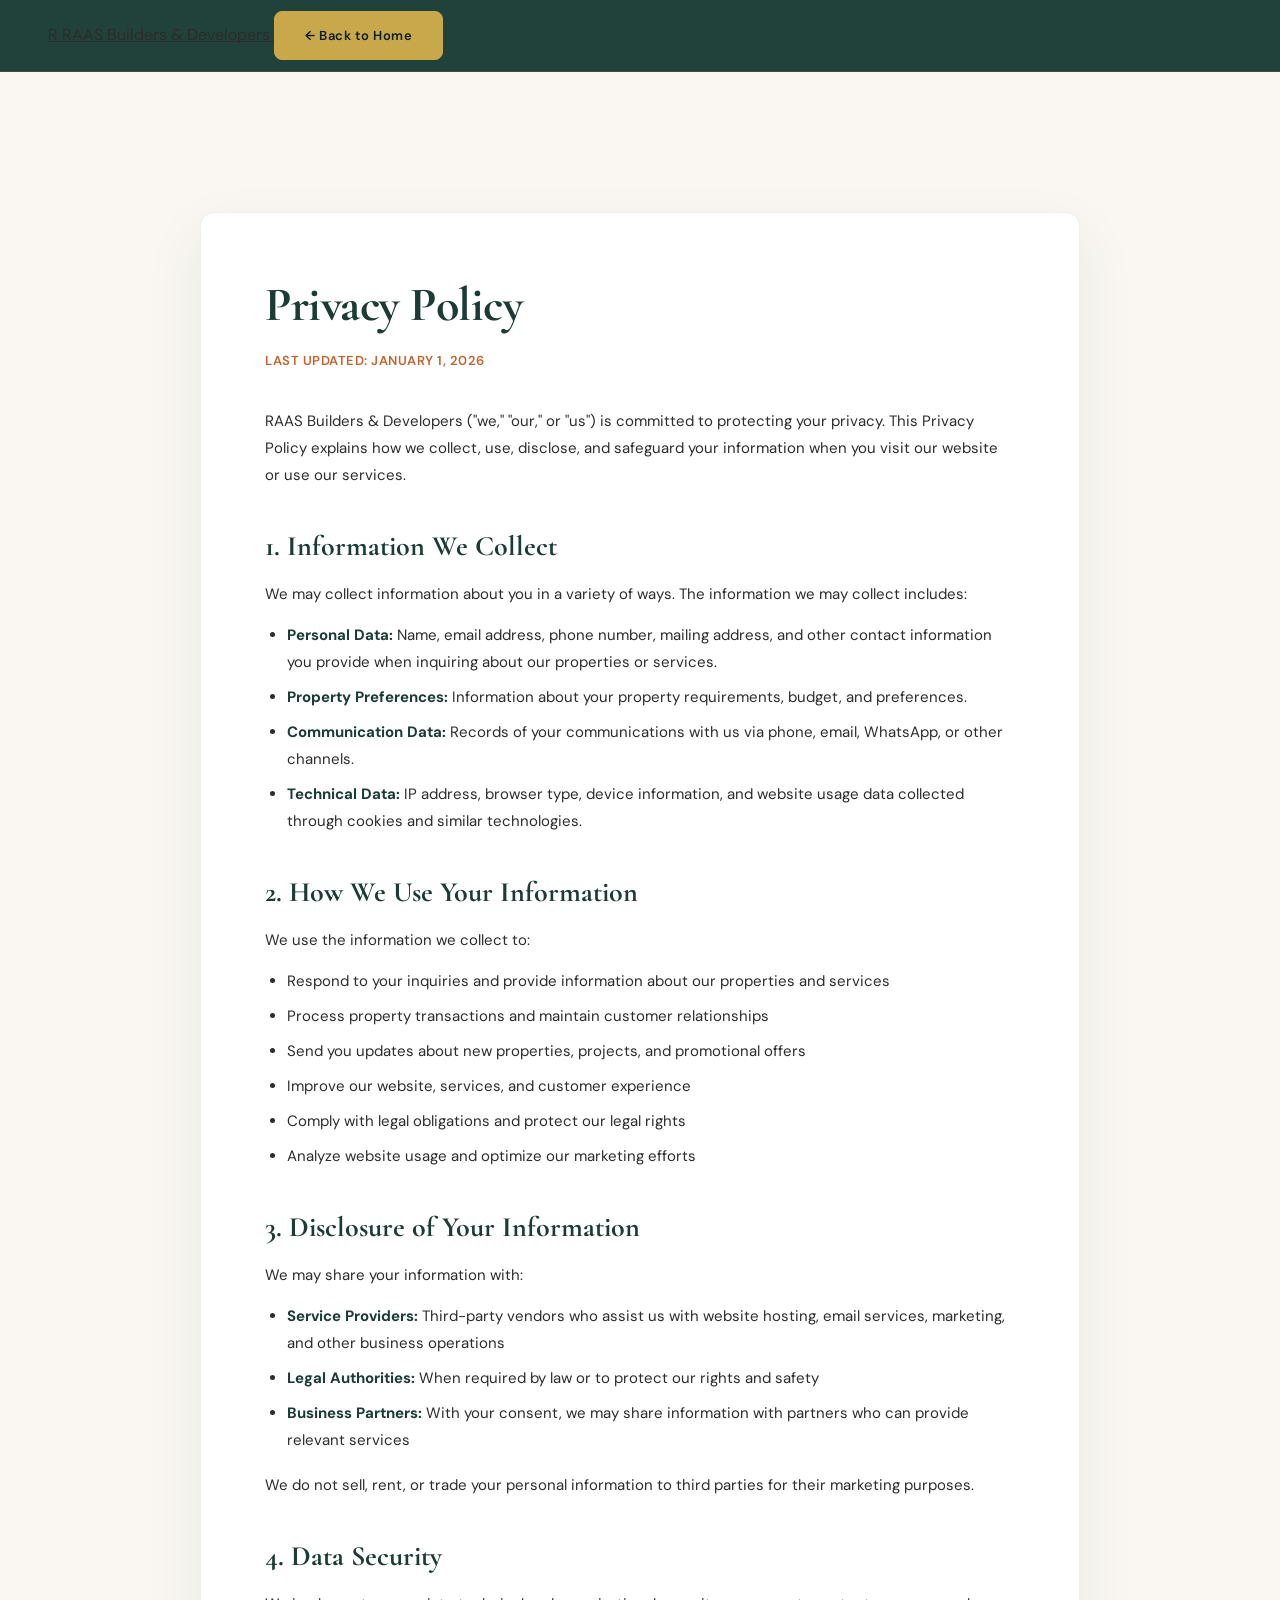
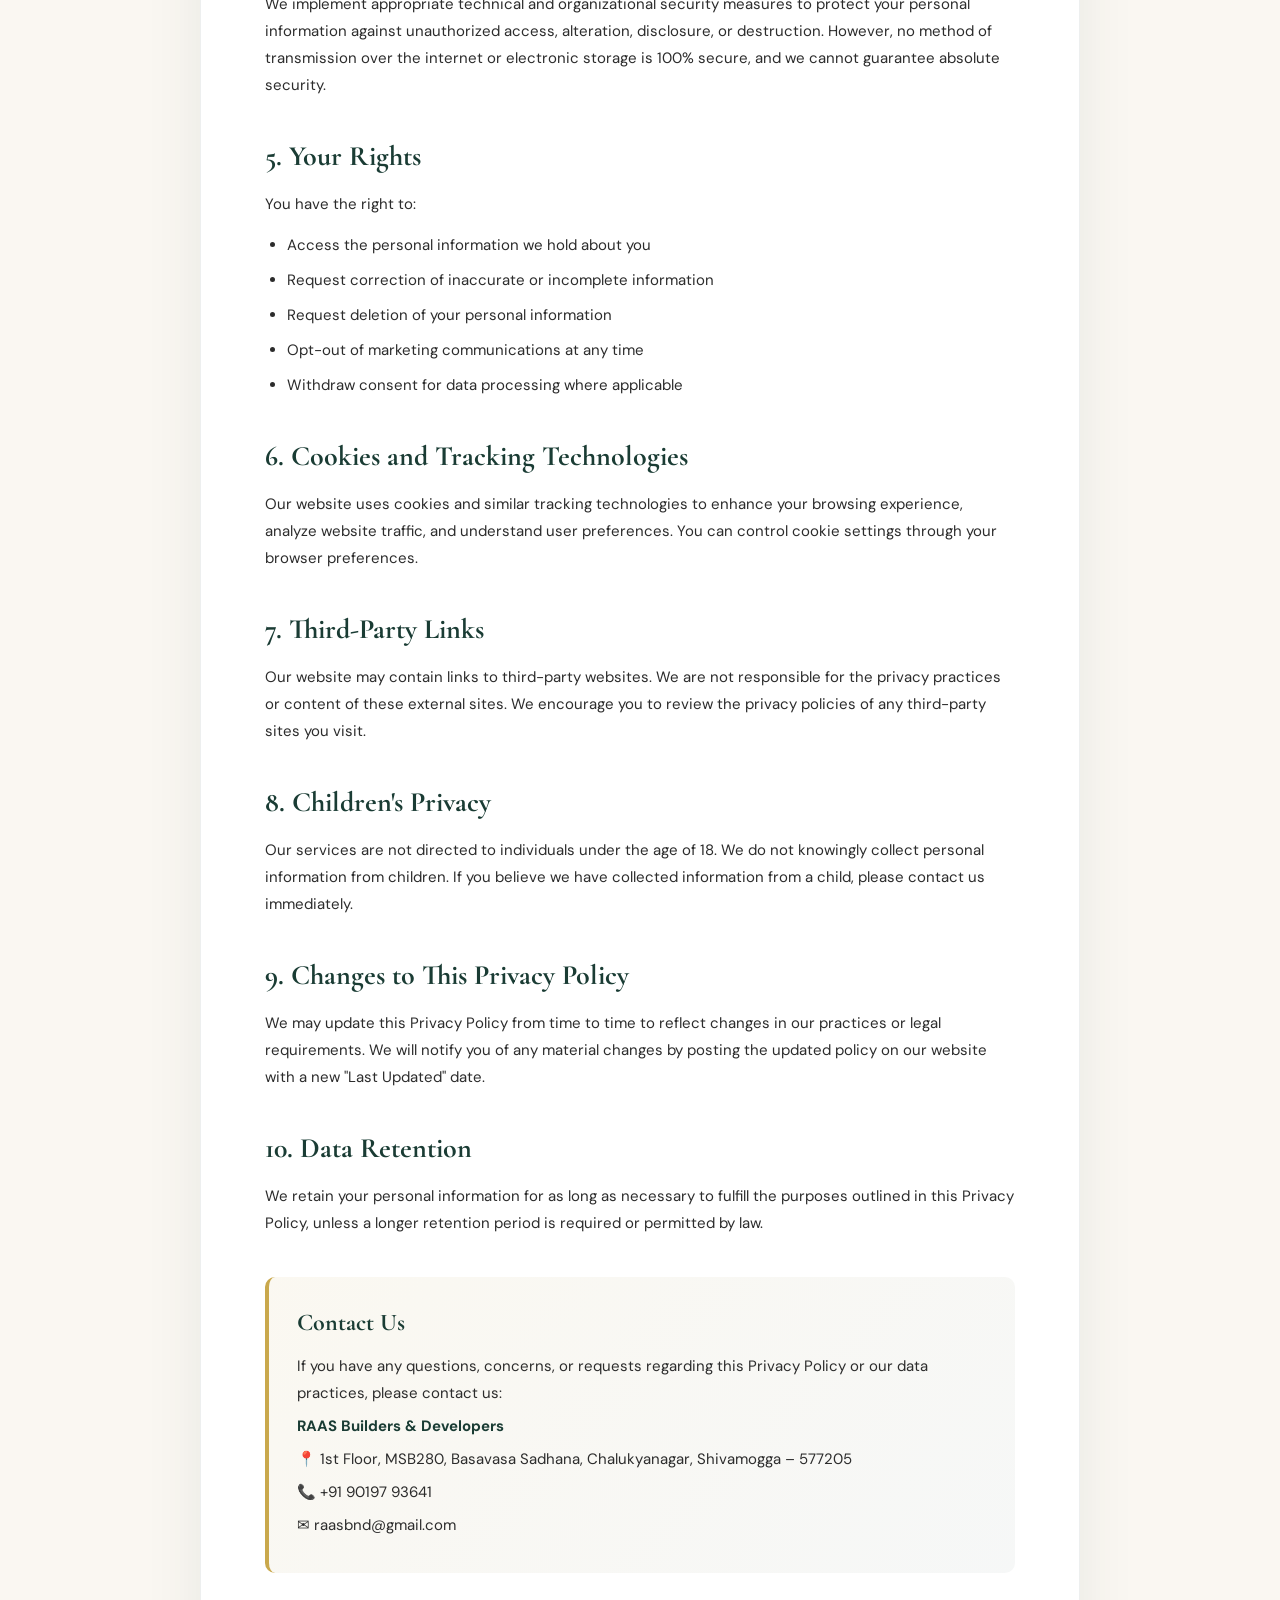
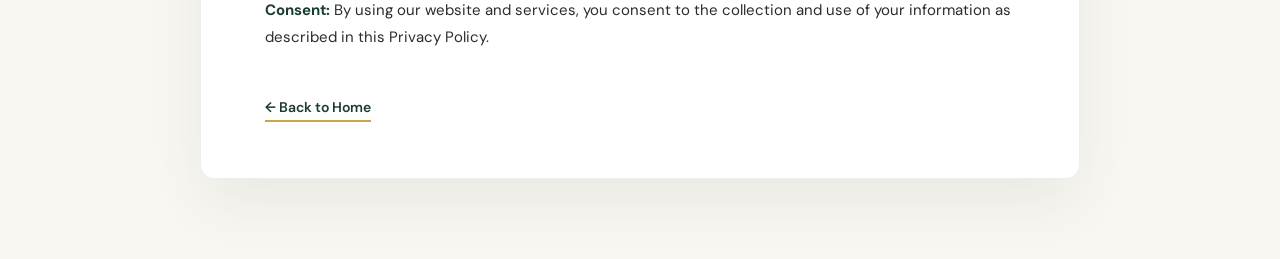
<file: privacy-policy.html>
<!DOCTYPE html>
<html lang="en">
<head>
<meta charset="UTF-8">
<meta name="viewport" content="width=device-width, initial-scale=1.0">
<meta name="robots" content="noindex">
<title>Privacy Policy — RAAS Builders &amp; Developers</title>
<meta name="description" content="Privacy policy for RAAS Builders & Developers. How we collect, use and protect your information.">
<link rel="icon" href="data:image/svg+xml,%3Csvg xmlns='http://www.w3.org/2000/svg' viewBox='0 0 100 100'%3E%3Crect width='100' height='100' rx='18' fill='%231A3C34'/%3E%3Ctext x='50' y='66' font-family='Cormorant Garamond, serif' font-size='52' font-weight='700' text-anchor='middle' fill='%23C9A84C'%3ER%3C/text%3E%3C/svg%3E">
<link rel="preconnect" href="https://fonts.googleapis.com">
<link rel="preconnect" href="https://fonts.gstatic.com" crossorigin>
<link href="https://fonts.googleapis.com/css2?family=Cormorant+Garamond:wght@500;600;700&family=DM+Sans:wght@300;400;500;600;700&display=swap" rel="stylesheet">
<link rel="stylesheet" href="css/style.css">
<style>
  .legal-page {
    background: var(--cream);
    padding: 140px 20px 80px;
    min-height: 100vh;
  }
  .legal-wrap {
    max-width: 880px;
    margin: 0 auto;
    background: #fff;
    padding: 56px clamp(24px, 5vw, 64px);
    border-radius: 14px;
    box-shadow: 0 24px 60px rgba(26,60,52,0.08);
    border: 1px solid rgba(26,60,52,0.08);
  }
  .legal-wrap h1 {
    font-family: 'Cormorant Garamond', serif;
    font-size: clamp(34px, 5vw, 48px);
    color: var(--forest);
    font-weight: 700;
    margin-bottom: 8px;
    letter-spacing: -0.5px;
  }
  .legal-wrap .last-updated {
    color: var(--terra);
    font-size: 13px;
    font-weight: 600;
    letter-spacing: 0.5px;
    text-transform: uppercase;
    margin-bottom: 36px;
  }
  .legal-wrap h2 {
    font-family: 'Cormorant Garamond', serif;
    font-size: clamp(22px, 3vw, 28px);
    color: var(--forest);
    font-weight: 700;
    margin-top: 36px;
    margin-bottom: 14px;
  }
  .legal-wrap p {
    color: var(--charcoal);
    font-size: 15px;
    line-height: 1.8;
    margin-bottom: 14px;
  }
  .legal-wrap ul {
    margin: 14px 0 18px 22px;
  }
  .legal-wrap li {
    color: var(--charcoal);
    font-size: 15px;
    line-height: 1.8;
    margin-bottom: 8px;
  }
  .legal-wrap strong { color: var(--forest); }
  .legal-contact {
    margin-top: 40px;
    padding: 28px;
    background: linear-gradient(135deg, rgba(201,168,76,0.08), rgba(26,60,52,0.04));
    border-left: 4px solid var(--gold);
    border-radius: 10px;
  }
  .legal-contact h3 {
    font-family: 'Cormorant Garamond', serif;
    font-size: 24px;
    color: var(--forest);
    margin-bottom: 12px;
  }
  .legal-contact p { margin-bottom: 6px; }
  .legal-back {
    display: inline-block;
    margin-top: 32px;
    color: var(--forest);
    text-decoration: none;
    font-weight: 600;
    font-size: 14px;
    border-bottom: 2px solid var(--gold);
    padding-bottom: 2px;
  }
  .legal-back:hover { color: var(--terra); }
</style>
</head>
<body>

<!-- ─── Nav ─── -->
<header class="nav-bar">
  <div class="nav-inner">
    <a href="index.html" class="nav-brand">
      <span class="brand-mark">R</span>
      <span class="brand-text">
        <span class="brand-name">RAAS Builders</span>
        <span class="brand-tag">&amp; Developers</span>
      </span>
    </a>
    <a href="index.html" class="btn-primary">← Back to Home</a>
  </div>
</header>

<main class="legal-page">
  <div class="legal-wrap">
    <h1>Privacy Policy</h1>
    <p class="last-updated">Last Updated: January 1, 2026</p>

    <p>RAAS Builders &amp; Developers ("we," "our," or "us") is committed to protecting your privacy. This Privacy Policy explains how we collect, use, disclose, and safeguard your information when you visit our website or use our services.</p>

    <h2>1. Information We Collect</h2>
    <p>We may collect information about you in a variety of ways. The information we may collect includes:</p>
    <ul>
      <li><strong>Personal Data:</strong> Name, email address, phone number, mailing address, and other contact information you provide when inquiring about our properties or services.</li>
      <li><strong>Property Preferences:</strong> Information about your property requirements, budget, and preferences.</li>
      <li><strong>Communication Data:</strong> Records of your communications with us via phone, email, WhatsApp, or other channels.</li>
      <li><strong>Technical Data:</strong> IP address, browser type, device information, and website usage data collected through cookies and similar technologies.</li>
    </ul>

    <h2>2. How We Use Your Information</h2>
    <p>We use the information we collect to:</p>
    <ul>
      <li>Respond to your inquiries and provide information about our properties and services</li>
      <li>Process property transactions and maintain customer relationships</li>
      <li>Send you updates about new properties, projects, and promotional offers</li>
      <li>Improve our website, services, and customer experience</li>
      <li>Comply with legal obligations and protect our legal rights</li>
      <li>Analyze website usage and optimize our marketing efforts</li>
    </ul>

    <h2>3. Disclosure of Your Information</h2>
    <p>We may share your information with:</p>
    <ul>
      <li><strong>Service Providers:</strong> Third-party vendors who assist us with website hosting, email services, marketing, and other business operations</li>
      <li><strong>Legal Authorities:</strong> When required by law or to protect our rights and safety</li>
      <li><strong>Business Partners:</strong> With your consent, we may share information with partners who can provide relevant services</li>
    </ul>
    <p>We do not sell, rent, or trade your personal information to third parties for their marketing purposes.</p>

    <h2>4. Data Security</h2>
    <p>We implement appropriate technical and organizational security measures to protect your personal information against unauthorized access, alteration, disclosure, or destruction. However, no method of transmission over the internet or electronic storage is 100% secure, and we cannot guarantee absolute security.</p>

    <h2>5. Your Rights</h2>
    <p>You have the right to:</p>
    <ul>
      <li>Access the personal information we hold about you</li>
      <li>Request correction of inaccurate or incomplete information</li>
      <li>Request deletion of your personal information</li>
      <li>Opt-out of marketing communications at any time</li>
      <li>Withdraw consent for data processing where applicable</li>
    </ul>

    <h2>6. Cookies and Tracking Technologies</h2>
    <p>Our website uses cookies and similar tracking technologies to enhance your browsing experience, analyze website traffic, and understand user preferences. You can control cookie settings through your browser preferences.</p>

    <h2>7. Third-Party Links</h2>
    <p>Our website may contain links to third-party websites. We are not responsible for the privacy practices or content of these external sites. We encourage you to review the privacy policies of any third-party sites you visit.</p>

    <h2>8. Children's Privacy</h2>
    <p>Our services are not directed to individuals under the age of 18. We do not knowingly collect personal information from children. If you believe we have collected information from a child, please contact us immediately.</p>

    <h2>9. Changes to This Privacy Policy</h2>
    <p>We may update this Privacy Policy from time to time to reflect changes in our practices or legal requirements. We will notify you of any material changes by posting the updated policy on our website with a new "Last Updated" date.</p>

    <h2>10. Data Retention</h2>
    <p>We retain your personal information for as long as necessary to fulfill the purposes outlined in this Privacy Policy, unless a longer retention period is required or permitted by law.</p>

    <div class="legal-contact">
      <h3>Contact Us</h3>
      <p>If you have any questions, concerns, or requests regarding this Privacy Policy or our data practices, please contact us:</p>
      <p><strong>RAAS Builders &amp; Developers</strong></p>
      <p>📍 1st Floor, MSB280, Basavasa Sadhana, Chalukyanagar, Shivamogga – 577205</p>
      <p>📞 <span data-setting="phone_bengaluru">+91 90197 93641</span></p>
      <p>✉ <span data-setting="email">raasbnd@gmail.com</span></p>
    </div>

    <p style="margin-top:24px;"><strong>Consent:</strong> By using our website and services, you consent to the collection and use of your information as described in this Privacy Policy.</p>

    <a href="index.html" class="legal-back">← Back to Home</a>
  </div>
</main>

<script>
  // Apply admin-saved contact details if present
  (function() {
    try {
      const s = JSON.parse(localStorage.getItem('raas_site_settings') || '{}');
      document.querySelectorAll('[data-setting]').forEach(el => {
        const k = el.getAttribute('data-setting');
        if (s[k]) el.innerHTML = s[k];
      });
    } catch (e) {}
  })();
</script>

</body>
</html>
</file>
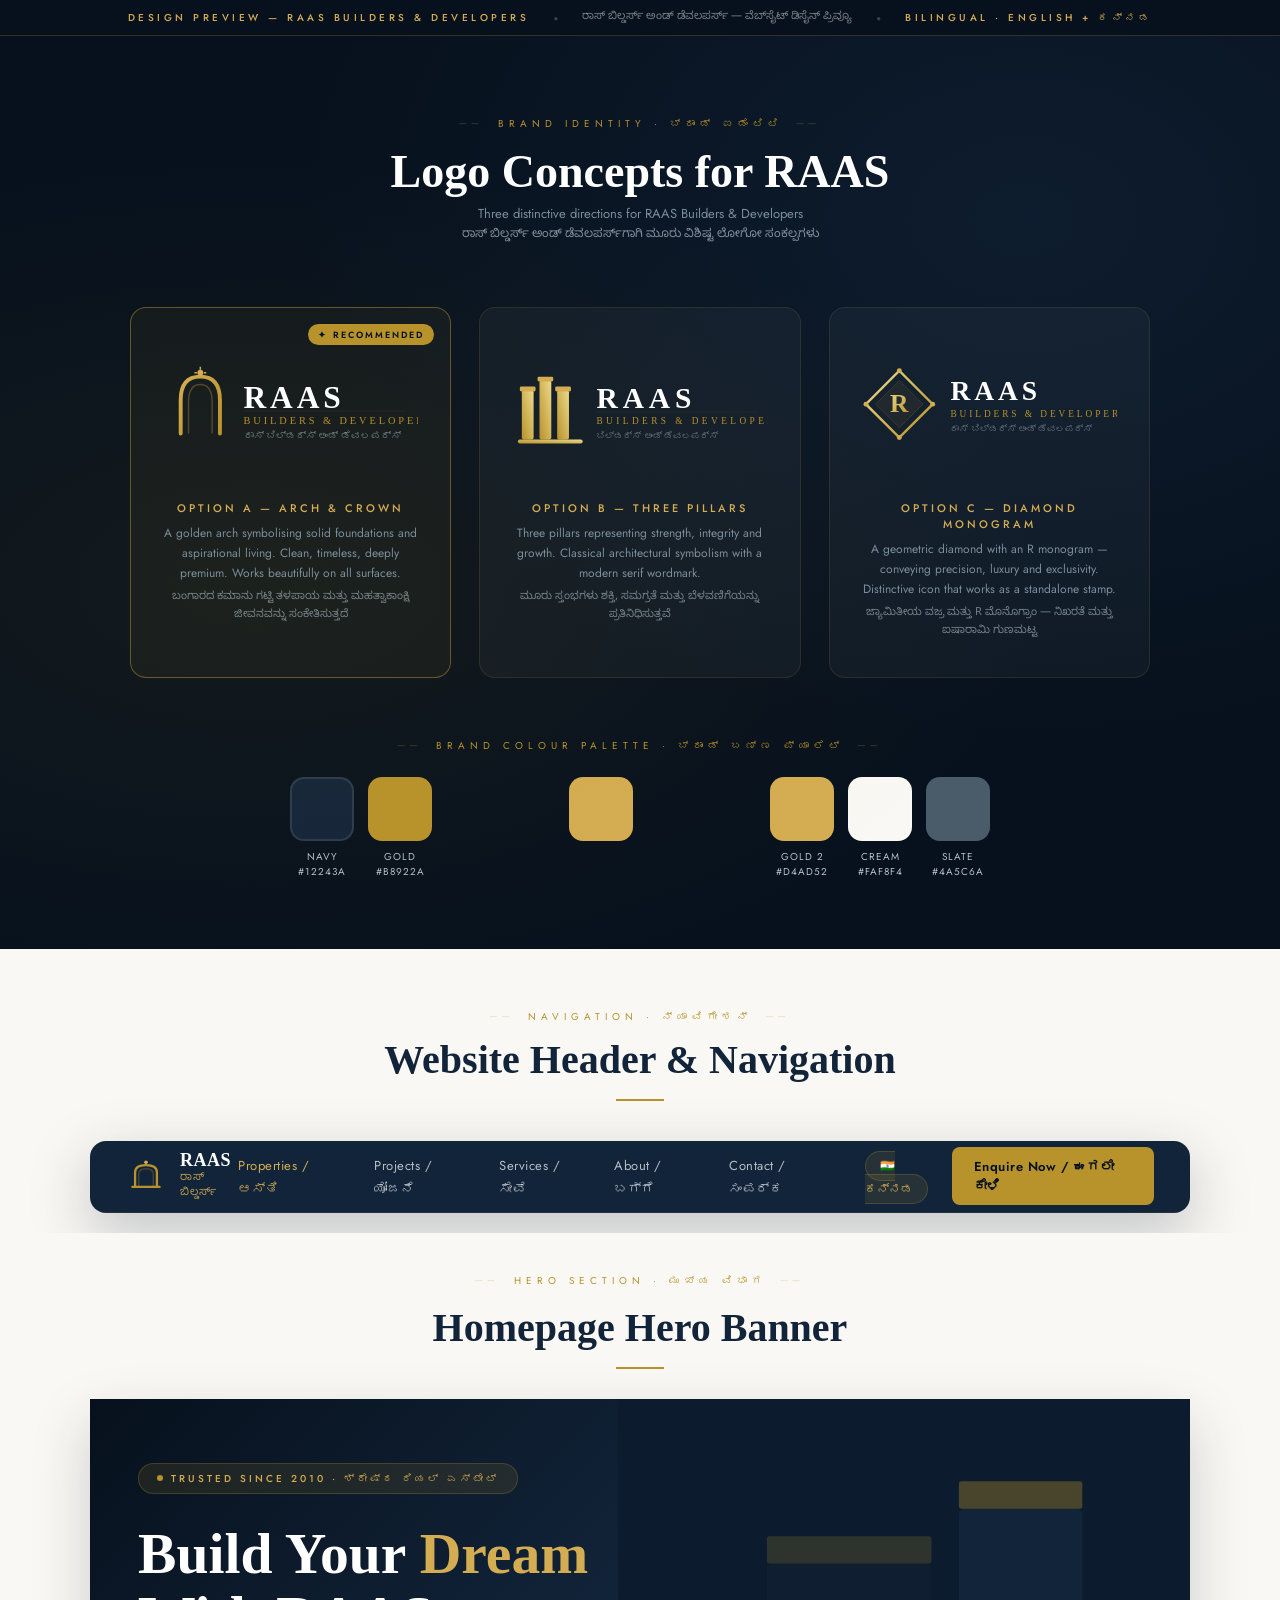
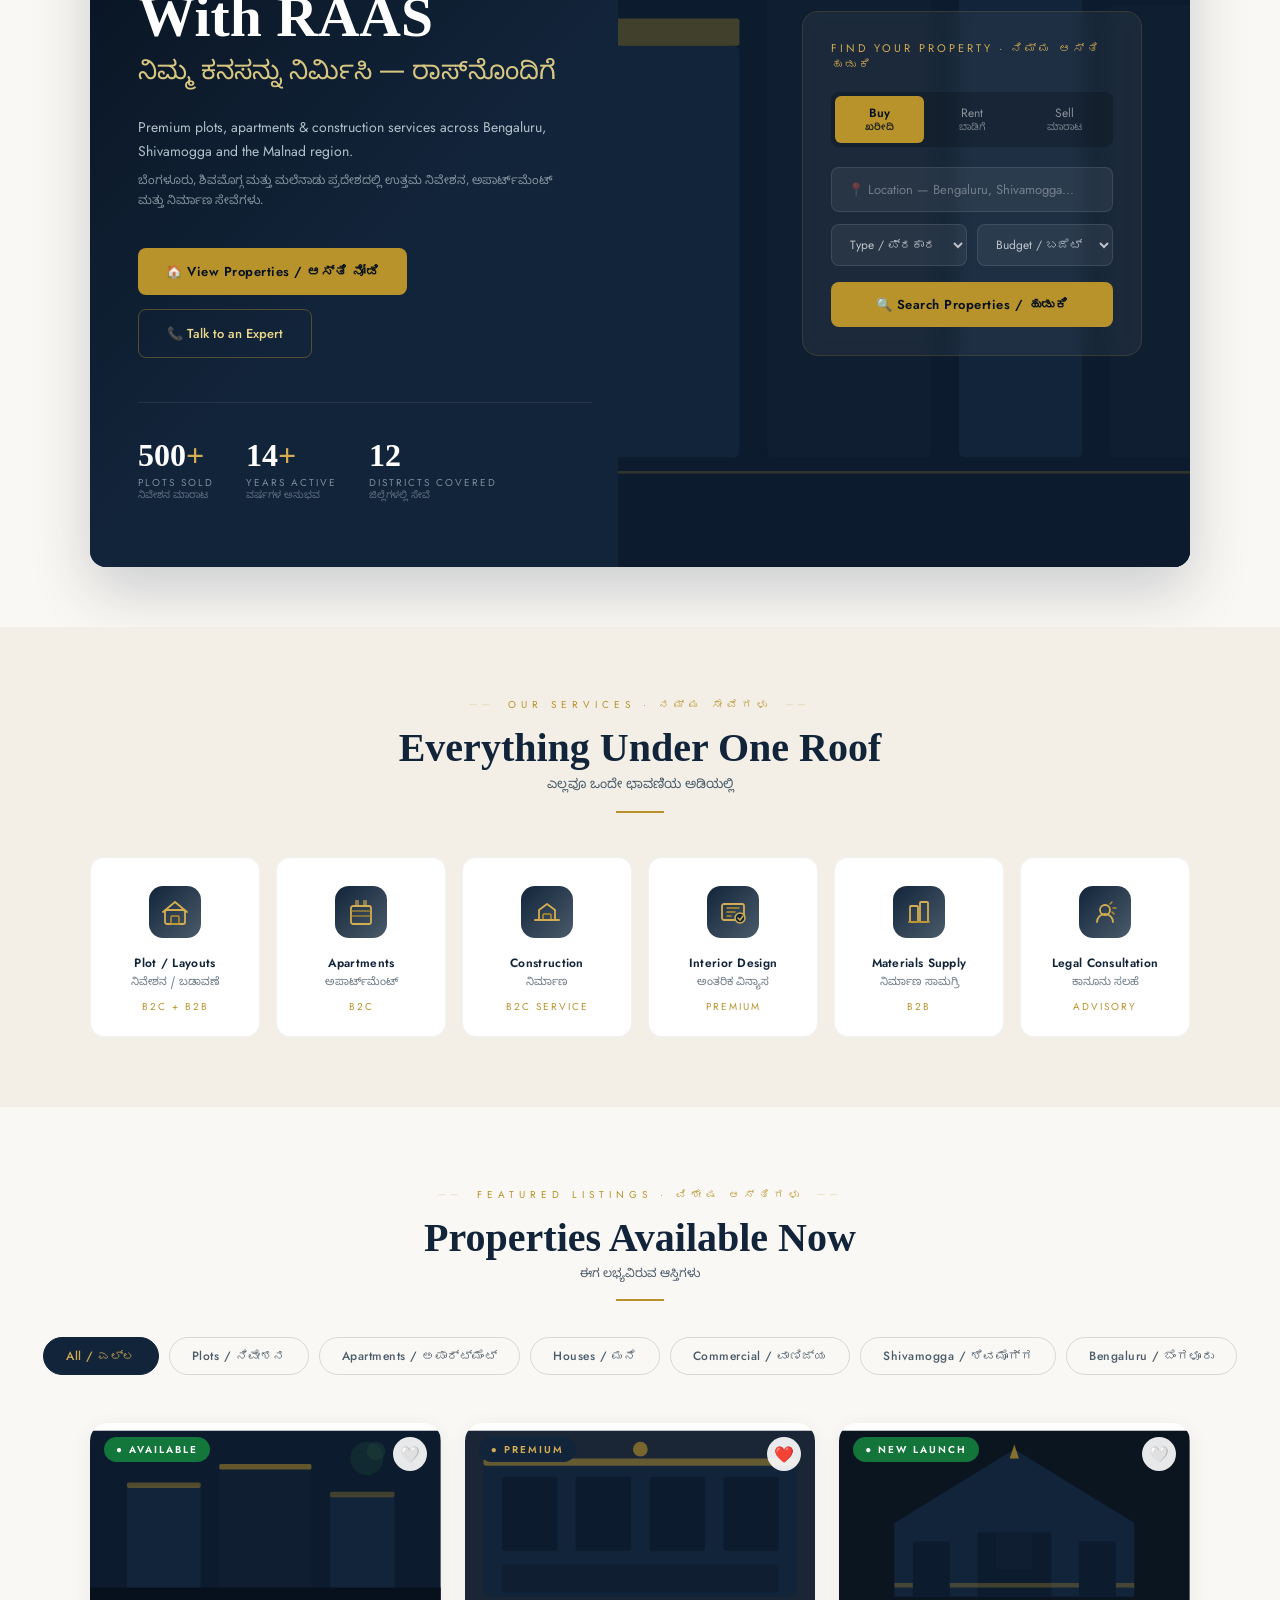
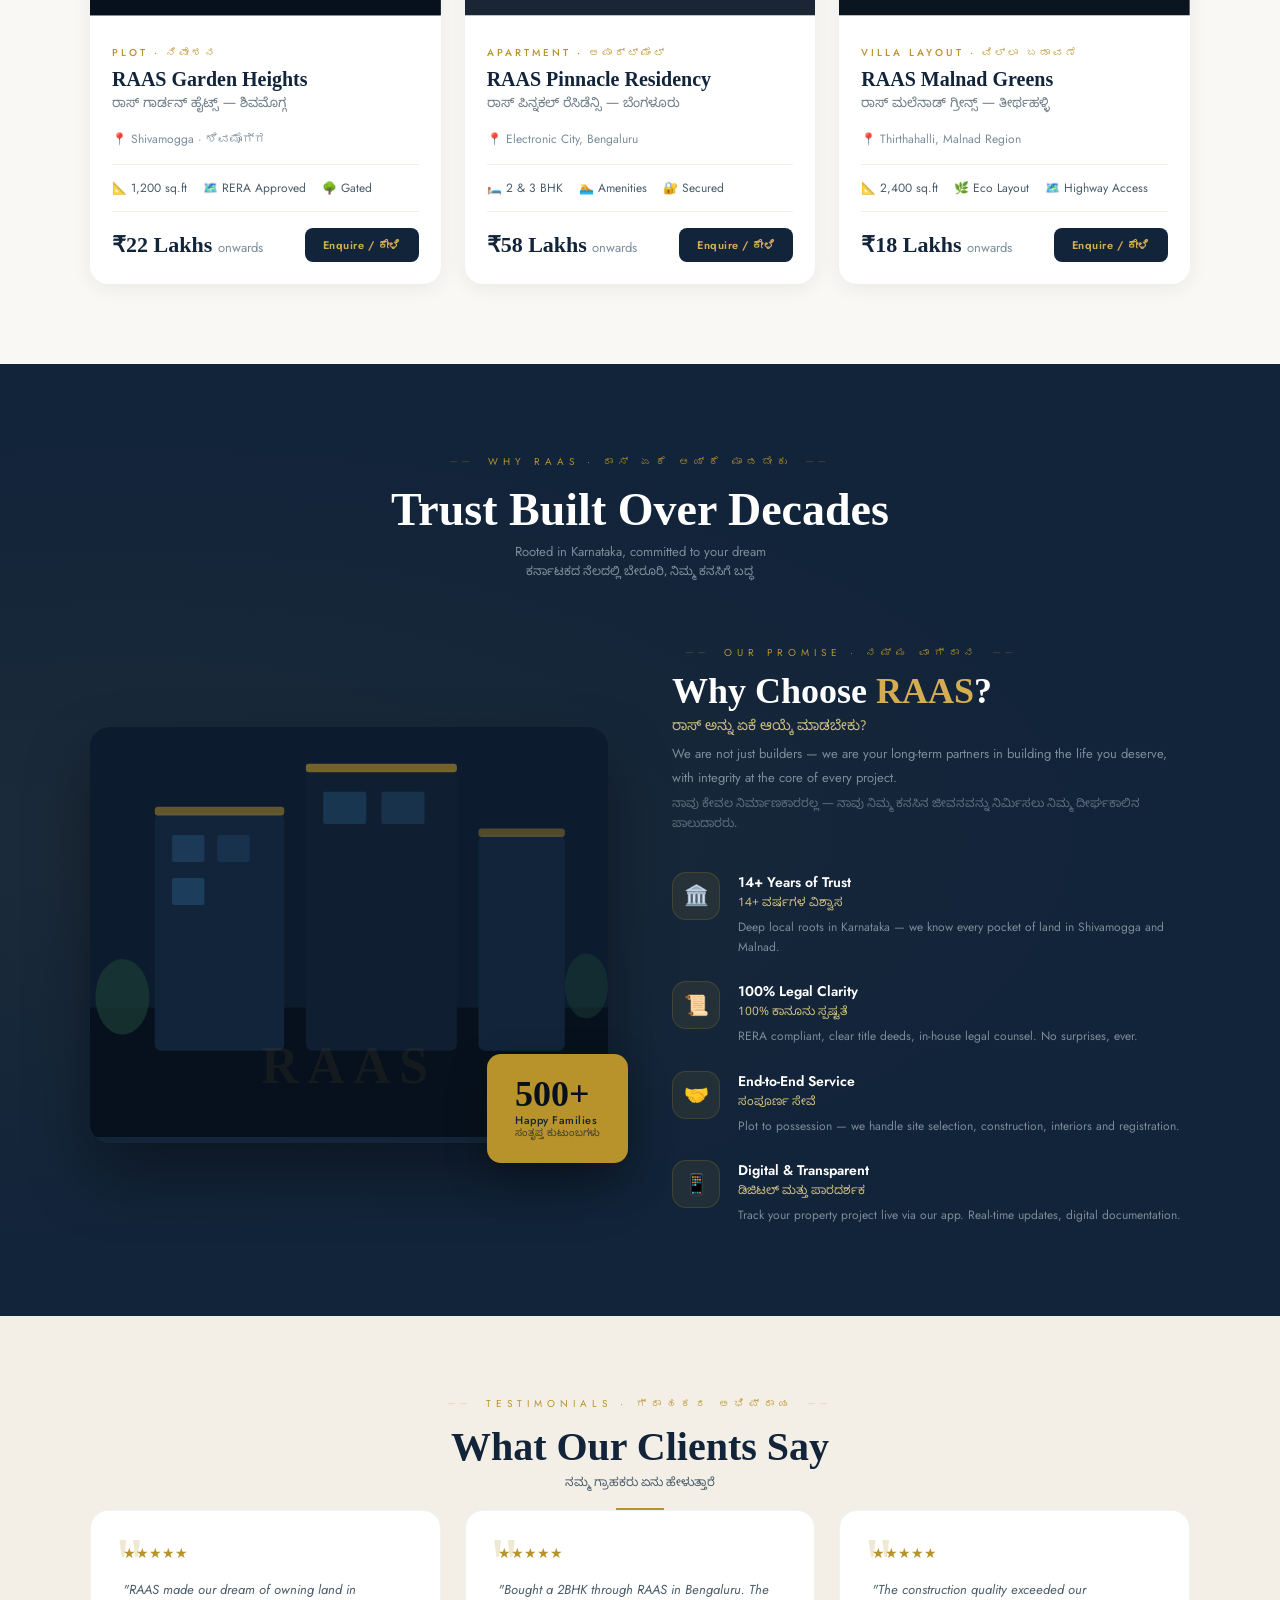
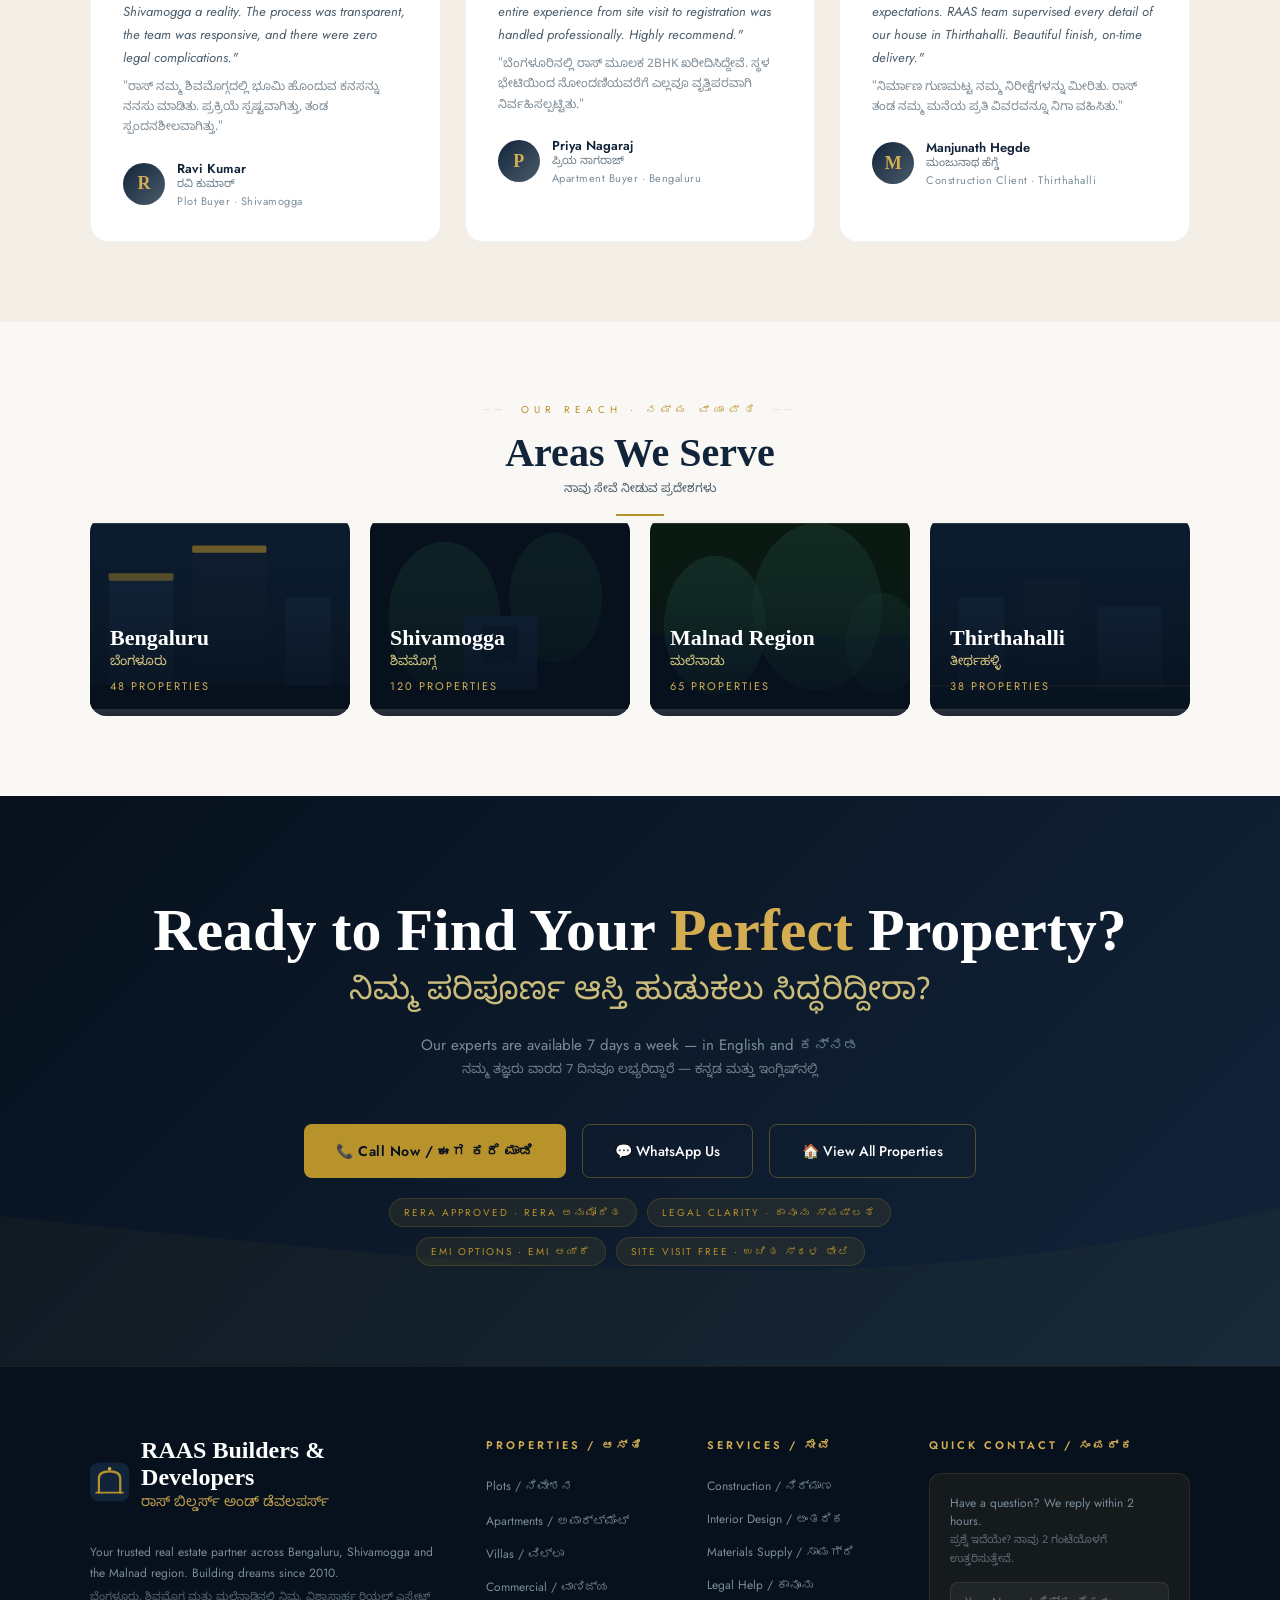
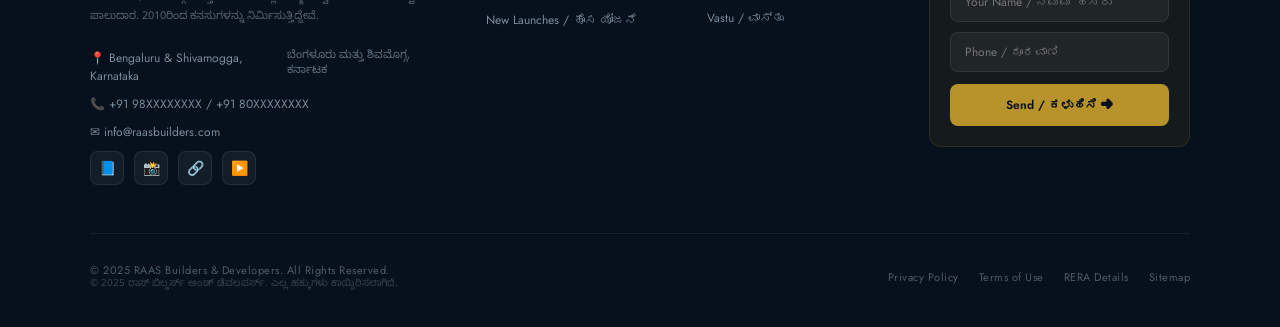
<file: RAAS_Website_Mockup.html>
<!DOCTYPE html>
<html lang="en">
<head>
<meta charset="UTF-8">
<meta name="viewport" content="width=device-width, initial-scale=1.0">
<title>RAAS Builders & Developers — Website Design Mockup</title>
<link href="https://fonts.googleapis.com/css2?family=Cormorant+Garant:ital,wght@0,300;0,400;0,600;0,700;1,400&family=Jost:wght@300;400;500;600&family=Noto+Sans+Kannada:wght@300;400;500;600;700&display=swap" rel="stylesheet">
<style>
/* ── DESIGN SYSTEM ── */
:root {
  --navy:   #12243A;
  --navy2:  #0C1C2E;
  --navy3:  #07111D;
  --gold:   #B8922A;
  --gold2:  #D4AD52;
  --gold3:  #EDD98A;
  --gold4:  #F8F0D8;
  --cream:  #FAF8F4;
  --ivory:  #F3EFE6;
  --warm:   #E8DFC8;
  --terr:   #8B4513;
  --slate:  #4A5C6A;
  --mid:    #7A8D9A;
  --light:  #B2C0C8;
  --white:  #FFFFFF;
  --dark:   #1A1A1A;
}
*,*::before,*::after{box-sizing:border-box;margin:0;padding:0}
html{scroll-behavior:smooth}
body{font-family:'Jost',sans-serif;background:var(--cream);color:var(--dark);overflow-x:hidden}

/* ── BANNER ── */
.banner{background:var(--navy3);padding:10px 24px;display:flex;align-items:center;justify-content:center;gap:24px;position:sticky;top:0;z-index:1000;border-bottom:1px solid rgba(184,146,42,0.25)}
.banner-text{color:var(--gold2);font-size:10px;letter-spacing:3.5px;text-transform:uppercase;font-weight:500}
.banner-dot{color:rgba(255,255,255,0.2);font-size:8px}
.banner-kannada{color:rgba(255,255,255,0.45);font-family:'Noto Sans Kannada',sans-serif;font-size:11px}

/* ── SECTION: LOGO CONCEPTS ── */
.logo-section{background:var(--navy3);padding:80px 40px 70px;position:relative;overflow:hidden}
.logo-section::before{content:'';position:absolute;inset:0;
  background:radial-gradient(ellipse at 20% 60%,rgba(184,146,42,0.07),transparent 55%),
             radial-gradient(ellipse at 80% 20%,rgba(18,36,58,0.6),transparent 50%)}

.eyebrow{text-align:center;font-size:10px;letter-spacing:5px;text-transform:uppercase;color:var(--gold);margin-bottom:14px;position:relative}
.eyebrow::before,.eyebrow::after{content:'──';margin:0 14px;opacity:0.35}
.section-h{font-family:'Cormorant Garant',serif;font-size:clamp(28px,4vw,46px);font-weight:600;color:var(--white);text-align:center;margin-bottom:6px;position:relative}
.section-sub{text-align:center;color:var(--mid);font-size:13px;margin-bottom:64px;position:relative}
.section-sub-k{font-family:'Noto Sans Kannada',sans-serif;font-size:12px;color:var(--light);opacity:0.7;margin-top:3px}

.logo-grid{display:grid;grid-template-columns:repeat(3,1fr);gap:28px;max-width:1020px;margin:0 auto}
.logo-card{background:rgba(255,255,255,0.035);border:1px solid rgba(184,146,42,0.15);border-radius:16px;padding:44px 32px 36px;text-align:center;transition:all 0.4s ease;cursor:pointer;position:relative;overflow:hidden}
.logo-card::before{content:'';position:absolute;inset:0;background:linear-gradient(135deg,rgba(184,146,42,0.04),transparent);border-radius:16px;opacity:0;transition:opacity 0.4s}
.logo-card:hover::before{opacity:1}
.logo-card:hover{border-color:rgba(184,146,42,0.4);transform:translateY(-6px);box-shadow:0 24px 48px rgba(0,0,0,0.3),0 0 0 1px rgba(184,146,42,0.1)}
.logo-card.recommended{border-color:rgba(184,146,42,0.5);background:rgba(184,146,42,0.06)}
.recommended-badge{position:absolute;top:16px;right:16px;background:var(--gold);color:var(--navy3);font-size:9px;letter-spacing:2px;text-transform:uppercase;padding:4px 10px;border-radius:20px;font-weight:600}
.logo-display{height:120px;display:flex;align-items:center;justify-content:center;margin-bottom:28px}
.logo-name{font-size:11px;letter-spacing:3px;text-transform:uppercase;color:var(--gold2);margin-bottom:8px;font-weight:500}
.logo-desc{font-size:12px;color:var(--mid);line-height:1.65;margin-bottom:6px}
.logo-desc-k{font-family:'Noto Sans Kannada',sans-serif;font-size:11px;color:var(--light);opacity:0.6;line-height:1.6}

/* SVG logos */
svg text{font-family:'Cormorant Garant',serif}

/* ── NAV ── */
.nav-section{background:var(--cream);padding:60px 40px 20px}
.eyebrow-dark{text-align:center;font-size:10px;letter-spacing:5px;text-transform:uppercase;color:var(--gold);margin-bottom:12px}
.eyebrow-dark::before,.eyebrow-dark::after{content:'──';margin:0 14px;opacity:0.3;color:var(--gold)}
.section-h-dark{font-family:'Cormorant Garant',serif;font-size:clamp(24px,3.5vw,40px);font-weight:600;color:var(--navy);text-align:center;margin-bottom:6px}
.nav-mock{max-width:1100px;margin:40px auto 0;background:var(--navy);border-radius:16px;overflow:hidden;box-shadow:0 20px 60px rgba(18,36,58,0.25)}
.nav-bar{display:flex;align-items:center;justify-content:space-between;padding:0 36px;height:72px;border-bottom:1px solid rgba(184,146,42,0.12)}
.nav-logo-area{display:flex;align-items:center;gap:14px}
.nav-logo-icon{width:44px;height:44px}
.nav-logo-text{display:flex;flex-direction:column}
.nav-company{font-family:'Cormorant Garant',serif;color:var(--white);font-size:18px;font-weight:600;letter-spacing:0.5px;line-height:1.1}
.nav-company-k{font-family:'Noto Sans Kannada',sans-serif;color:var(--gold2);font-size:11px;font-weight:400;letter-spacing:0.5px;opacity:0.85}
.nav-links{display:flex;gap:32px;list-style:none}
.nav-links a{color:rgba(255,255,255,0.7);text-decoration:none;font-size:13px;letter-spacing:0.5px;transition:color 0.3s}
.nav-links a:hover,.nav-links a.active{color:var(--gold2)}
.nav-links .lang-toggle{background:rgba(184,146,42,0.12);border:1px solid rgba(184,146,42,0.25);border-radius:20px;padding:5px 14px;color:var(--gold2);font-size:12px;cursor:pointer}
.nav-cta{background:var(--gold);color:var(--navy3);font-size:13px;font-weight:600;letter-spacing:0.5px;padding:10px 22px;border-radius:8px;text-decoration:none;transition:background 0.3s}
.nav-cta:hover{background:var(--gold2)}

/* ── HERO ── */
.hero-section{background:var(--cream);padding:40px 40px 60px}
.hero-mock{max-width:1100px;margin:0 auto;background:var(--navy);border-radius:0 0 16px 16px;overflow:hidden;box-shadow:0 24px 60px rgba(18,36,58,0.2)}
.hero-inner{position:relative;min-height:560px;display:grid;grid-template-columns:1fr 1fr;align-items:center;gap:0}
.hero-bg{position:absolute;inset:0;background:linear-gradient(135deg,var(--navy3) 0%,var(--navy) 40%,rgba(18,36,58,0.85) 100%)}
.hero-bg::after{content:'';position:absolute;right:0;top:0;width:52%;height:100%;background:url('data:image/svg+xml,<svg xmlns="http://www.w3.org/2000/svg" viewBox="0 0 600 560"><rect width="600" height="560" fill="%230C1C2E"/><rect x="80" y="180" width="100" height="300" rx="4" fill="%2312243A"/><rect x="200" y="120" width="120" height="360" rx="4" fill="%230F1E30"/><rect x="340" y="80" width="90" height="400" rx="4" fill="%2312243A"/><rect x="450" y="150" width="80" height="330" rx="4" fill="%230F1E30"/><rect x="80" y="160" width="100" height="20" rx="2" fill="%23B8922A" opacity="0.3"/><rect x="200" y="100" width="120" height="20" rx="2" fill="%23B8922A" opacity="0.2"/><rect x="340" y="60" width="90" height="20" rx="2" fill="%23B8922A" opacity="0.35"/><rect x="0" y="490" width="600" height="70" fill="%230C1C2E"/><rect x="0" y="490" width="600" height="2" fill="%23B8922A" opacity="0.2"/></svg>') center/cover no-repeat}
.hero-content{position:relative;z-index:2;padding:64px 48px}
.hero-badge{display:inline-flex;align-items:center;gap:8px;background:rgba(184,146,42,0.12);border:1px solid rgba(184,146,42,0.25);border-radius:24px;padding:7px 18px;margin-bottom:28px}
.hero-badge-dot{width:6px;height:6px;border-radius:50%;background:var(--gold);animation:pulse 2s infinite}
@keyframes pulse{0%,100%{opacity:1;transform:scale(1)}50%{opacity:0.5;transform:scale(1.3)}}
.hero-badge-text{font-size:10px;letter-spacing:3px;text-transform:uppercase;color:var(--gold2);font-weight:500}
.hero-h1{font-family:'Cormorant Garant',serif;font-size:clamp(36px,4.5vw,58px);font-weight:700;color:var(--white);line-height:1.1;margin-bottom:10px}
.hero-h1 em{color:var(--gold2);font-style:normal}
.hero-h1-k{font-family:'Noto Sans Kannada',sans-serif;font-size:clamp(18px,2.5vw,26px);font-weight:400;color:var(--gold3);line-height:1.4;margin-bottom:20px;opacity:0.9}
.hero-p{font-size:14px;color:var(--light);line-height:1.75;margin-bottom:8px;max-width:420px}
.hero-p-k{font-family:'Noto Sans Kannada',sans-serif;font-size:12px;color:rgba(178,192,200,0.7);line-height:1.7;margin-bottom:36px;max-width:420px}
.hero-btns{display:flex;gap:14px;flex-wrap:wrap}
.btn-primary{background:var(--gold);color:var(--navy3);padding:14px 28px;border-radius:8px;font-size:13px;font-weight:600;text-decoration:none;letter-spacing:0.5px;display:flex;align-items:center;gap:8px;transition:all 0.3s}
.btn-primary:hover{background:var(--gold2);transform:translateY(-2px)}
.btn-secondary{background:transparent;border:1px solid rgba(184,146,42,0.4);color:var(--gold3);padding:14px 28px;border-radius:8px;font-size:13px;font-weight:500;text-decoration:none;transition:all 0.3s}
.btn-secondary:hover{border-color:var(--gold2);color:var(--white)}
.hero-stats{display:flex;gap:32px;margin-top:44px;padding-top:36px;border-top:1px solid rgba(255,255,255,0.08)}
.stat-item{text-align:left}
.stat-num{font-family:'Cormorant Garant',serif;font-size:32px;font-weight:700;color:var(--white);line-height:1;margin-bottom:4px}
.stat-num span{color:var(--gold2)}
.stat-lbl{font-size:10px;letter-spacing:2px;text-transform:uppercase;color:var(--mid);display:block}
.stat-lbl-k{font-family:'Noto Sans Kannada',sans-serif;font-size:10px;color:var(--mid);opacity:0.7;display:block}

/* ── SEARCH BAR ── */
.hero-search{position:relative;z-index:2;margin:0 0 0 auto;padding:40px 48px 40px 0;display:flex;align-items:center}
.search-card{background:rgba(255,255,255,0.05);border:1px solid rgba(184,146,42,0.18);border-radius:16px;padding:28px;width:340px;backdrop-filter:blur(8px)}
.search-label{font-size:11px;letter-spacing:3px;text-transform:uppercase;color:var(--gold2);margin-bottom:20px;display:block}
.search-tabs{display:flex;gap:4px;margin-bottom:20px;background:rgba(0,0,0,0.2);border-radius:8px;padding:4px}
.s-tab{flex:1;text-align:center;padding:8px;border-radius:6px;font-size:12px;color:rgba(255,255,255,0.5);cursor:pointer;transition:all 0.2s}
.s-tab.active{background:var(--gold);color:var(--navy3);font-weight:600}
.s-tab-k{font-family:'Noto Sans Kannada',sans-serif;font-size:10px;display:block;opacity:0.8}
.search-input{background:rgba(255,255,255,0.06);border:1px solid rgba(255,255,255,0.1);border-radius:8px;padding:12px 16px;color:var(--white);font-size:13px;width:100%;margin-bottom:12px;font-family:'Jost',sans-serif}
.search-input::placeholder{color:rgba(255,255,255,0.35)}
.search-row{display:grid;grid-template-columns:1fr 1fr;gap:10px;margin-bottom:16px}
.search-select{background:rgba(255,255,255,0.06);border:1px solid rgba(255,255,255,0.1);border-radius:8px;padding:10px 14px;color:rgba(255,255,255,0.7);font-size:12px;font-family:'Jost',sans-serif;width:100%}
.search-btn{width:100%;background:var(--gold);color:var(--navy3);border:none;border-radius:8px;padding:13px;font-size:13px;font-weight:600;cursor:pointer;font-family:'Jost',sans-serif;letter-spacing:0.5px;transition:background 0.3s}
.search-btn:hover{background:var(--gold2)}

/* ── SERVICES STRIP ── */
.services-section{background:var(--ivory);padding:70px 40px}
.services-grid{display:grid;grid-template-columns:repeat(6,1fr);gap:16px;max-width:1100px;margin:44px auto 0}
.svc-card{background:var(--white);border-radius:14px;padding:28px 16px 22px;text-align:center;border:1px solid rgba(18,36,58,0.06);transition:all 0.35s;cursor:pointer}
.svc-card:hover{border-color:var(--gold);box-shadow:0 12px 36px rgba(184,146,42,0.12);transform:translateY(-5px)}
.svc-icon{width:52px;height:52px;margin:0 auto 16px;display:flex;align-items:center;justify-content:center;background:linear-gradient(135deg,var(--navy),var(--slate));border-radius:14px}
.svc-name{font-size:12px;font-weight:600;color:var(--navy);letter-spacing:0.3px;margin-bottom:4px}
.svc-name-k{font-family:'Noto Sans Kannada',sans-serif;font-size:11px;color:var(--slate);opacity:0.8}
.svc-tag{font-size:10px;letter-spacing:2px;text-transform:uppercase;color:var(--gold);margin-top:8px}

/* ── PROPERTIES ── */
.properties-section{background:var(--cream);padding:80px 40px}
.prop-filter{display:flex;gap:10px;justify-content:center;margin-top:36px;margin-bottom:48px;flex-wrap:wrap}
.pf-chip{padding:9px 22px;border-radius:24px;font-size:12px;font-weight:500;letter-spacing:0.5px;cursor:pointer;border:1px solid rgba(18,36,58,0.15);color:var(--slate);transition:all 0.25s}
.pf-chip:hover,.pf-chip.active{background:var(--navy);color:var(--gold2);border-color:var(--navy)}
.pf-chip-k{font-family:'Noto Sans Kannada',sans-serif;font-size:10px;display:block;opacity:0.75;margin-top:1px}
.prop-grid{display:grid;grid-template-columns:repeat(3,1fr);gap:24px;max-width:1100px;margin:0 auto}
.prop-card{background:var(--white);border-radius:18px;overflow:hidden;box-shadow:0 4px 20px rgba(18,36,58,0.07);transition:all 0.35s;cursor:pointer}
.prop-card:hover{transform:translateY(-8px);box-shadow:0 20px 48px rgba(18,36,58,0.16)}
.prop-img{height:200px;position:relative;overflow:hidden}
.prop-img-bg{width:100%;height:100%;object-fit:cover;transition:transform 0.5s}
.prop-card:hover .prop-img-bg{transform:scale(1.05)}
.prop-badge{position:absolute;top:14px;left:14px;background:var(--navy);color:var(--gold2);font-size:10px;letter-spacing:2px;text-transform:uppercase;padding:5px 12px;border-radius:20px;font-weight:600}
.prop-badge.available{background:rgba(21,128,61,0.9);color:var(--white)}
.prop-badge.sold{background:rgba(185,28,28,0.85);color:var(--white)}
.prop-fav{position:absolute;top:14px;right:14px;width:34px;height:34px;border-radius:50%;background:rgba(255,255,255,0.9);display:flex;align-items:center;justify-content:center;font-size:16px;cursor:pointer}
.prop-body{padding:22px}
.prop-type{font-size:10px;letter-spacing:3px;text-transform:uppercase;color:var(--gold);margin-bottom:6px;font-weight:500}
.prop-type-k{font-family:'Noto Sans Kannada',sans-serif;font-size:10px;color:var(--slate);opacity:0.7}
.prop-title{font-family:'Cormorant Garant',serif;font-size:20px;font-weight:600;color:var(--navy);margin-bottom:4px;line-height:1.3}
.prop-title-k{font-family:'Noto Sans Kannada',sans-serif;font-size:13px;color:var(--slate);opacity:0.8;margin-bottom:14px;line-height:1.5}
.prop-location{display:flex;align-items:center;gap:6px;font-size:12px;color:var(--mid);margin-bottom:16px}
.prop-specs{display:flex;gap:16px;padding:14px 0;border-top:1px solid var(--ivory);border-bottom:1px solid var(--ivory);margin-bottom:16px}
.spec-item{display:flex;align-items:center;gap:6px;font-size:12px;color:var(--slate)}
.prop-footer{display:flex;align-items:center;justify-content:space-between}
.prop-price{font-family:'Cormorant Garant',serif;font-size:22px;font-weight:700;color:var(--navy)}
.prop-price span{font-size:13px;color:var(--mid);font-family:'Jost',sans-serif;font-weight:400}
.prop-enquire{background:var(--navy);color:var(--gold2);font-size:11px;font-weight:600;padding:9px 18px;border-radius:8px;text-decoration:none;letter-spacing:0.5px;transition:background 0.3s}
.prop-enquire:hover{background:var(--gold);color:var(--navy)}

/* property card SVG placeholders */
.prop-svg-bg{width:100%;height:100%}

/* ── WHY RAAS ── */
.why-section{background:var(--navy);padding:90px 40px;position:relative;overflow:hidden}
.why-section::before{content:'';position:absolute;inset:0;background:radial-gradient(ellipse at 10% 50%,rgba(184,146,42,0.06),transparent 60%),radial-gradient(ellipse at 90% 20%,rgba(18,36,58,0.5),transparent 50%)}
.why-grid{display:grid;grid-template-columns:1fr 1fr;gap:64px;max-width:1100px;margin:60px auto 0;align-items:center;position:relative}
.why-visual{position:relative}
.why-img-frame{border-radius:20px;overflow:hidden;box-shadow:0 32px 64px rgba(0,0,0,0.4)}
.why-stats-overlay{position:absolute;bottom:-20px;right:-20px;background:var(--gold);border-radius:14px;padding:22px 28px;box-shadow:0 16px 40px rgba(0,0,0,0.3)}
.why-stats-num{font-family:'Cormorant Garant',serif;font-size:36px;font-weight:700;color:var(--navy3);line-height:1}
.why-stats-lbl{font-size:11px;color:var(--navy);font-weight:500;letter-spacing:0.5px}
.why-stats-lbl-k{font-family:'Noto Sans Kannada',sans-serif;font-size:10px;color:var(--navy2);opacity:0.7}
.why-content{}
.why-points{display:grid;gap:24px;margin-top:36px}
.why-pt{display:flex;gap:18px;align-items:flex-start}
.why-pt-icon{width:48px;height:48px;min-width:48px;border-radius:14px;background:rgba(184,146,42,0.1);border:1px solid rgba(184,146,42,0.2);display:flex;align-items:center;justify-content:center;font-size:20px}
.why-pt-title{font-size:14px;font-weight:600;color:var(--white);margin-bottom:4px}
.why-pt-title-k{font-family:'Noto Sans Kannada',sans-serif;font-size:12px;color:var(--gold3);opacity:0.85;margin-bottom:5px}
.why-pt-desc{font-size:12px;color:var(--mid);line-height:1.7}

/* ── TESTIMONIALS ── */
.test-section{background:var(--ivory);padding:80px 40px}
.test-grid{display:grid;grid-template-columns:repeat(3,1fr);gap:24px;max-width:1100px;margin:50px auto 0}
.test-card{background:var(--white);border-radius:18px;padding:32px;border:1px solid rgba(18,36,58,0.06);position:relative}
.test-card::before{content:'"';position:absolute;top:16px;left:24px;font-family:'Cormorant Garant',serif;font-size:72px;color:var(--gold);opacity:0.2;line-height:1}
.test-stars{color:var(--gold);font-size:14px;margin-bottom:16px}
.test-text{font-size:13px;color:var(--slate);line-height:1.75;margin-bottom:8px;font-style:italic}
.test-text-k{font-family:'Noto Sans Kannada',sans-serif;font-size:12px;color:var(--slate);opacity:0.7;line-height:1.7;margin-bottom:20px;font-style:normal}
.test-author{display:flex;align-items:center;gap:12px}
.test-avatar{width:42px;height:42px;border-radius:50%;background:linear-gradient(135deg,var(--navy),var(--slate));display:flex;align-items:center;justify-content:center;font-family:'Cormorant Garant',serif;font-size:18px;color:var(--gold2);font-weight:700}
.test-name{font-size:13px;font-weight:600;color:var(--navy)}
.test-name-k{font-family:'Noto Sans Kannada',sans-serif;font-size:11px;color:var(--slate);opacity:0.8}
.test-role{font-size:11px;color:var(--mid);letter-spacing:0.5px}

/* ── AREAS ── */
.areas-section{background:var(--cream);padding:80px 40px}
.areas-grid{display:grid;grid-template-columns:repeat(4,1fr);gap:20px;max-width:1100px;margin:50px auto 0}
.area-card{border-radius:16px;overflow:hidden;position:relative;cursor:pointer;height:200px;transition:transform 0.35s}
.area-card:hover{transform:scale(1.03)}
.area-overlay{position:absolute;inset:0;display:flex;flex-direction:column;justify-content:flex-end;padding:22px 20px;background:linear-gradient(to top,rgba(7,17,29,0.9) 0%,rgba(7,17,29,0.2) 60%,transparent 100%)}
.area-name{font-family:'Cormorant Garant',serif;font-size:22px;font-weight:700;color:var(--white);margin-bottom:3px}
.area-name-k{font-family:'Noto Sans Kannada',sans-serif;font-size:13px;color:var(--gold3);opacity:0.9;margin-bottom:6px}
.area-count{font-size:11px;letter-spacing:2px;text-transform:uppercase;color:var(--gold2)}

/* ── CTA ── */
.cta-section{background:linear-gradient(135deg,var(--navy3),var(--navy));padding:100px 40px;text-align:center;position:relative;overflow:hidden}
.cta-section::before{content:'';position:absolute;inset:0;background:url('data:image/svg+xml,<svg xmlns="http://www.w3.org/2000/svg" viewBox="0 0 1200 200"><path d="M0,160 C300,80 600,240 900,120 C1050,60 1150,140 1200,100 L1200,200 L0,200Z" fill="%23B8922A" opacity="0.04"/></svg>') bottom/cover no-repeat}
.cta-title{font-family:'Cormorant Garant',serif;font-size:clamp(32px,5vw,60px);font-weight:700;color:var(--white);margin-bottom:8px}
.cta-title em{color:var(--gold2);font-style:normal}
.cta-title-k{font-family:'Noto Sans Kannada',sans-serif;font-size:clamp(18px,2.8vw,32px);color:var(--gold3);opacity:0.85;margin-bottom:18px;font-weight:400}
.cta-sub{color:var(--mid);font-size:15px;margin-bottom:6px}
.cta-sub-k{font-family:'Noto Sans Kannada',sans-serif;font-size:13px;color:var(--light);opacity:0.6;margin-bottom:44px}
.cta-actions{display:flex;gap:16px;justify-content:center;flex-wrap:wrap}

/* ── FOOTER ── */
.footer{background:var(--navy3);padding:70px 40px 36px;border-top:1px solid rgba(184,146,42,0.1)}
.footer-inner{max-width:1100px;margin:0 auto;display:grid;grid-template-columns:2fr 1fr 1fr 1.5fr;gap:48px;margin-bottom:48px}
.footer-brand-name{font-family:'Cormorant Garant',serif;font-size:24px;font-weight:700;color:var(--white);margin-bottom:4px}
.footer-brand-name-k{font-family:'Noto Sans Kannada',sans-serif;font-size:14px;color:var(--gold2);margin-bottom:14px;opacity:0.9}
.footer-brand-desc{font-size:12px;color:var(--mid);line-height:1.75;margin-bottom:6px}
.footer-brand-desc-k{font-family:'Noto Sans Kannada',sans-serif;font-size:11px;color:var(--mid);opacity:0.65;line-height:1.7;margin-bottom:22px}
.footer-contact-item{display:flex;align-items:flex-start;gap:10px;font-size:12px;color:var(--mid);margin-bottom:10px}
.footer-contact-item-k{font-family:'Noto Sans Kannada',sans-serif;font-size:11px;opacity:0.75}
.footer-h{font-size:11px;letter-spacing:3px;text-transform:uppercase;color:var(--gold2);margin-bottom:20px;font-weight:600}
.footer-links{list-style:none;display:grid;gap:10px}
.footer-links a{color:var(--mid);text-decoration:none;font-size:12px;transition:color 0.2s}
.footer-links a:hover{color:var(--gold2)}
.footer-links-k{font-family:'Noto Sans Kannada',sans-serif;font-size:11px;display:block;opacity:0.6;margin-top:2px}
.footer-bottom{max-width:1100px;margin:0 auto;padding-top:28px;border-top:1px solid rgba(255,255,255,0.06);display:flex;align-items:center;justify-content:space-between;flex-wrap:wrap;gap:12px}
.footer-copy{font-size:11px;color:rgba(255,255,255,0.3);letter-spacing:0.5px}
.footer-copy-k{font-family:'Noto Sans Kannada',sans-serif;font-size:10px;color:rgba(255,255,255,0.2)}
.footer-legal{display:flex;gap:20px}
.footer-legal a{font-size:11px;color:rgba(255,255,255,0.3);text-decoration:none;letter-spacing:0.5px}
.footer-legal a:hover{color:var(--gold2)}
.footer-social{display:flex;gap:10px}
.social-btn{width:34px;height:34px;border-radius:8px;background:rgba(255,255,255,0.05);border:1px solid rgba(255,255,255,0.08);display:flex;align-items:center;justify-content:center;font-size:14px;cursor:pointer;transition:all 0.3s}
.social-btn:hover{background:rgba(184,146,42,0.15);border-color:rgba(184,146,42,0.3)}

/* ── UTILITIES ── */
.section-wrap{max-width:1100px;margin:0 auto}
.divider{width:48px;height:2px;background:var(--gold);margin:16px auto 0}
.tag-row{display:flex;gap:10px;justify-content:center;flex-wrap:wrap;margin:20px auto 0;max-width:700px}
.tag{background:rgba(184,146,42,0.1);border:1px solid rgba(184,146,42,0.2);color:var(--gold);font-size:10px;letter-spacing:2px;text-transform:uppercase;padding:6px 14px;border-radius:20px}
</style>
</head>
<body>

<!-- ── BANNER ── -->
<div class="banner">
  <span class="banner-text">Design Preview — RAAS Builders & Developers</span>
  <span class="banner-dot">●</span>
  <span class="banner-kannada">ರಾಸ್ ಬಿಲ್ಡರ್ಸ್ ಅಂಡ್ ಡೆವಲಪರ್ಸ್ — ವೆಬ್‌ಸೈಟ್ ಡಿಸೈನ್ ಪ್ರಿವ್ಯೂ</span>
  <span class="banner-dot">●</span>
  <span class="banner-text">Bilingual · English + ಕನ್ನಡ</span>
</div>

<!-- ═══════════════════════════════════════════════════════════
     SECTION 1 — LOGO CONCEPTS
════════════════════════════════════════════════════════════ -->
<section class="logo-section">
  <p class="eyebrow">Brand Identity · ಬ್ರಾಂಡ್ ಐಡೆಂಟಿಟಿ</p>
  <h2 class="section-h">Logo Concepts for RAAS</h2>
  <p class="section-sub">
    Three distinctive directions for RAAS Builders & Developers<br>
    <span class="section-sub-k">ರಾಸ್ ಬಿಲ್ಡರ್ಸ್ ಅಂಡ್ ಡೆವಲಪರ್ಸ್‌ಗಾಗಿ ಮೂರು ವಿಶಿಷ್ಟ ಲೋಗೋ ಸಂಕಲ್ಪಗಳು</span>
  </p>

  <div class="logo-grid">

    <!-- LOGO 1 — Geometric Arch -->
    <div class="logo-card recommended">
      <span class="recommended-badge">✦ Recommended</span>
      <div class="logo-display">
        <svg width="260" height="100" viewBox="0 0 260 100" xmlns="http://www.w3.org/2000/svg">
          <defs>
            <linearGradient id="g1" x1="0%" y1="0%" x2="100%" y2="100%">
              <stop offset="0%" style="stop-color:#D4AD52"/>
              <stop offset="100%" style="stop-color:#B8922A"/>
            </linearGradient>
          </defs>
          <!-- Arch symbol -->
          <path d="M18,72 L18,38 Q18,14 38,14 Q58,14 58,38 L58,72" fill="none" stroke="url(#g1)" stroke-width="4" stroke-linecap="round"/>
          <line x1="12" y1="72" x2="64" y2="72" stroke="url(#g1)" stroke-width="3" stroke-linecap="round"/>
          <!-- Inner arch -->
          <path d="M26,72 L26,40 Q26,22 38,22 Q50,22 50,40 L50,72" fill="none" stroke="rgba(212,173,82,0.3)" stroke-width="1.5"/>
          <!-- Star accent -->
          <circle cx="38" cy="10" r="3" fill="#D4AD52"/>
          <line x1="38" y1="4" x2="38" y2="7" stroke="#D4AD52" stroke-width="1.5"/>
          <line x1="32" y1="10" x2="34.5" y2="10" stroke="#D4AD52" stroke-width="1.5"/>
          <line x1="41.5" y1="10" x2="44" y2="10" stroke="#D4AD52" stroke-width="1.5"/>
          <!-- Wordmark -->
          <text x="82" y="46" font-size="32" font-weight="700" fill="#FFFFFF" font-family="Cormorant Garant, serif" letter-spacing="4">RAAS</text>
          <text x="82" y="62" font-size="10.5" fill="#B8922A" font-family="Jost, sans-serif" letter-spacing="3" font-weight="400">BUILDERS &amp; DEVELOPERS</text>
          <text x="82" y="78" font-size="10" fill="rgba(178,192,200,0.65)" font-family="Noto Sans Kannada, sans-serif">ರಾಸ್ ಬಿಲ್ಡರ್ಸ್ ಅಂಡ್ ಡೆವಲಪರ್ಸ್</text>
          <!-- Divider -->
          <line x1="82" y1="49" x2="248" y2="49" stroke="rgba(184,146,42,0.2)" stroke-width="0.5"/>
        </svg>
      </div>
      <p class="logo-name">Option A — Arch & Crown</p>
      <p class="logo-desc">A golden arch symbolising solid foundations and aspirational living. Clean, timeless, deeply premium. Works beautifully on all surfaces.</p>
      <p class="logo-desc-k">ಬಂಗಾರದ ಕಮಾನು ಗಟ್ಟಿ ತಳಪಾಯ ಮತ್ತು ಮಹತ್ವಾಕಾಂಕ್ಷಿ ಜೀವನವನ್ನು ಸಂಕೇತಿಸುತ್ತದೆ</p>
    </div>

    <!-- LOGO 2 — Monogram + Pillars -->
    <div class="logo-card">
      <div class="logo-display">
        <svg width="260" height="100" viewBox="0 0 260 100" xmlns="http://www.w3.org/2000/svg">
          <defs>
            <linearGradient id="g2" x1="0%" y1="100%" x2="100%" y2="0%">
              <stop offset="0%" style="stop-color:#B8922A"/>
              <stop offset="100%" style="stop-color:#EDD98A"/>
            </linearGradient>
          </defs>
          <!-- Three pillars -->
          <rect x="10" y="28" width="12" height="50" rx="2" fill="url(#g2)"/>
          <rect x="28" y="18" width="12" height="60" rx="2" fill="url(#g2)"/>
          <rect x="46" y="28" width="12" height="50" rx="2" fill="url(#g2)"/>
          <!-- Capital tops -->
          <rect x="8" y="24" width="16" height="5" rx="1.5" fill="#D4AD52"/>
          <rect x="26" y="14" width="16" height="5" rx="1.5" fill="#D4AD52"/>
          <rect x="44" y="24" width="16" height="5" rx="1.5" fill="#D4AD52"/>
          <!-- Base -->
          <rect x="6" y="78" width="66" height="4" rx="2" fill="url(#g2)"/>
          <!-- Wordmark -->
          <text x="86" y="46" font-size="30" font-weight="700" fill="#FFFFFF" font-family="Cormorant Garant, serif" letter-spacing="5">RAAS</text>
          <text x="86" y="62" font-size="9.5" fill="#B8922A" font-family="Jost, sans-serif" letter-spacing="3.5">BUILDERS &amp; DEVELOPERS</text>
          <text x="86" y="77" font-size="9.5" fill="rgba(178,192,200,0.55)" font-family="Noto Sans Kannada, sans-serif">ಬಿಲ್ಡರ್ಸ್ ಅಂಡ್ ಡೆವಲಪರ್ಸ್</text>
          <line x1="86" y1="50" x2="250" y2="50" stroke="rgba(184,146,42,0.15)" stroke-width="0.5"/>
        </svg>
      </div>
      <p class="logo-name">Option B — Three Pillars</p>
      <p class="logo-desc">Three pillars representing strength, integrity and growth. Classical architectural symbolism with a modern serif wordmark.</p>
      <p class="logo-desc-k">ಮೂರು ಸ್ತಂಭಗಳು ಶಕ್ತಿ, ಸಮಗ್ರತೆ ಮತ್ತು ಬೆಳವಣಿಗೆಯನ್ನು ಪ್ರತಿನಿಧಿಸುತ್ತವೆ</p>
    </div>

    <!-- LOGO 3 — Diamond monogram -->
    <div class="logo-card">
      <div class="logo-display">
        <svg width="260" height="100" viewBox="0 0 260 100" xmlns="http://www.w3.org/2000/svg">
          <defs>
            <linearGradient id="g3" x1="0%" y1="0%" x2="100%" y2="100%">
              <stop offset="0%" style="stop-color:#EDD98A"/>
              <stop offset="100%" style="stop-color:#B8922A"/>
            </linearGradient>
          </defs>
          <!-- Diamond frame -->
          <polygon points="38,8 72,42 38,76 4,42" fill="none" stroke="url(#g3)" stroke-width="2.5"/>
          <polygon points="38,18 62,42 38,66 14,42" fill="rgba(184,146,42,0.07)" stroke="rgba(184,146,42,0.2)" stroke-width="1"/>
          <!-- R monogram inside diamond -->
          <text x="38" y="50" font-size="26" font-weight="700" fill="url(#g3)" font-family="Cormorant Garant, serif" text-anchor="middle">R</text>
          <!-- Corner dots -->
          <circle cx="38" cy="8" r="2.5" fill="#D4AD52"/>
          <circle cx="72" cy="42" r="2.5" fill="#D4AD52"/>
          <circle cx="38" cy="76" r="2.5" fill="#D4AD52"/>
          <circle cx="4" cy="42" r="2.5" fill="#D4AD52"/>
          <!-- Wordmark -->
          <text x="90" y="38" font-size="28" font-weight="700" fill="#FFFFFF" font-family="Cormorant Garant, serif" letter-spacing="4">RAAS</text>
          <text x="90" y="55" font-size="9.5" fill="#B8922A" font-family="Jost, sans-serif" letter-spacing="3">BUILDERS &amp; DEVELOPERS</text>
          <text x="90" y="70" font-size="9.5" fill="rgba(178,192,200,0.55)" font-family="Noto Sans Kannada, sans-serif">ರಾಸ್ ಬಿಲ್ಡರ್ಸ್ ಅಂಡ್ ಡೆವಲಪರ್ಸ್</text>
        </svg>
      </div>
      <p class="logo-name">Option C — Diamond Monogram</p>
      <p class="logo-desc">A geometric diamond with an R monogram — conveying precision, luxury and exclusivity. Distinctive icon that works as a standalone stamp.</p>
      <p class="logo-desc-k">ಜ್ಯಾಮಿತೀಯ ವಜ್ರ ಮತ್ತು R ಮೊನೊಗ್ರಾಂ — ನಿಖರತೆ ಮತ್ತು ಐಷಾರಾಮಿ ಗುಣಮಟ್ಟ</p>
    </div>

  </div>

  <!-- Color palette -->
  <div style="max-width:700px;margin:60px auto 0;text-align:center">
    <p class="eyebrow" style="margin-bottom:24px">Brand Colour Palette · ಬ್ರಾಂಡ್ ಬಣ್ಣ ಪ್ಯಾಲೆಟ್</p>
    <div style="display:flex;gap:14px;justify-content:center;flex-wrap:wrap">
      <div style="text-align:center">
        <div style="width:64px;height:64px;border-radius:14px;background:#12243A;margin:0 auto 8px;border:2px solid rgba(255,255,255,0.1)"></div>
        <div style="font-size:10px;color:#B2C0C8;letter-spacing:1px">NAVY<br>#12243A</div>
      </div>
      <div style="text-align:center">
        <div style="width:64px;height:64px;border-radius:14px;background:#B8922A;margin:0 auto 8px"></div>
        <div style="font-size:10px;color:#B2C0C8;letter-spacing:1px">GOLD<br>#B8922A</div>
      </div>
      <div style="width:64px;height:64px;border-radius:14px;background:#D4AD52;margin:0 auto 8px"></div>
      <div style="text-align:center">
        <div style="width:64px;height:64px;border-radius:14px;background:#D4AD52;margin:0 auto 8px"></div>
        <div style="font-size:10px;color:#B2C0C8;letter-spacing:1px">GOLD 2<br>#D4AD52</div>
      </div>
      <div style="text-align:center">
        <div style="width:64px;height:64px;border-radius:14px;background:#FAF8F4;margin:0 auto 8px;border:2px solid rgba(255,255,255,0.1)"></div>
        <div style="font-size:10px;color:#B2C0C8;letter-spacing:1px">CREAM<br>#FAF8F4</div>
      </div>
      <div style="text-align:center">
        <div style="width:64px;height:64px;border-radius:14px;background:#4A5C6A;margin:0 auto 8px"></div>
        <div style="font-size:10px;color:#B2C0C8;letter-spacing:1px">SLATE<br>#4A5C6A</div>
      </div>
    </div>
  </div>
</section>

<!-- ═══════════════════════════════════════════════════════════
     SECTION 2 — NAVIGATION
════════════════════════════════════════════════════════════ -->
<section class="nav-section">
  <p class="eyebrow-dark">Navigation · ನ್ಯಾವಿಗೇಶನ್</p>
  <h2 class="section-h-dark">Website Header & Navigation</h2>
  <div class="divider"></div>

  <div class="nav-mock">
    <nav class="nav-bar">
      <div class="nav-logo-area">
        <!-- Mini logo in nav -->
        <svg class="nav-logo-icon" viewBox="0 0 44 44" xmlns="http://www.w3.org/2000/svg">
          <rect width="44" height="44" rx="10" fill="#12243A"/>
          <path d="M10,34 L10,18 Q10,10 22,10 Q34,10 34,18 L34,34" fill="none" stroke="#B8922A" stroke-width="2.5" stroke-linecap="round"/>
          <path d="M14,34 L14,20 Q14,14 22,14 Q30,14 30,20 L30,34" fill="none" stroke="rgba(184,146,42,0.3)" stroke-width="1.5"/>
          <line x1="7" y1="34" x2="37" y2="34" stroke="#B8922A" stroke-width="2.5" stroke-linecap="round"/>
          <circle cx="22" cy="7" r="2" fill="#D4AD52"/>
        </svg>
        <div class="nav-logo-text">
          <span class="nav-company">RAAS</span>
          <span class="nav-company-k">ರಾಸ್ ಬಿಲ್ಡರ್ಸ್</span>
        </div>
      </div>
      <ul class="nav-links">
        <li><a href="#" class="active">Properties / ಆಸ್ತಿ</a></li>
        <li><a href="#">Projects / ಯೋಜನೆ</a></li>
        <li><a href="#">Services / ಸೇವೆ</a></li>
        <li><a href="#">About / ಬಗ್ಗೆ</a></li>
        <li><a href="#">Contact / ಸಂಪರ್ಕ</a></li>
        <li><span class="lang-toggle">🇮🇳 ಕನ್ನಡ</span></li>
      </ul>
      <a href="#" class="nav-cta">Enquire Now / ಈಗಲೇ ಕೇಳಿ</a>
    </nav>
  </div>
</section>

<!-- ═══════════════════════════════════════════════════════════
     SECTION 3 — HERO
════════════════════════════════════════════════════════════ -->
<section class="hero-section">
  <p class="eyebrow-dark" style="margin-bottom:16px">Hero Section · ಮುಖ್ಯ ವಿಭಾಗ</p>
  <h2 class="section-h-dark">Homepage Hero Banner</h2>
  <div class="divider" style="margin-bottom:30px"></div>

  <div class="hero-mock">
    <div class="hero-inner">
      <div class="hero-bg"></div>
      <div class="hero-content">
        <div class="hero-badge">
          <span class="hero-badge-dot"></span>
          <span class="hero-badge-text">Trusted Since 2010 · ಶ್ರೇಷ್ಠ ರಿಯಲ್ ಎಸ್ಟೇಟ್</span>
        </div>
        <h1 class="hero-h1">Build Your <em>Dream</em><br>With RAAS</h1>
        <div class="hero-h1-k">ನಿಮ್ಮ ಕನಸನ್ನು ನಿರ್ಮಿಸಿ — ರಾಸ್‌ನೊಂದಿಗೆ</div>
        <p class="hero-p">Premium plots, apartments & construction services across Bengaluru, Shivamogga and the Malnad region.</p>
        <p class="hero-p-k">ಬೆಂಗಳೂರು, ಶಿವಮೊಗ್ಗ ಮತ್ತು ಮಲೆನಾಡು ಪ್ರದೇಶದಲ್ಲಿ ಉತ್ತಮ ನಿವೇಶನ, ಅಪಾರ್ಟ್‌ಮೆಂಟ್ ಮತ್ತು ನಿರ್ಮಾಣ ಸೇವೆಗಳು.</p>
        <div class="hero-btns">
          <a href="#" class="btn-primary">🏠 View Properties / ಆಸ್ತಿ ನೋಡಿ</a>
          <a href="#" class="btn-secondary">📞 Talk to an Expert</a>
        </div>
        <div class="hero-stats">
          <div class="stat-item">
            <div class="stat-num">500<span>+</span></div>
            <span class="stat-lbl">Plots Sold</span>
            <span class="stat-lbl-k">ನಿವೇಶನ ಮಾರಾಟ</span>
          </div>
          <div class="stat-item">
            <div class="stat-num">14<span>+</span></div>
            <span class="stat-lbl">Years Active</span>
            <span class="stat-lbl-k">ವರ್ಷಗಳ ಅನುಭವ</span>
          </div>
          <div class="stat-item">
            <div class="stat-num">12<span></span></div>
            <span class="stat-lbl">Districts Covered</span>
            <span class="stat-lbl-k">ಜಿಲ್ಲೆಗಳಲ್ಲಿ ಸೇವೆ</span>
          </div>
        </div>
      </div>
      <div class="hero-search">
        <div class="search-card">
          <span class="search-label">Find Your Property · ನಿಮ್ಮ ಆಸ್ತಿ ಹುಡುಕಿ</span>
          <div class="search-tabs">
            <div class="s-tab active">Buy <span class="s-tab-k">ಖರೀದಿ</span></div>
            <div class="s-tab">Rent <span class="s-tab-k">ಬಾಡಿಗೆ</span></div>
            <div class="s-tab">Sell <span class="s-tab-k">ಮಾರಾಟ</span></div>
          </div>
          <input class="search-input" placeholder="📍 Location — Bengaluru, Shivamogga...">
          <div class="search-row">
            <select class="search-select">
              <option>Type / ಪ್ರಕಾರ</option>
              <option>Plot / ನಿವೇಶನ</option>
              <option>Apartment / ಅಪಾರ್ಟ್‌ಮೆಂಟ್</option>
              <option>House / ಮನೆ</option>
              <option>Commercial / ವಾಣಿಜ್ಯ</option>
            </select>
            <select class="search-select">
              <option>Budget / ಬಜೆಟ್</option>
              <option>Under 20L</option>
              <option>20L – 50L</option>
              <option>50L – 1Cr</option>
              <option>1Cr+</option>
            </select>
          </div>
          <button class="search-btn">🔍 Search Properties / ಹುಡುಕಿ</button>
        </div>
      </div>
    </div>
  </div>
</section>

<!-- ═══════════════════════════════════════════════════════════
     SECTION 4 — SERVICES
════════════════════════════════════════════════════════════ -->
<section class="services-section">
  <p class="eyebrow-dark">Our Services · ನಮ್ಮ ಸೇವೆಗಳು</p>
  <h2 class="section-h-dark">Everything Under One Roof</h2>
  <p style="text-align:center;color:var(--slate);font-size:13px;margin-top:6px;font-family:'Noto Sans Kannada',sans-serif">ಎಲ್ಲವೂ ಒಂದೇ ಛಾವಣಿಯ ಅಡಿಯಲ್ಲಿ</p>
  <div class="divider"></div>
  <div class="services-grid">
    <div class="svc-card">
      <div class="svc-icon">
        <svg width="28" height="28" viewBox="0 0 28 28" fill="none"><rect x="4" y="12" width="20" height="14" rx="2" stroke="#D4AD52" stroke-width="1.8"/><path d="M2 14L14 4L26 14" stroke="#D4AD52" stroke-width="1.8" stroke-linecap="round"/><rect x="10" y="18" width="8" height="8" rx="1" stroke="#B8922A" stroke-width="1.5"/></svg>
      </div>
      <div class="svc-name">Plot / Layouts</div>
      <div class="svc-name-k">ನಿವೇಶನ / ಬಡಾವಣೆ</div>
      <div class="svc-tag">B2C + B2B</div>
    </div>
    <div class="svc-card">
      <div class="svc-icon">
        <svg width="28" height="28" viewBox="0 0 28 28" fill="none"><rect x="4" y="8" width="20" height="18" rx="2" stroke="#D4AD52" stroke-width="1.8"/><line x1="4" y1="13" x2="24" y2="13" stroke="#B8922A" stroke-width="1.2"/><line x1="4" y1="18" x2="24" y2="18" stroke="#B8922A" stroke-width="1.2"/><rect x="8" y="2" width="4" height="7" rx="1" fill="#D4AD52" opacity="0.6"/><rect x="16" y="2" width="4" height="7" rx="1" fill="#D4AD52" opacity="0.6"/></svg>
      </div>
      <div class="svc-name">Apartments</div>
      <div class="svc-name-k">ಅಪಾರ್ಟ್‌ಮೆಂಟ್</div>
      <div class="svc-tag">B2C</div>
    </div>
    <div class="svc-card">
      <div class="svc-icon">
        <svg width="28" height="28" viewBox="0 0 28 28" fill="none"><path d="M6 22V12L14 6L22 12V22" stroke="#D4AD52" stroke-width="1.8" stroke-linecap="round" stroke-linejoin="round"/><rect x="10" y="16" width="8" height="6" rx="1" stroke="#B8922A" stroke-width="1.5"/><line x1="2" y1="22" x2="26" y2="22" stroke="#D4AD52" stroke-width="2" stroke-linecap="round"/></svg>
      </div>
      <div class="svc-name">Construction</div>
      <div class="svc-name-k">ನಿರ್ಮಾಣ</div>
      <div class="svc-tag">B2C Service</div>
    </div>
    <div class="svc-card">
      <div class="svc-icon">
        <svg width="28" height="28" viewBox="0 0 28 28" fill="none"><rect x="3" y="6" width="22" height="16" rx="2" stroke="#D4AD52" stroke-width="1.8"/><path d="M8 10H20M8 14H16M8 18H12" stroke="#B8922A" stroke-width="1.5" stroke-linecap="round"/><circle cx="21" cy="20" r="5" fill="#12243A" stroke="#D4AD52" stroke-width="1.5"/><path d="M19 20L21 22L24 18" stroke="#D4AD52" stroke-width="1.5" stroke-linecap="round"/></svg>
      </div>
      <div class="svc-name">Interior Design</div>
      <div class="svc-name-k">ಅಂತರಿಕ ವಿನ್ಯಾಸ</div>
      <div class="svc-tag">Premium</div>
    </div>
    <div class="svc-card">
      <div class="svc-icon">
        <svg width="28" height="28" viewBox="0 0 28 28" fill="none"><rect x="5" y="8" width="8" height="16" rx="1" stroke="#D4AD52" stroke-width="1.8"/><rect x="15" y="4" width="8" height="20" rx="1" stroke="#D4AD52" stroke-width="1.8"/><line x1="3" y1="24" x2="25" y2="24" stroke="#B8922A" stroke-width="1.5"/></svg>
      </div>
      <div class="svc-name">Materials Supply</div>
      <div class="svc-name-k">ನಿರ್ಮಾಣ ಸಾಮಗ್ರಿ</div>
      <div class="svc-tag">B2B</div>
    </div>
    <div class="svc-card">
      <div class="svc-icon">
        <svg width="28" height="28" viewBox="0 0 28 28" fill="none"><circle cx="14" cy="12" r="5" stroke="#D4AD52" stroke-width="1.8"/><path d="M6 24C6 19.6 9.6 16 14 16C18.4 16 22 19.6 22 24" stroke="#D4AD52" stroke-width="1.8" stroke-linecap="round"/><path d="M19 6L21 4M22 10H25M21 14L23 16" stroke="#B8922A" stroke-width="1.5" stroke-linecap="round"/></svg>
      </div>
      <div class="svc-name">Legal Consultation</div>
      <div class="svc-name-k">ಕಾನೂನು ಸಲಹೆ</div>
      <div class="svc-tag">Advisory</div>
    </div>
  </div>
</section>

<!-- ═══════════════════════════════════════════════════════════
     SECTION 5 — FEATURED PROPERTIES
════════════════════════════════════════════════════════════ -->
<section class="properties-section">
  <p class="eyebrow-dark">Featured Listings · ವಿಶೇಷ ಆಸ್ತಿಗಳು</p>
  <h2 class="section-h-dark">Properties Available Now</h2>
  <p style="text-align:center;color:var(--slate);font-size:12px;margin-top:5px;font-family:'Noto Sans Kannada',sans-serif">ಈಗ ಲಭ್ಯವಿರುವ ಆಸ್ತಿಗಳು</p>
  <div class="divider"></div>
  <div class="prop-filter">
    <div class="pf-chip active">All / ಎಲ್ಲ</div>
    <div class="pf-chip">Plots / ನಿವೇಶನ</div>
    <div class="pf-chip">Apartments / ಅಪಾರ್ಟ್‌ಮೆಂಟ್</div>
    <div class="pf-chip">Houses / ಮನೆ</div>
    <div class="pf-chip">Commercial / ವಾಣಿಜ್ಯ</div>
    <div class="pf-chip">Shivamogga / ಶಿವಮೊಗ್ಗ</div>
    <div class="pf-chip">Bengaluru / ಬೆಂಗಳೂರು</div>
  </div>
  <div class="prop-grid section-wrap">

    <!-- Card 1 -->
    <div class="prop-card">
      <div class="prop-img">
        <svg class="prop-svg-bg" viewBox="0 0 380 200" xmlns="http://www.w3.org/2000/svg">
          <rect width="380" height="200" fill="#0C1C2E"/>
          <rect x="40" y="60" width="80" height="120" rx="4" fill="#12243A"/>
          <rect x="140" y="40" width="100" height="140" rx="4" fill="#0F1E30"/>
          <rect x="260" y="70" width="70" height="110" rx="4" fill="#12243A"/>
          <rect x="0" y="170" width="380" height="30" fill="#07111D"/>
          <rect x="40" y="56" width="80" height="6" rx="2" fill="#B8922A" opacity="0.4"/>
          <rect x="140" y="36" width="100" height="6" rx="2" fill="#B8922A" opacity="0.5"/>
          <rect x="260" y="66" width="70" height="6" rx="2" fill="#B8922A" opacity="0.3"/>
          <circle cx="300" cy="30" r="18" fill="#1A3C34" opacity="0.4"/>
          <circle cx="310" cy="22" r="10" fill="#2A5240" opacity="0.3"/>
        </svg>
        <span class="prop-badge available">● Available</span>
        <span class="prop-fav">🤍</span>
      </div>
      <div class="prop-body">
        <div class="prop-type">Plot · ನಿವೇಶನ</div>
        <div class="prop-title">RAAS Garden Heights</div>
        <div class="prop-title-k">ರಾಸ್ ಗಾರ್ಡನ್ ಹೈಟ್ಸ್ — ಶಿವಮೊಗ್ಗ</div>
        <div class="prop-location">📍 Shivamogga · ಶಿವಮೊಗ್ಗ</div>
        <div class="prop-specs">
          <div class="spec-item">📐 1,200 sq.ft</div>
          <div class="spec-item">🗺️ RERA Approved</div>
          <div class="spec-item">🌳 Gated</div>
        </div>
        <div class="prop-footer">
          <div class="prop-price">₹22 Lakhs <span>onwards</span></div>
          <a href="#" class="prop-enquire">Enquire / ಕೇಳಿ</a>
        </div>
      </div>
    </div>

    <!-- Card 2 -->
    <div class="prop-card">
      <div class="prop-img">
        <svg class="prop-svg-bg" viewBox="0 0 380 200" xmlns="http://www.w3.org/2000/svg">
          <rect width="380" height="200" fill="#1A2535"/>
          <rect x="20" y="30" width="340" height="150" rx="6" fill="#12243A"/>
          <rect x="20" y="30" width="340" height="8" rx="3" fill="#B8922A" opacity="0.5"/>
          <rect x="40" y="50" width="60" height="80" rx="3" fill="#0C1C2E"/>
          <rect x="120" y="50" width="60" height="80" rx="3" fill="#0C1C2E"/>
          <rect x="200" y="50" width="60" height="80" rx="3" fill="#0C1C2E"/>
          <rect x="280" y="50" width="60" height="80" rx="3" fill="#0C1C2E"/>
          <rect x="40" y="145" width="300" height="30" rx="2" fill="#0F1E30"/>
          <circle cx="190" cy="20" r="8" fill="#B8922A" opacity="0.6"/>
        </svg>
        <span class="prop-badge">● Premium</span>
        <span class="prop-fav">❤️</span>
      </div>
      <div class="prop-body">
        <div class="prop-type">Apartment · ಅಪಾರ್ಟ್‌ಮೆಂಟ್</div>
        <div class="prop-title">RAAS Pinnacle Residency</div>
        <div class="prop-title-k">ರಾಸ್ ಪಿನ್ನಕಲ್ ರೆಸಿಡೆನ್ಸಿ — ಬೆಂಗಳೂರು</div>
        <div class="prop-location">📍 Electronic City, Bengaluru</div>
        <div class="prop-specs">
          <div class="spec-item">🛏️ 2 & 3 BHK</div>
          <div class="spec-item">🏊 Amenities</div>
          <div class="spec-item">🔐 Secured</div>
        </div>
        <div class="prop-footer">
          <div class="prop-price">₹58 Lakhs <span>onwards</span></div>
          <a href="#" class="prop-enquire">Enquire / ಕೇಳಿ</a>
        </div>
      </div>
    </div>

    <!-- Card 3 -->
    <div class="prop-card">
      <div class="prop-img">
        <svg class="prop-svg-bg" viewBox="0 0 380 200" xmlns="http://www.w3.org/2000/svg">
          <rect width="380" height="200" fill="#0A1520"/>
          <polygon points="190,20 320,100 320,180 60,180 60,100" fill="#12243A"/>
          <rect x="150" y="110" width="80" height="70" rx="2" fill="#0C1C2E"/>
          <rect x="170" y="110" width="40" height="40" rx="2" fill="#0F1E30"/>
          <rect x="60" y="165" width="260" height="5" fill="#B8922A" opacity="0.3"/>
          <rect x="80" y="120" width="40" height="60" rx="2" fill="#0C1C2E"/>
          <rect x="260" y="120" width="40" height="60" rx="2" fill="#0C1C2E"/>
          <polygon points="190,15 195,30 185,30" fill="#B8922A" opacity="0.7"/>
        </svg>
        <span class="prop-badge available">● New Launch</span>
        <span class="prop-fav">🤍</span>
      </div>
      <div class="prop-body">
        <div class="prop-type">Villa Layout · ವಿಲ್ಲಾ ಬಡಾವಣೆ</div>
        <div class="prop-title">RAAS Malnad Greens</div>
        <div class="prop-title-k">ರಾಸ್ ಮಲೆನಾಡ್ ಗ್ರೀನ್ಸ್ — ತೀರ್ಥಹಳ್ಳಿ</div>
        <div class="prop-location">📍 Thirthahalli, Malnad Region</div>
        <div class="prop-specs">
          <div class="spec-item">📐 2,400 sq.ft</div>
          <div class="spec-item">🌿 Eco Layout</div>
          <div class="spec-item">🗺️ Highway Access</div>
        </div>
        <div class="prop-footer">
          <div class="prop-price">₹18 Lakhs <span>onwards</span></div>
          <a href="#" class="prop-enquire">Enquire / ಕೇಳಿ</a>
        </div>
      </div>
    </div>

  </div>
</section>

<!-- ═══════════════════════════════════════════════════════════
     SECTION 6 — WHY RAAS
════════════════════════════════════════════════════════════ -->
<section class="why-section">
  <p class="eyebrow">Why RAAS · ರಾಸ್ ಏಕೆ ಆಯ್ಕೆ ಮಾಡಬೇಕು</p>
  <h2 class="section-h">Trust Built Over Decades</h2>
  <p class="section-sub">Rooted in Karnataka, committed to your dream<br><span class="section-sub-k">ಕರ್ನಾಟಕದ ನೆಲದಲ್ಲಿ ಬೇರೂರಿ, ನಿಮ್ಮ ಕನಸಿಗೆ ಬದ್ಧ</span></p>

  <div class="why-grid">
    <div class="why-visual">
      <div class="why-img-frame">
        <svg width="100%" viewBox="0 0 480 380" xmlns="http://www.w3.org/2000/svg">
          <rect width="480" height="380" fill="#0C1C2E"/>
          <rect x="0" y="260" width="480" height="120" fill="#07111D"/>
          <rect x="60" y="80" width="120" height="220" rx="6" fill="#12243A"/>
          <rect x="200" y="40" width="140" height="260" rx="6" fill="#0F1E30"/>
          <rect x="360" y="100" width="80" height="200" rx="6" fill="#12243A"/>
          <rect x="60" y="74" width="120" height="8" rx="3" fill="#B8922A" opacity="0.5"/>
          <rect x="200" y="34" width="140" height="8" rx="3" fill="#B8922A" opacity="0.6"/>
          <rect x="360" y="94" width="80" height="8" rx="3" fill="#B8922A" opacity="0.4"/>
          <!-- windows -->
          <rect x="76" y="100" width="30" height="25" rx="2" fill="#1E4060" opacity="0.8"/>
          <rect x="118" y="100" width="30" height="25" rx="2" fill="#1E4060" opacity="0.5"/>
          <rect x="76" y="140" width="30" height="25" rx="2" fill="#1E4060" opacity="0.9"/>
          <rect x="216" y="60" width="40" height="30" rx="2" fill="#1E4060" opacity="0.7"/>
          <rect x="270" y="60" width="40" height="30" rx="2" fill="#1E4060" opacity="0.6"/>
          <!-- green trees -->
          <ellipse cx="30" cy="250" rx="25" ry="35" fill="#1A3C34" opacity="0.7"/>
          <ellipse cx="460" cy="240" rx="20" ry="30" fill="#1A3C34" opacity="0.5"/>
          <!-- RAAS text overlay -->
          <text x="240" y="330" font-size="48" font-weight="700" fill="rgba(184,146,42,0.08)" font-family="Cormorant Garant,serif" text-anchor="middle" letter-spacing="8">RAAS</text>
        </svg>
      </div>
      <div class="why-stats-overlay">
        <div class="why-stats-num">500+</div>
        <div class="why-stats-lbl">Happy Families</div>
        <div class="why-stats-lbl-k">ಸಂತೃಪ್ತ ಕುಟುಂಬಗಳು</div>
      </div>
    </div>
    <div class="why-content">
      <p class="eyebrow" style="text-align:left;margin-bottom:10px">Our Promise · ನಮ್ಮ ವಾಗ್ದಾನ</p>
      <h3 style="font-family:'Cormorant Garant',serif;font-size:36px;color:var(--white);font-weight:600;line-height:1.2;margin-bottom:6px">Why Choose <span style="color:var(--gold2)">RAAS</span>?</h3>
      <p style="font-family:'Noto Sans Kannada',sans-serif;font-size:14px;color:var(--gold3);opacity:0.85;margin-bottom:4px">ರಾಸ್ ಅನ್ನು ಏಕೆ ಆಯ್ಕೆ ಮಾಡಬೇಕು?</p>
      <p style="font-size:13px;color:var(--mid);line-height:1.8;margin-bottom:6px">We are not just builders — we are your long-term partners in building the life you deserve, with integrity at the core of every project.</p>
      <p style="font-family:'Noto Sans Kannada',sans-serif;font-size:12px;color:var(--mid);opacity:0.7;line-height:1.7">ನಾವು ಕೇವಲ ನಿರ್ಮಾಣಕಾರರಲ್ಲ — ನಾವು ನಿಮ್ಮ ಕನಸಿನ ಜೀವನವನ್ನು ನಿರ್ಮಿಸಲು ನಿಮ್ಮ ದೀರ್ಘಕಾಲಿನ ಪಾಲುದಾರರು.</p>
      <div class="why-points">
        <div class="why-pt">
          <div class="why-pt-icon">🏛️</div>
          <div>
            <div class="why-pt-title">14+ Years of Trust</div>
            <div class="why-pt-title-k">14+ ವರ್ಷಗಳ ವಿಶ್ವಾಸ</div>
            <div class="why-pt-desc">Deep local roots in Karnataka — we know every pocket of land in Shivamogga and Malnad.</div>
          </div>
        </div>
        <div class="why-pt">
          <div class="why-pt-icon">📜</div>
          <div>
            <div class="why-pt-title">100% Legal Clarity</div>
            <div class="why-pt-title-k">100% ಕಾನೂನು ಸ್ಪಷ್ಟತೆ</div>
            <div class="why-pt-desc">RERA compliant, clear title deeds, in-house legal counsel. No surprises, ever.</div>
          </div>
        </div>
        <div class="why-pt">
          <div class="why-pt-icon">🤝</div>
          <div>
            <div class="why-pt-title">End-to-End Service</div>
            <div class="why-pt-title-k">ಸಂಪೂರ್ಣ ಸೇವೆ</div>
            <div class="why-pt-desc">Plot to possession — we handle site selection, construction, interiors and registration.</div>
          </div>
        </div>
        <div class="why-pt">
          <div class="why-pt-icon">📱</div>
          <div>
            <div class="why-pt-title">Digital & Transparent</div>
            <div class="why-pt-title-k">ಡಿಜಿಟಲ್ ಮತ್ತು ಪಾರದರ್ಶಕ</div>
            <div class="why-pt-desc">Track your property project live via our app. Real-time updates, digital documentation.</div>
          </div>
        </div>
      </div>
    </div>
  </div>
</section>

<!-- ═══════════════════════════════════════════════════════════
     SECTION 7 — TESTIMONIALS
════════════════════════════════════════════════════════════ -->
<section class="test-section">
  <p class="eyebrow-dark">Testimonials · ಗ್ರಾಹಕರ ಅಭಿಪ್ರಾಯ</p>
  <h2 class="section-h-dark">What Our Clients Say</h2>
  <p style="text-align:center;color:var(--slate);font-size:12px;margin-top:5px;font-family:'Noto Sans Kannada',sans-serif">ನಮ್ಮ ಗ್ರಾಹಕರು ಏನು ಹೇಳುತ್ತಾರೆ</p>
  <div class="divider"></div>
  <div class="test-grid section-wrap">
    <div class="test-card">
      <div class="test-stars">★★★★★</div>
      <p class="test-text">"RAAS made our dream of owning land in Shivamogga a reality. The process was transparent, the team was responsive, and there were zero legal complications."</p>
      <p class="test-text-k">"ರಾಸ್ ನಮ್ಮ ಶಿವಮೊಗ್ಗದಲ್ಲಿ ಭೂಮಿ ಹೊಂದುವ ಕನಸನ್ನು ನನಸು ಮಾಡಿತು. ಪ್ರಕ್ರಿಯೆ ಸ್ಪಷ್ಟವಾಗಿತ್ತು, ತಂಡ ಸ್ಪಂದನಶೀಲವಾಗಿತ್ತು."</p>
      <div class="test-author">
        <div class="test-avatar">R</div>
        <div>
          <div class="test-name">Ravi Kumar</div>
          <div class="test-name-k">ರವಿ ಕುಮಾರ್</div>
          <div class="test-role">Plot Buyer · Shivamogga</div>
        </div>
      </div>
    </div>
    <div class="test-card">
      <div class="test-stars">★★★★★</div>
      <p class="test-text">"Bought a 2BHK through RAAS in Bengaluru. The entire experience from site visit to registration was handled professionally. Highly recommend."</p>
      <p class="test-text-k">"ಬೆಂಗಳೂರಿನಲ್ಲಿ ರಾಸ್ ಮೂಲಕ 2BHK ಖರೀದಿಸಿದ್ದೇವೆ. ಸ್ಥಳ ಭೇಟಿಯಿಂದ ನೋಂದಣಿಯವರೆಗೆ ಎಲ್ಲವೂ ವೃತ್ತಿಪರವಾಗಿ ನಿರ್ವಹಿಸಲ್ಪಟ್ಟಿತು."</p>
      <div class="test-author">
        <div class="test-avatar">P</div>
        <div>
          <div class="test-name">Priya Nagaraj</div>
          <div class="test-name-k">ಪ್ರಿಯ ನಾಗರಾಜ್</div>
          <div class="test-role">Apartment Buyer · Bengaluru</div>
        </div>
      </div>
    </div>
    <div class="test-card">
      <div class="test-stars">★★★★★</div>
      <p class="test-text">"The construction quality exceeded our expectations. RAAS team supervised every detail of our house in Thirthahalli. Beautiful finish, on-time delivery."</p>
      <p class="test-text-k">"ನಿರ್ಮಾಣ ಗುಣಮಟ್ಟ ನಮ್ಮ ನಿರೀಕ್ಷೆಗಳನ್ನು ಮೀರಿತು. ರಾಸ್ ತಂಡ ನಮ್ಮ ಮನೆಯ ಪ್ರತಿ ವಿವರವನ್ನೂ ನಿಗಾ ವಹಿಸಿತು."</p>
      <div class="test-author">
        <div class="test-avatar">M</div>
        <div>
          <div class="test-name">Manjunath Hegde</div>
          <div class="test-name-k">ಮಂಜುನಾಥ ಹೆಗ್ಡೆ</div>
          <div class="test-role">Construction Client · Thirthahalli</div>
        </div>
      </div>
    </div>
  </div>
</section>

<!-- ═══════════════════════════════════════════════════════════
     SECTION 8 — AREAS WE SERVE
════════════════════════════════════════════════════════════ -->
<section class="areas-section">
  <p class="eyebrow-dark">Our Reach · ನಮ್ಮ ವ್ಯಾಪ್ತಿ</p>
  <h2 class="section-h-dark">Areas We Serve</h2>
  <p style="text-align:center;color:var(--slate);font-size:12px;margin-top:5px;font-family:'Noto Sans Kannada',sans-serif">ನಾವು ಸೇವೆ ನೀಡುವ ಪ್ರದೇಶಗಳು</p>
  <div class="divider"></div>
  <div class="areas-grid section-wrap">
    <div class="area-card">
      <svg width="100%" height="200" viewBox="0 0 280 200"><rect width="280" height="200" fill="#0C1C2E"/><rect x="20" y="60" width="70" height="120" rx="4" fill="#12243A"/><rect x="110" y="30" width="80" height="150" rx="4" fill="#0F1E30"/><rect x="210" y="80" width="50" height="100" rx="4" fill="#12243A"/><rect x="0" y="175" width="280" height="25" fill="#07111D"/><rect x="20" y="54" width="70" height="8" rx="2" fill="#B8922A" opacity="0.5"/><rect x="110" y="24" width="80" height="8" rx="2" fill="#B8922A" opacity="0.6"/></svg>
      <div class="area-overlay">
        <div class="area-name">Bengaluru</div>
        <div class="area-name-k">ಬೆಂಗಳೂರು</div>
        <div class="area-count">48 Properties</div>
      </div>
    </div>
    <div class="area-card">
      <svg width="100%" height="200" viewBox="0 0 280 200"><rect width="280" height="200" fill="#07111D"/><ellipse cx="80" cy="100" rx="60" ry="80" fill="#1A3C34" opacity="0.4"/><ellipse cx="200" cy="80" rx="50" ry="70" fill="#1A3C34" opacity="0.3"/><rect x="100" y="100" width="80" height="80" rx="4" fill="#12243A"/><rect x="120" y="110" width="40" height="40" rx="2" fill="#0C1C2E"/><rect x="0" y="180" width="280" height="20" fill="#07111D"/></svg>
      <div class="area-overlay">
        <div class="area-name">Shivamogga</div>
        <div class="area-name-k">ಶಿವಮೊಗ್ಗ</div>
        <div class="area-count">120 Properties</div>
      </div>
    </div>
    <div class="area-card">
      <svg width="100%" height="200" viewBox="0 0 280 200"><rect width="280" height="200" fill="#0A1A10"/><rect x="0" y="120" width="280" height="80" fill="#07111D"/><ellipse cx="70" cy="110" rx="55" ry="75" fill="#1A3C34" opacity="0.6"/><ellipse cx="180" cy="90" rx="70" ry="90" fill="#1A3C34" opacity="0.5"/><ellipse cx="250" cy="130" rx="40" ry="55" fill="#1A3C34" opacity="0.4"/></svg>
      <div class="area-overlay">
        <div class="area-name">Malnad Region</div>
        <div class="area-name-k">ಮಲೆನಾಡು</div>
        <div class="area-count">65 Properties</div>
      </div>
    </div>
    <div class="area-card">
      <svg width="100%" height="200" viewBox="0 0 280 200"><rect width="280" height="200" fill="#0C1C2E"/><rect x="30" y="80" width="50" height="100" rx="3" fill="#12243A"/><rect x="100" y="60" width="60" height="120" rx="3" fill="#0F1E30"/><rect x="180" y="90" width="70" height="90" rx="3" fill="#12243A"/><line x1="0" y1="175" x2="280" y2="175" stroke="#B8922A" stroke-width="1.5" opacity="0.3"/></svg>
      <div class="area-overlay">
        <div class="area-name">Thirthahalli</div>
        <div class="area-name-k">ತೀರ್ಥಹಳ್ಳಿ</div>
        <div class="area-count">38 Properties</div>
      </div>
    </div>
  </div>
</section>

<!-- ═══════════════════════════════════════════════════════════
     SECTION 9 — CTA
════════════════════════════════════════════════════════════ -->
<section class="cta-section">
  <h2 class="cta-title">Ready to Find Your <em>Perfect</em> Property?</h2>
  <div class="cta-title-k">ನಿಮ್ಮ ಪರಿಪೂರ್ಣ ಆಸ್ತಿ ಹುಡುಕಲು ಸಿದ್ಧರಿದ್ದೀರಾ?</div>
  <p class="cta-sub">Our experts are available 7 days a week — in English and ಕನ್ನಡ</p>
  <p class="cta-sub-k">ನಮ್ಮ ತಜ್ಞರು ವಾರದ 7 ದಿನವೂ ಲಭ್ಯರಿದ್ದಾರೆ — ಕನ್ನಡ ಮತ್ತು ಇಂಗ್ಲಿಷ್‌ನಲ್ಲಿ</p>
  <div class="cta-actions">
    <a href="#" class="btn-primary" style="font-size:14px;padding:16px 32px">📞 Call Now / ಈಗ ಕರೆ ಮಾಡಿ</a>
    <a href="#" class="btn-secondary" style="font-size:14px;padding:16px 32px;color:var(--white)">💬 WhatsApp Us</a>
    <a href="#" class="btn-secondary" style="font-size:14px;padding:16px 32px;color:var(--white)">🏠 View All Properties</a>
  </div>
  <div class="tag-row">
    <span class="tag">RERA Approved · RERA ಅನುಮೋದಿತ</span>
    <span class="tag">Legal Clarity · ಕಾನೂನು ಸ್ಪಷ್ಟತೆ</span>
    <span class="tag">EMI Options · EMI ಆಯ್ಕೆ</span>
    <span class="tag">Site Visit Free · ಉಚಿತ ಸ್ಥಳ ಭೇಟಿ</span>
  </div>
</section>

<!-- ═══════════════════════════════════════════════════════════
     SECTION 10 — FOOTER
════════════════════════════════════════════════════════════ -->
<footer class="footer">
  <div class="footer-inner">
    <div>
      <div style="display:flex;align-items:center;gap:12px;margin-bottom:14px">
        <svg width="40" height="40" viewBox="0 0 44 44" xmlns="http://www.w3.org/2000/svg">
          <rect width="44" height="44" rx="10" fill="#12243A"/>
          <path d="M10,34 L10,18 Q10,10 22,10 Q34,10 34,18 L34,34" fill="none" stroke="#B8922A" stroke-width="2.5" stroke-linecap="round"/>
          <line x1="7" y1="34" x2="37" y2="34" stroke="#B8922A" stroke-width="2" stroke-linecap="round"/>
          <circle cx="22" cy="7" r="2" fill="#D4AD52"/>
        </svg>
        <div>
          <div class="footer-brand-name">RAAS Builders & Developers</div>
          <div class="footer-brand-name-k">ರಾಸ್ ಬಿಲ್ಡರ್ಸ್ ಅಂಡ್ ಡೆವಲಪರ್ಸ್</div>
        </div>
      </div>
      <p class="footer-brand-desc">Your trusted real estate partner across Bengaluru, Shivamogga and the Malnad region. Building dreams since 2010.</p>
      <p class="footer-brand-desc-k">ಬೆಂಗಳೂರು, ಶಿವಮೊಗ್ಗ ಮತ್ತು ಮಲೆನಾಡಿನಲ್ಲಿ ನಿಮ್ಮ ವಿಶ್ವಾಸಾರ್ಹ ರಿಯಲ್ ಎಸ್ಟೇಟ್ ಪಾಲುದಾರ. 2010ರಿಂದ ಕನಸುಗಳನ್ನು ನಿರ್ಮಿಸುತ್ತಿದ್ದೇವೆ.</p>
      <div class="footer-contact-item">📍 Bengaluru & Shivamogga, Karnataka<br><span class="footer-contact-item-k">ಬೆಂಗಳೂರು ಮತ್ತು ಶಿವಮೊಗ್ಗ, ಕರ್ನಾಟಕ</span></div>
      <div class="footer-contact-item">📞 +91 98XXXXXXXX / +91 80XXXXXXXX</div>
      <div class="footer-contact-item">✉ info@raasbuilders.com</div>
      <div class="footer-social">
        <div class="social-btn">📘</div>
        <div class="social-btn">📸</div>
        <div class="social-btn">🔗</div>
        <div class="social-btn">▶️</div>
      </div>
    </div>
    <div>
      <p class="footer-h">Properties / ಆಸ್ತಿ</p>
      <ul class="footer-links">
        <li><a href="#">Plots / ನಿವೇಶನ<span class="footer-links-k"></span></a></li>
        <li><a href="#">Apartments / ಅಪಾರ್ಟ್‌ಮೆಂಟ್</a></li>
        <li><a href="#">Villas / ವಿಲ್ಲಾ</a></li>
        <li><a href="#">Commercial / ವಾಣಿಜ್ಯ</a></li>
        <li><a href="#">New Launches / ಹೊಸ ಯೋಜನೆ</a></li>
      </ul>
    </div>
    <div>
      <p class="footer-h">Services / ಸೇವೆ</p>
      <ul class="footer-links">
        <li><a href="#">Construction / ನಿರ್ಮಾಣ</a></li>
        <li><a href="#">Interior Design / ಅಂತರಿಕ</a></li>
        <li><a href="#">Materials Supply / ಸಾಮಗ್ರಿ</a></li>
        <li><a href="#">Legal Help / ಕಾನೂನು</a></li>
        <li><a href="#">Vastu / ವಾಸ್ತು</a></li>
      </ul>
    </div>
    <div>
      <p class="footer-h">Quick Contact / ಸಂಪರ್ಕ</p>
      <div style="background:rgba(184,146,42,0.08);border:1px solid rgba(184,146,42,0.15);border-radius:12px;padding:20px">
        <p style="font-size:12px;color:var(--mid);margin-bottom:14px">Have a question? We reply within 2 hours.<br><span style="font-family:'Noto Sans Kannada',sans-serif;font-size:11px;opacity:0.7">ಪ್ರಶ್ನೆ ಇದೆಯೇ? ನಾವು 2 ಗಂಟೆಯೊಳಗೆ ಉತ್ತರಿಸುತ್ತೇವೆ.</span></p>
        <input style="width:100%;background:rgba(255,255,255,0.05);border:1px solid rgba(255,255,255,0.08);border-radius:8px;padding:10px 14px;color:var(--white);font-size:12px;margin-bottom:10px;font-family:'Jost',sans-serif" placeholder="Your Name / ನಿಮ್ಮ ಹೆಸರು">
        <input style="width:100%;background:rgba(255,255,255,0.05);border:1px solid rgba(255,255,255,0.08);border-radius:8px;padding:10px 14px;color:var(--white);font-size:12px;margin-bottom:12px;font-family:'Jost',sans-serif" placeholder="Phone / ದೂರವಾಣಿ">
        <button style="width:100%;background:var(--gold);color:var(--navy3);border:none;border-radius:8px;padding:12px;font-size:12px;font-weight:600;cursor:pointer;font-family:'Jost',sans-serif">Send / ಕಳುಹಿಸಿ ➜</button>
      </div>
    </div>
  </div>
  <div class="footer-bottom">
    <div>
      <div class="footer-copy">© 2025 RAAS Builders & Developers. All Rights Reserved.</div>
      <div class="footer-copy-k">© 2025 ರಾಸ್ ಬಿಲ್ಡರ್ಸ್ ಅಂಡ್ ಡೆವಲಪರ್ಸ್. ಎಲ್ಲ ಹಕ್ಕುಗಳು ಕಾಯ್ದಿರಿಸಲಾಗಿದೆ.</div>
    </div>
    <div class="footer-legal">
      <a href="#">Privacy Policy</a>
      <a href="#">Terms of Use</a>
      <a href="#">RERA Details</a>
      <a href="#">Sitemap</a>
    </div>
  </div>
</footer>

</body>
</html>
</file>
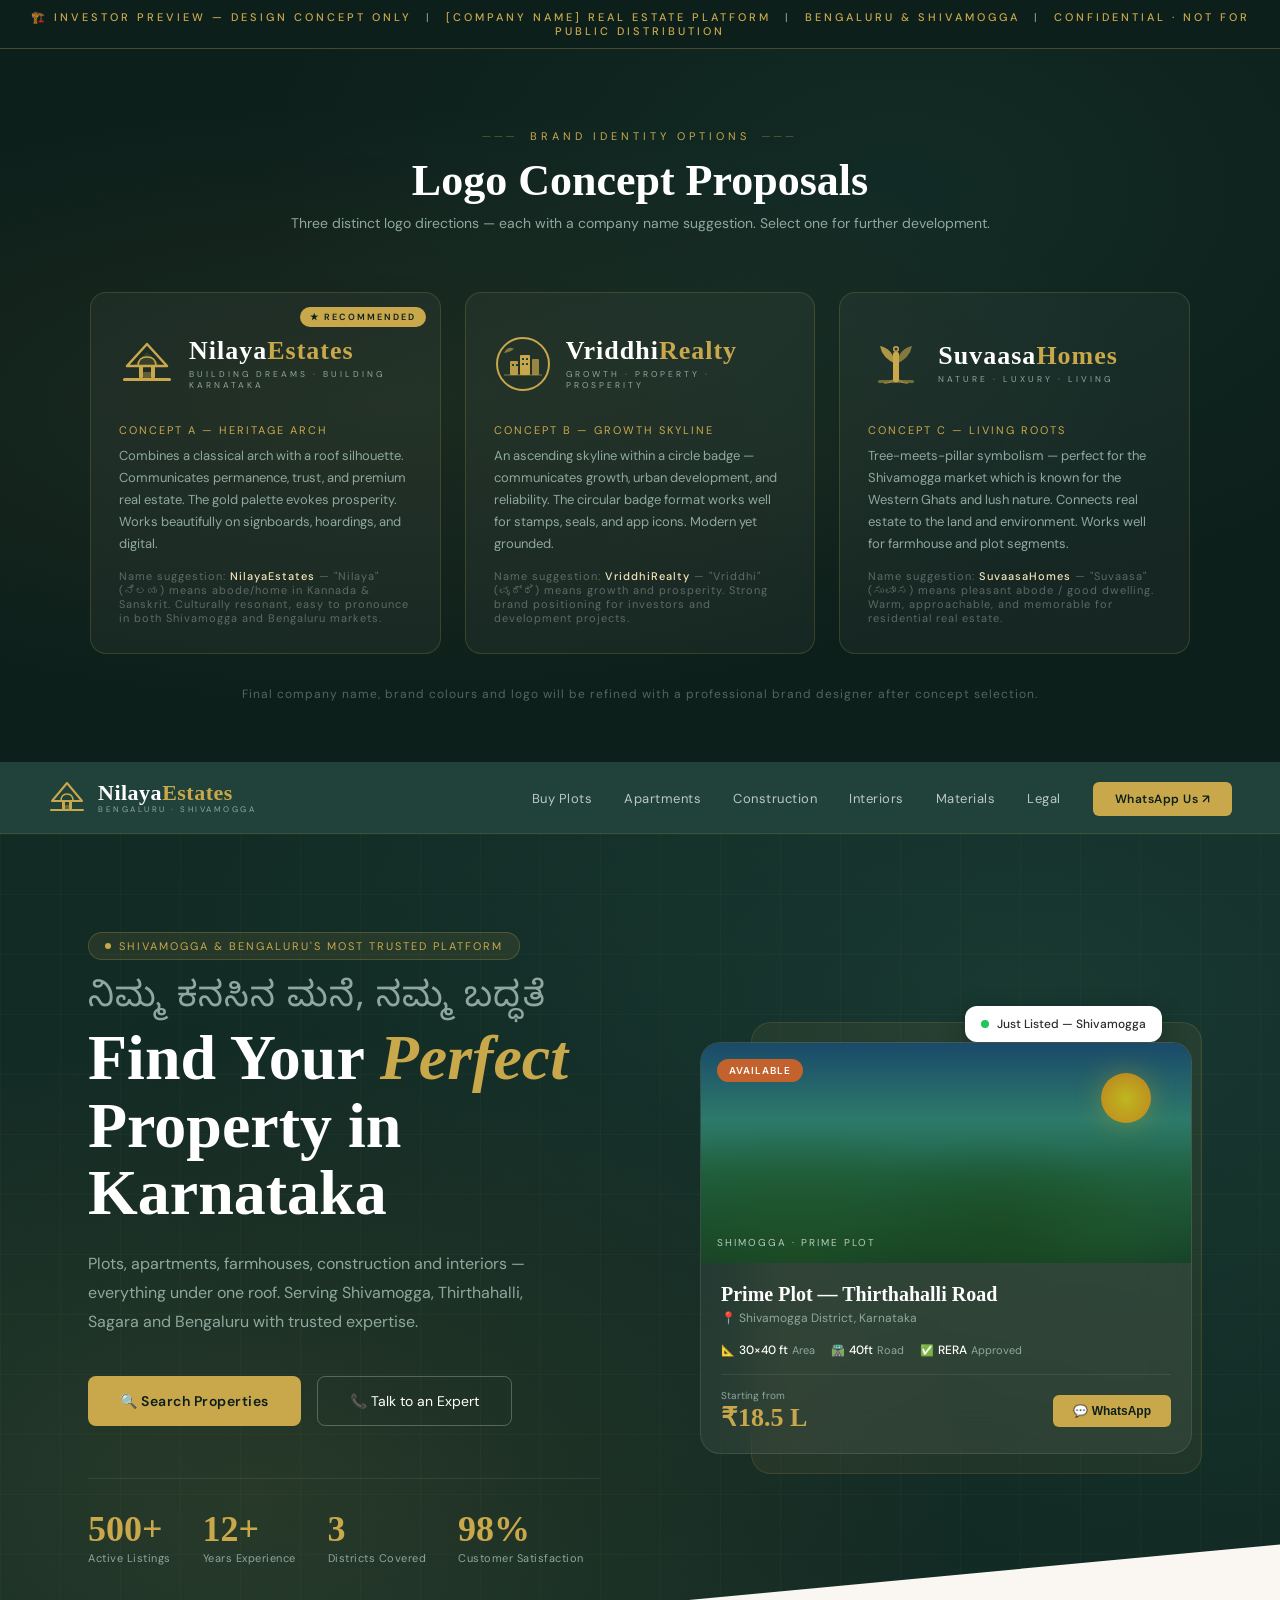
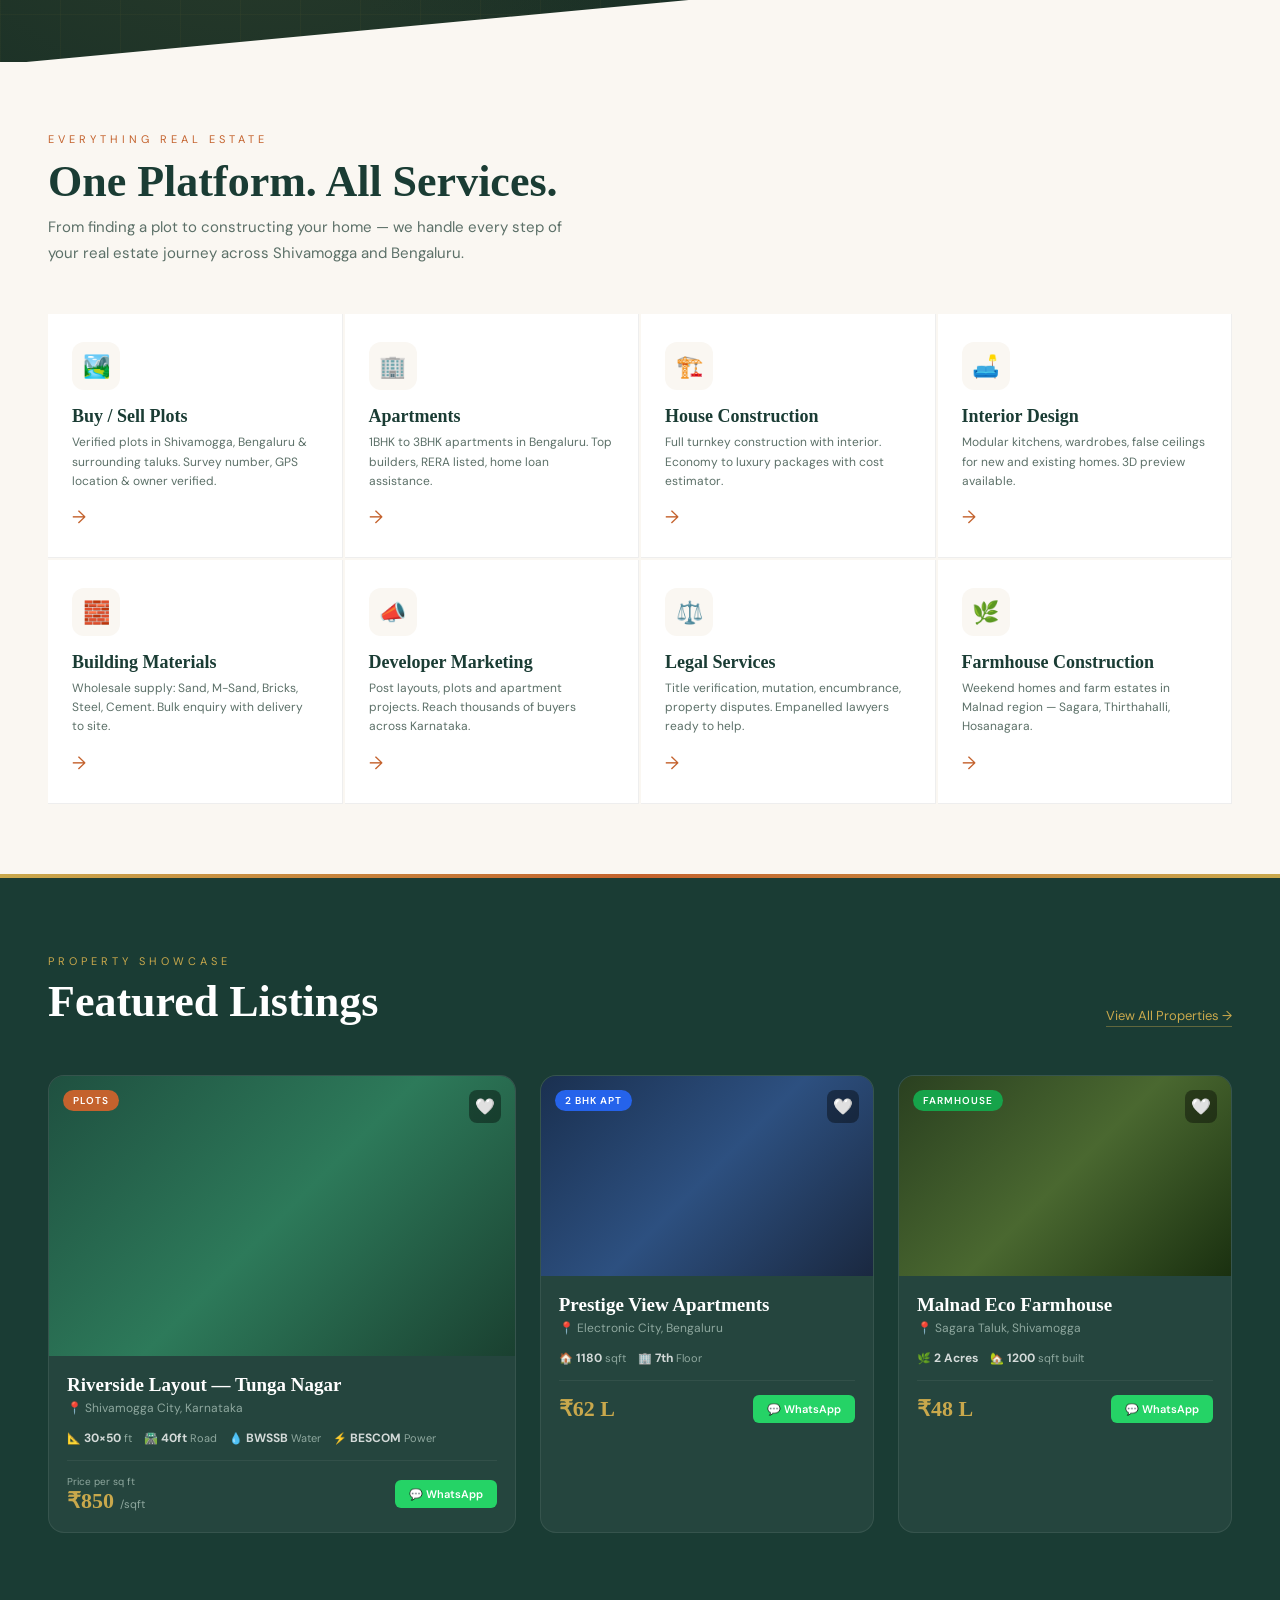
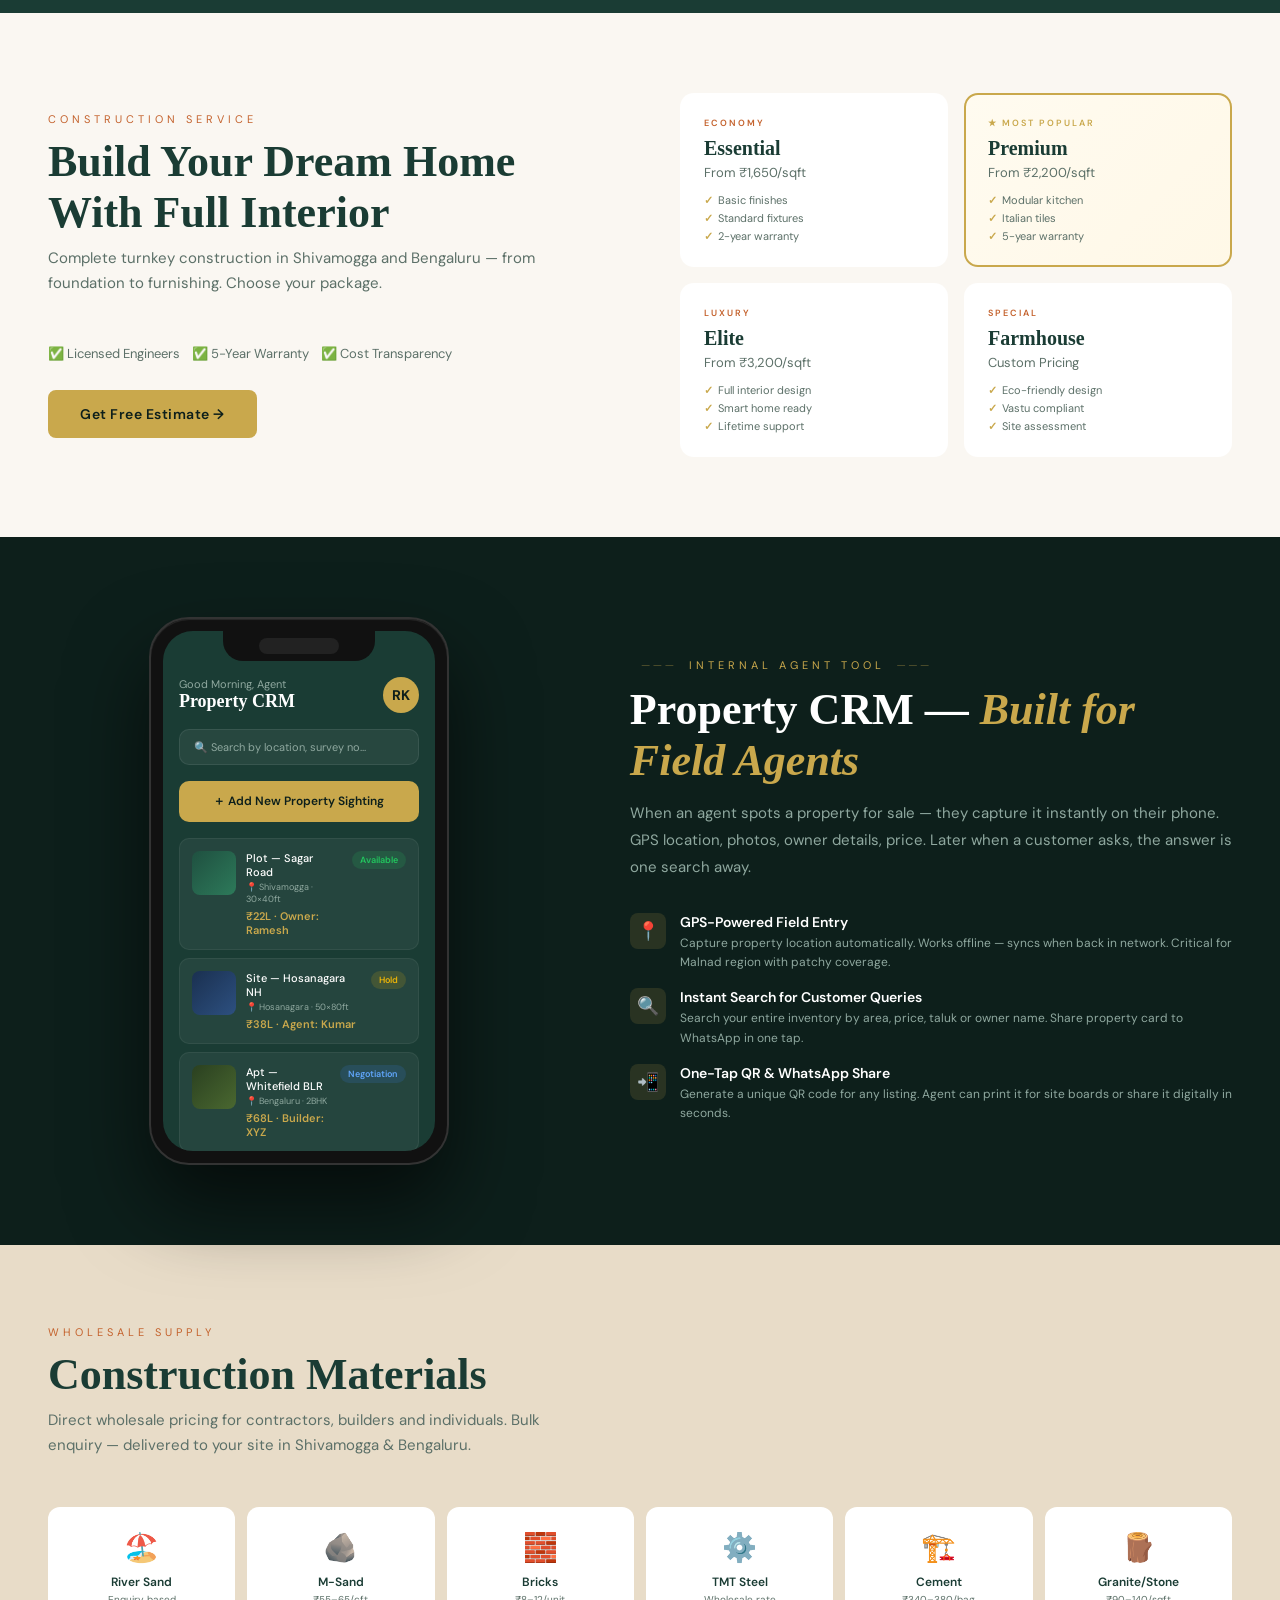
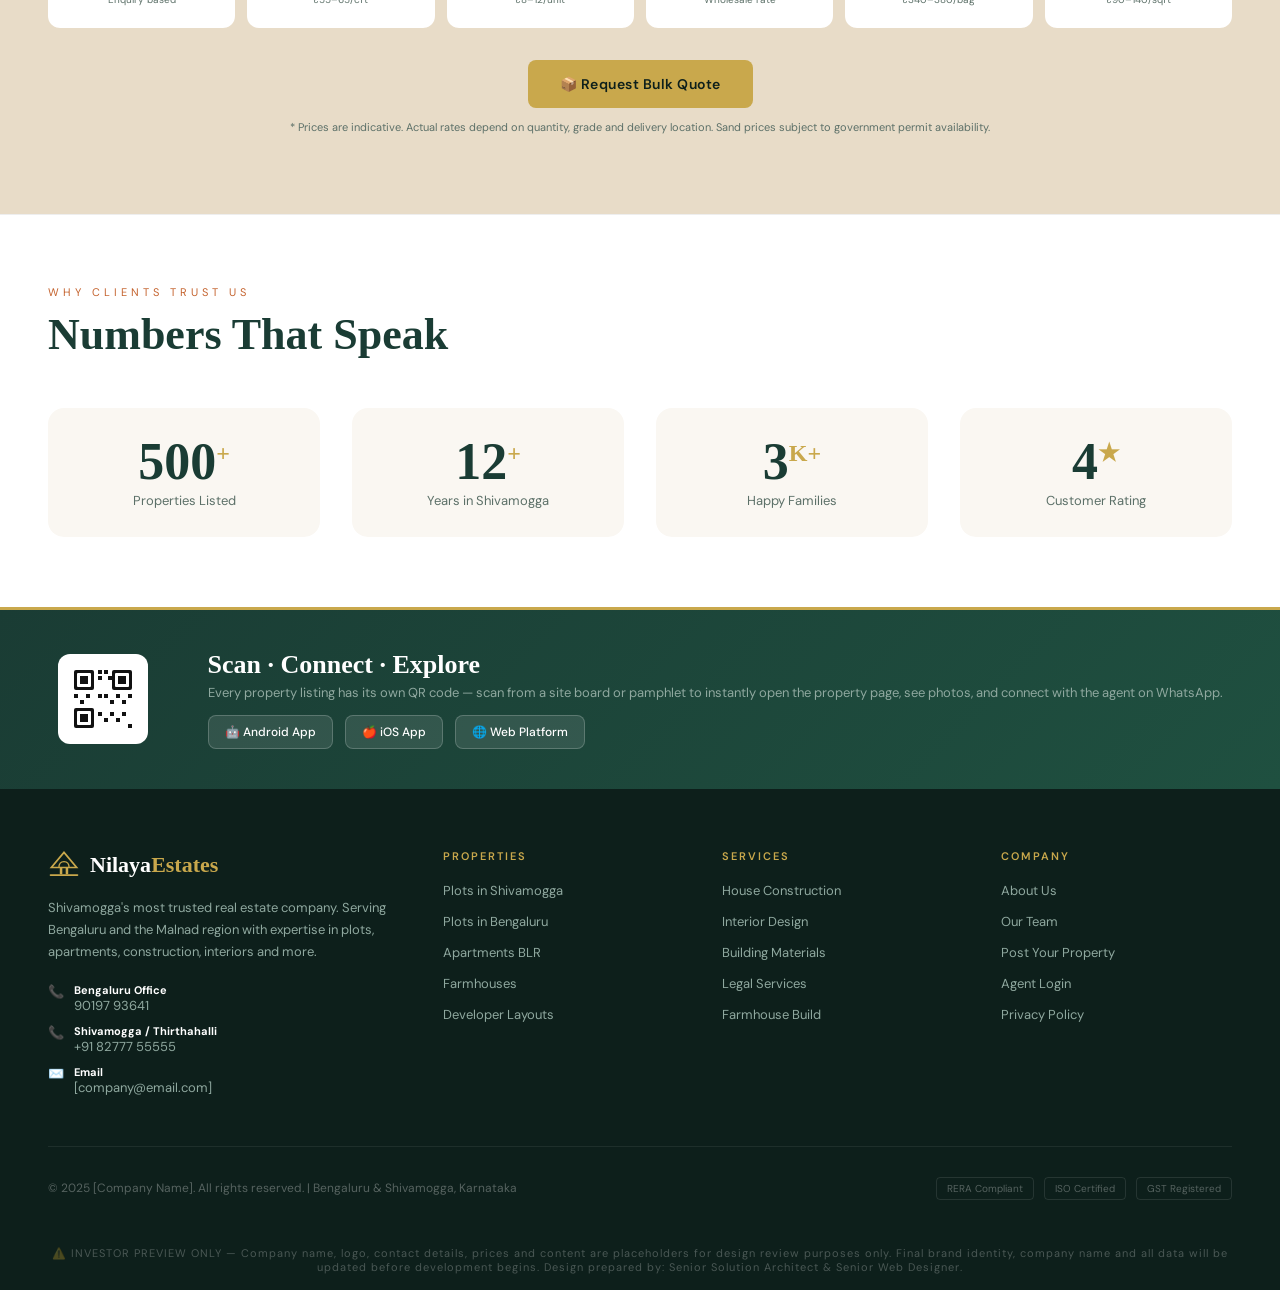
<file: RealEstate_Website_Mockup.html>
<!DOCTYPE html>
<html lang="en">
<head>
<meta charset="UTF-8">
<meta name="viewport" content="width=device-width, initial-scale=1.0">
<title>NilayaEstates — Investor Design Preview</title>
<link href="https://fonts.googleapis.com/css2?family=Cormorant+Garant:ital,wght@0,300;0,400;0,600;0,700;1,300;1,400&family=DM+Sans:wght@300;400;500;600&family=Noto+Sans+Kannada:wght@400;600;700&display=swap" rel="stylesheet">

<style>
/* ─── DESIGN SYSTEM ─────────────────────────────────────── */
:root {
  --forest:   #1A3C34;
  --forest2:  #122B25;
  --forest3:  #0D1F1B;
  --gold:     #C9A84C;
  --gold2:    #E8C96A;
  --gold3:    #F5E6B8;
  --cream:    #FAF7F2;
  --terra:    #C4622D;
  --terra2:   #E07848;
  --sand:     #E8DCC8;
  --charcoal: #2C2C2C;
  --mid:      #5C7068;
  --light:    #8FA89F;
  --white:    #FFFFFF;
}

*, *::before, *::after { box-sizing: border-box; margin: 0; padding: 0; }

html { scroll-behavior: smooth; }

body {
  font-family: 'DM Sans', sans-serif;
  background: var(--cream);
  color: var(--charcoal);
  overflow-x: hidden;
}

/* ─── INVESTOR BANNER ────────────────────────────────────── */
.investor-banner {
  background: var(--forest3);
  color: var(--gold);
  text-align: center;
  padding: 10px 20px;
  font-size: 11px;
  letter-spacing: 3px;
  text-transform: uppercase;
  font-weight: 500;
  position: sticky; top: 0; z-index: 1000;
  border-bottom: 1px solid rgba(201,168,76,0.3);
}
.investor-banner span { color: rgba(255,255,255,0.5); margin: 0 8px; }

/* ─── SECTION: LOGO CONCEPTS ────────────────────────────── */
.logo-section {
  background: var(--forest3);
  padding: 80px 40px 60px;
  position: relative;
  overflow: hidden;
}
.logo-section::before {
  content: '';
  position: absolute; inset: 0;
  background: radial-gradient(ellipse at 30% 50%, rgba(201,168,76,0.08), transparent 60%),
              radial-gradient(ellipse at 70% 20%, rgba(26,60,52,0.4), transparent 50%);
}

.section-eyebrow {
  text-align: center;
  font-size: 11px;
  letter-spacing: 4px;
  text-transform: uppercase;
  color: var(--gold);
  margin-bottom: 12px;
  position: relative;
}
.section-eyebrow::before, .section-eyebrow::after {
  content: '───';
  margin: 0 12px;
  opacity: 0.4;
}

.section-title-white {
  font-family: 'Cormorant Garant', serif;
  font-size: clamp(28px, 4vw, 44px);
  font-weight: 600;
  color: var(--white);
  text-align: center;
  margin-bottom: 8px;
  position: relative;
}
.section-subtitle {
  text-align: center;
  color: var(--light);
  font-size: 14px;
  margin-bottom: 60px;
  position: relative;
}

.logo-grid {
  display: grid;
  grid-template-columns: repeat(auto-fit, minmax(280px, 1fr));
  gap: 24px;
  max-width: 1100px;
  margin: 0 auto;
  position: relative;
}

.logo-card {
  background: rgba(255,255,255,0.04);
  border: 1px solid rgba(201,168,76,0.2);
  border-radius: 16px;
  padding: 36px 28px 28px;
  cursor: pointer;
  transition: all 0.3s ease;
  position: relative;
  overflow: hidden;
}
.logo-card::before {
  content: '';
  position: absolute; top: 0; left: 0; right: 0; height: 3px;
  background: linear-gradient(90deg, transparent, var(--gold), transparent);
  opacity: 0;
  transition: opacity 0.3s;
}
.logo-card:hover { 
  background: rgba(255,255,255,0.08);
  transform: translateY(-4px);
  box-shadow: 0 20px 40px rgba(0,0,0,0.3);
}
.logo-card:hover::before { opacity: 1; }

.logo-recommended {
  position: absolute; top: 14px; right: 14px;
  background: var(--gold);
  color: var(--forest3);
  font-size: 9px;
  font-weight: 600;
  letter-spacing: 2px;
  text-transform: uppercase;
  padding: 4px 10px;
  border-radius: 20px;
}

.logo-display {
  display: flex;
  align-items: center;
  gap: 14px;
  margin-bottom: 24px;
  min-height: 70px;
}

/* LOGO CONCEPT A — Geometric Roof + Wordmark */
.logo-a-icon {
  width: 56px; height: 56px;
  position: relative; flex-shrink: 0;
}
.logo-a-icon svg { width: 100%; height: 100%; }

.logo-a-text .name {
  font-family: 'Cormorant Garant', serif;
  font-size: 26px;
  font-weight: 700;
  color: var(--white);
  letter-spacing: 1px;
  line-height: 1;
}
.logo-a-text .name em {
  font-style: normal;
  color: var(--gold);
}
.logo-a-text .tagline {
  font-size: 8.5px;
  letter-spacing: 3px;
  text-transform: uppercase;
  color: var(--light);
  margin-top: 5px;
}

/* LOGO CONCEPT B — Circle Monogram */
.logo-b-icon {
  width: 58px; height: 58px; flex-shrink: 0;
}

/* LOGO CONCEPT C — Leaf + Pillar */
.logo-c-icon {
  width: 56px; height: 56px; flex-shrink: 0;
}

.logo-card-label {
  font-size: 11px;
  letter-spacing: 2px;
  text-transform: uppercase;
  color: var(--gold);
  margin-bottom: 8px;
}
.logo-card-desc {
  font-size: 13px;
  color: var(--light);
  line-height: 1.7;
}
.logo-card-name-suggestion {
  margin-top: 14px;
  font-size: 11px;
  color: rgba(255,255,255,0.3);
  letter-spacing: 1px;
}
.logo-card-name-suggestion strong {
  color: var(--gold3);
  font-weight: 500;
}

/* ─── NAV ───────────────────────────────────────────────── */
nav {
  background: rgba(26,60,52,0.97);
  backdrop-filter: blur(20px);
  padding: 0 48px;
  display: flex;
  align-items: center;
  justify-content: space-between;
  height: 72px;
  border-bottom: 1px solid rgba(201,168,76,0.15);
  position: sticky; top: 33px; z-index: 900;
}

.nav-logo {
  display: flex;
  align-items: center;
  gap: 12px;
}
.nav-logo-icon { width: 38px; height: 38px; }
.nav-logo-text .brand {
  font-family: 'Cormorant Garant', serif;
  font-size: 22px;
  font-weight: 700;
  color: var(--white);
  line-height: 1;
  letter-spacing: 0.5px;
}
.nav-logo-text .brand em { font-style: normal; color: var(--gold); }
.nav-logo-text .sub {
  font-size: 8px;
  letter-spacing: 2.5px;
  text-transform: uppercase;
  color: var(--light);
}

.nav-links {
  display: flex;
  align-items: center;
  gap: 32px;
  list-style: none;
}
.nav-links a {
  text-decoration: none;
  color: rgba(255,255,255,0.7);
  font-size: 13px;
  font-weight: 400;
  letter-spacing: 0.5px;
  transition: color 0.2s;
  position: relative;
}
.nav-links a::after {
  content: '';
  position: absolute; bottom: -4px; left: 0; right: 0; height: 1px;
  background: var(--gold);
  transform: scaleX(0);
  transition: transform 0.3s;
}
.nav-links a:hover { color: var(--gold); }
.nav-links a:hover::after { transform: scaleX(1); }

.nav-cta {
  background: var(--gold);
  color: var(--forest3) !important;
  padding: 9px 22px !important;
  border-radius: 6px;
  font-weight: 600 !important;
  font-size: 12px !important;
  transition: all 0.2s !important;
}
.nav-cta:hover { background: var(--gold2) !important; }
.nav-cta::after { display: none !important; }

/* ─── HERO ──────────────────────────────────────────────── */
.hero {
  min-height: 92vh;
  background: var(--forest2);
  position: relative;
  display: flex;
  align-items: center;
  overflow: hidden;
}

/* Animated background pattern */
.hero-bg-pattern {
  position: absolute; inset: 0;
  background: 
    radial-gradient(ellipse at 20% 80%, rgba(201,168,76,0.12) 0%, transparent 50%),
    radial-gradient(ellipse at 80% 20%, rgba(26,60,52,0.8) 0%, transparent 60%),
    radial-gradient(ellipse at 50% 50%, rgba(13,31,27,0.6) 0%, transparent 70%);
}

/* Grid lines texture */
.hero-grid {
  position: absolute; inset: 0;
  background-image: 
    linear-gradient(rgba(201,168,76,0.04) 1px, transparent 1px),
    linear-gradient(90deg, rgba(201,168,76,0.04) 1px, transparent 1px);
  background-size: 60px 60px;
}

/* Diagonal accent */
.hero-diagonal {
  position: absolute;
  bottom: -2px; left: 0; right: 0; height: 120px;
  background: var(--cream);
  clip-path: polygon(0 100%, 100% 0, 100% 100%);
}

.hero-content {
  position: relative;
  max-width: 1200px;
  margin: 0 auto;
  padding: 0 48px;
  display: grid;
  grid-template-columns: 1fr 1fr;
  gap: 80px;
  align-items: center;
  width: 100%;
}

.hero-left {}

.hero-label {
  display: inline-flex;
  align-items: center;
  gap: 8px;
  background: rgba(201,168,76,0.1);
  border: 1px solid rgba(201,168,76,0.25);
  border-radius: 100px;
  padding: 6px 16px;
  font-size: 11px;
  letter-spacing: 2px;
  text-transform: uppercase;
  color: var(--gold);
  margin-bottom: 24px;
  animation: fadeUp 0.8s ease 0.1s both;
}
.hero-label-dot {
  width: 6px; height: 6px; border-radius: 50%;
  background: var(--gold);
  animation: pulse 2s infinite;
}
@keyframes pulse {
  0%, 100% { opacity: 1; transform: scale(1); }
  50% { opacity: 0.5; transform: scale(0.8); }
}

.hero-headline {
  font-family: 'Cormorant Garant', serif;
  font-size: clamp(42px, 5vw, 72px);
  font-weight: 600;
  color: var(--white);
  line-height: 1.05;
  margin-bottom: 24px;
  animation: fadeUp 0.8s ease 0.2s both;
}
.hero-headline em {
  font-style: italic;
  color: var(--gold);
}
.hero-headline .kn {
  font-family: 'Noto Sans Kannada', sans-serif;
  font-size: 0.55em;
  display: block;
  color: var(--light);
  font-weight: 400;
  margin-bottom: 4px;
  font-style: normal;
  letter-spacing: 1px;
}

.hero-desc {
  font-size: 16px;
  color: var(--light);
  line-height: 1.8;
  margin-bottom: 40px;
  max-width: 480px;
  animation: fadeUp 0.8s ease 0.3s both;
}

.hero-actions {
  display: flex;
  gap: 16px;
  flex-wrap: wrap;
  animation: fadeUp 0.8s ease 0.4s both;
}

.btn-primary {
  background: var(--gold);
  color: var(--forest3);
  padding: 15px 32px;
  border-radius: 8px;
  font-size: 14px;
  font-weight: 600;
  text-decoration: none;
  letter-spacing: 0.5px;
  transition: all 0.3s;
  display: inline-flex;
  align-items: center;
  gap: 8px;
}
.btn-primary:hover {
  background: var(--gold2);
  transform: translateY(-2px);
  box-shadow: 0 12px 32px rgba(201,168,76,0.3);
}

.btn-secondary {
  border: 1px solid rgba(255,255,255,0.25);
  color: var(--white);
  padding: 15px 32px;
  border-radius: 8px;
  font-size: 14px;
  font-weight: 400;
  text-decoration: none;
  transition: all 0.3s;
  display: inline-flex;
  align-items: center;
  gap: 8px;
}
.btn-secondary:hover {
  border-color: var(--gold);
  color: var(--gold);
}

/* Hero stats */
.hero-stats {
  display: flex;
  gap: 32px;
  margin-top: 52px;
  padding-top: 32px;
  border-top: 1px solid rgba(255,255,255,0.08);
  animation: fadeUp 0.8s ease 0.5s both;
}
.stat {}
.stat-num {
  font-family: 'Cormorant Garant', serif;
  font-size: 36px;
  font-weight: 700;
  color: var(--gold);
  line-height: 1;
}
.stat-label {
  font-size: 11px;
  color: var(--light);
  margin-top: 4px;
  letter-spacing: 0.5px;
}

/* Hero right — property card mockup */
.hero-right {
  animation: fadeUp 0.8s ease 0.3s both;
}

.hero-card-stack {
  position: relative;
  padding: 20px 0 20px 20px;
}

.property-card-back {
  position: absolute;
  top: 0; right: -10px;
  width: 88%;
  height: 100%;
  background: rgba(201,168,76,0.08);
  border-radius: 20px;
  border: 1px solid rgba(201,168,76,0.15);
}

.property-card {
  background: rgba(255,255,255,0.06);
  backdrop-filter: blur(20px);
  border: 1px solid rgba(255,255,255,0.1);
  border-radius: 20px;
  overflow: hidden;
  position: relative;
  z-index: 1;
}

.card-img {
  height: 220px;
  background: linear-gradient(135deg, #1f4438 0%, #2d6b54 40%, #1a3c34 70%, #0d2820 100%);
  position: relative;
  overflow: hidden;
}

/* Shimoga landscape illustration */
.card-img::before {
  content: '';
  position: absolute; inset: 0;
  background: 
    radial-gradient(ellipse at 20% 90%, rgba(34,85,34,0.6) 0%, transparent 40%),
    radial-gradient(ellipse at 60% 85%, rgba(25,70,25,0.5) 0%, transparent 35%),
    radial-gradient(ellipse at 80% 88%, rgba(40,100,40,0.4) 0%, transparent 30%),
    linear-gradient(to bottom, #1a4a6a 0%, #2d7a6a 35%, #1f6040 60%, #143d28 100%);
}
.card-img::after {
  content: 'SHIMOGGA · PRIME PLOT';
  position: absolute; bottom: 14px; left: 16px;
  font-size: 10px;
  letter-spacing: 2px;
  color: rgba(255,255,255,0.7);
  text-transform: uppercase;
}

/* Sun/sky in card */
.card-sun {
  position: absolute;
  top: 30px; right: 40px;
  width: 50px; height: 50px;
  border-radius: 50%;
  background: radial-gradient(circle, #ffd700, #ff8c00);
  opacity: 0.7;
  box-shadow: 0 0 30px rgba(255,200,0,0.4);
}

/* Mountains silhouette */
.card-mountains {
  position: absolute;
  bottom: 40px; left: 0; right: 0;
  height: 80px;
}

.card-badge {
  position: absolute; top: 16px; left: 16px;
  background: var(--terra);
  color: white;
  font-size: 10px;
  font-weight: 600;
  padding: 5px 12px;
  border-radius: 20px;
  letter-spacing: 1px;
}

.card-body { padding: 20px; }
.card-title {
  font-family: 'Cormorant Garant', serif;
  font-size: 20px;
  font-weight: 600;
  color: var(--white);
  margin-bottom: 4px;
}
.card-location {
  font-size: 12px;
  color: var(--light);
  display: flex;
  align-items: center;
  gap: 4px;
  margin-bottom: 16px;
}
.card-specs {
  display: flex;
  gap: 16px;
  margin-bottom: 16px;
}
.card-spec {
  font-size: 11px;
  color: var(--light);
  display: flex;
  align-items: center;
  gap: 4px;
}
.card-spec strong {
  color: var(--white);
  font-size: 12px;
  font-weight: 500;
}
.card-footer {
  display: flex;
  justify-content: space-between;
  align-items: center;
  padding-top: 14px;
  border-top: 1px solid rgba(255,255,255,0.08);
}
.card-price {
  font-family: 'Cormorant Garant', serif;
  font-size: 26px;
  font-weight: 700;
  color: var(--gold);
}
.card-price-label { font-size: 10px; color: var(--light); }
.card-btn {
  background: var(--gold);
  color: var(--forest3);
  border: none;
  padding: 9px 20px;
  border-radius: 6px;
  font-size: 12px;
  font-weight: 600;
  cursor: pointer;
}

/* Floating tag */
.floating-tag {
  position: absolute;
  top: -16px; right: 30px;
  background: var(--white);
  border-radius: 12px;
  padding: 10px 16px;
  box-shadow: 0 8px 24px rgba(0,0,0,0.3);
  display: flex;
  align-items: center;
  gap: 8px;
  font-size: 12px;
  font-weight: 500;
  color: var(--charcoal);
}
.floating-dot { width: 8px; height: 8px; border-radius: 50%; background: #22c55e; animation: pulse 2s infinite; }

@keyframes fadeUp {
  from { opacity: 0; transform: translateY(30px); }
  to   { opacity: 1; transform: translateY(0); }
}

/* ─── SERVICES STRIP ─────────────────────────────────────── */
.services-strip {
  background: var(--cream);
  padding: 70px 48px;
}
.services-strip-inner {
  max-width: 1200px;
  margin: 0 auto;
}

.eyebrow {
  font-size: 11px;
  letter-spacing: 4px;
  text-transform: uppercase;
  color: var(--terra);
  margin-bottom: 10px;
}
.section-title {
  font-family: 'Cormorant Garant', serif;
  font-size: clamp(28px, 3.5vw, 44px);
  font-weight: 600;
  color: var(--forest);
  margin-bottom: 8px;
}
.section-desc {
  font-size: 15px;
  color: var(--mid);
  max-width: 520px;
  line-height: 1.7;
  margin-bottom: 48px;
}

.services-grid {
  display: grid;
  grid-template-columns: repeat(4, 1fr);
  gap: 2px;
}
.service-item {
  background: var(--white);
  padding: 28px 24px;
  cursor: pointer;
  transition: all 0.3s;
  border-right: 1px solid #eee;
  border-bottom: 1px solid #eee;
  position: relative;
  overflow: hidden;
}
.service-item::before {
  content: '';
  position: absolute; bottom: 0; left: 0; right: 0; height: 3px;
  background: linear-gradient(90deg, var(--gold), var(--terra));
  transform: scaleX(0);
  transition: transform 0.3s;
}
.service-item:hover {
  background: var(--forest);
  transform: translateY(-4px);
  box-shadow: 0 12px 30px rgba(26,60,52,0.15);
  z-index: 2;
}
.service-item:hover::before { transform: scaleX(1); }
.service-item:hover .svc-icon-wrap { background: rgba(201,168,76,0.15); }
.service-item:hover .svc-title { color: var(--gold); }
.service-item:hover .svc-desc { color: var(--light); }
.service-item:hover .svc-arrow { color: var(--gold); }

.svc-icon-wrap {
  width: 48px; height: 48px;
  background: var(--cream);
  border-radius: 12px;
  display: flex; align-items: center; justify-content: center;
  font-size: 22px;
  margin-bottom: 16px;
  transition: background 0.3s;
}
.svc-title {
  font-family: 'Cormorant Garant', serif;
  font-size: 18px;
  font-weight: 600;
  color: var(--forest);
  margin-bottom: 6px;
  transition: color 0.3s;
}
.svc-desc {
  font-size: 12px;
  color: var(--mid);
  line-height: 1.6;
  transition: color 0.3s;
}
.svc-arrow {
  margin-top: 14px;
  color: var(--terra);
  font-size: 18px;
  transition: color 0.3s;
}

/* ─── FEATURED LISTINGS ──────────────────────────────────── */
.listings-section {
  background: var(--forest);
  padding: 80px 48px;
  position: relative;
}
.listings-section::before {
  content: '';
  position: absolute; top: 0; left: 0; right: 0; height: 4px;
  background: linear-gradient(90deg, var(--gold), var(--terra), var(--gold));
}

.listings-header {
  max-width: 1200px;
  margin: 0 auto 48px;
  display: flex;
  justify-content: space-between;
  align-items: flex-end;
}

.listings-grid {
  max-width: 1200px;
  margin: 0 auto;
  display: grid;
  grid-template-columns: 1.4fr 1fr 1fr;
  gap: 24px;
}

.listing-card {
  background: rgba(255,255,255,0.05);
  border: 1px solid rgba(255,255,255,0.08);
  border-radius: 16px;
  overflow: hidden;
  transition: all 0.3s;
  cursor: pointer;
}
.listing-card:hover {
  transform: translateY(-6px);
  box-shadow: 0 24px 48px rgba(0,0,0,0.4);
  border-color: rgba(201,168,76,0.3);
}

.listing-img {
  position: relative;
  overflow: hidden;
}
.listing-img-inner {
  height: 200px;
  transition: transform 0.5s;
}
.listing-card:hover .listing-img-inner { transform: scale(1.05); }

.listing-img-inner.plot-bg {
  background: linear-gradient(135deg, #1f5040 0%, #2d7a5a 50%, #1a4030 100%);
}
.listing-img-inner.apt-bg {
  background: linear-gradient(135deg, #1a3050 0%, #2d5080 50%, #1a2840 100%);
}
.listing-img-inner.farm-bg {
  background: linear-gradient(135deg, #2a4020 0%, #4a6830 50%, #1a3010 100%);
}

.listing-tag {
  position: absolute; top: 14px; left: 14px;
  background: var(--terra);
  color: white; font-size: 10px; font-weight: 600;
  padding: 4px 10px; border-radius: 20px; letter-spacing: 1px;
}
.listing-tag.apt { background: #2563EB; }
.listing-tag.farm { background: #16a34a; }

.listing-save {
  position: absolute; top: 14px; right: 14px;
  background: rgba(0,0,0,0.4);
  border-radius: 8px; padding: 6px;
  font-size: 16px; cursor: pointer;
}

.listing-body { padding: 18px; }
.listing-title {
  font-family: 'Cormorant Garant', serif;
  font-size: 19px; font-weight: 600;
  color: var(--white); margin-bottom: 4px;
}
.listing-loc { font-size: 12px; color: var(--light); margin-bottom: 14px; }
.listing-specs {
  display: flex; gap: 12px; margin-bottom: 14px;
  padding-bottom: 14px;
  border-bottom: 1px solid rgba(255,255,255,0.06);
}
.listing-spec { font-size: 11px; color: var(--light); }
.listing-spec strong { color: rgba(255,255,255,0.8); font-size: 12px; }
.listing-footer {
  display: flex; align-items: center; justify-content: space-between;
}
.listing-price {
  font-family: 'Cormorant Garant', serif;
  font-size: 22px; font-weight: 700; color: var(--gold);
}
.listing-price small { font-size: 11px; color: var(--light); font-family: 'DM Sans', sans-serif; font-weight: 400; }
.listing-wa {
  background: #25D366;
  color: white; font-size: 11px; font-weight: 600;
  padding: 7px 14px; border-radius: 6px;
  display: flex; align-items: center; gap: 5px;
  cursor: pointer;
}

/* Featured card bigger */
.listing-card.featured .listing-img-inner { height: 280px; }

/* ─── INTERIOR / CONSTRUCTION ────────────────────────────── */
.construction-section {
  background: var(--cream);
  padding: 80px 48px;
}
.construction-inner {
  max-width: 1200px;
  margin: 0 auto;
  display: grid;
  grid-template-columns: 1fr 1fr;
  gap: 80px;
  align-items: center;
}

.package-cards {
  display: grid;
  grid-template-columns: 1fr 1fr;
  gap: 16px;
}
.package-card {
  background: var(--white);
  border-radius: 14px;
  padding: 22px;
  border: 2px solid transparent;
  transition: all 0.3s;
  cursor: pointer;
  position: relative;
  overflow: hidden;
}
.package-card.gold-card {
  border-color: var(--gold);
  background: linear-gradient(135deg, #FFFBF0, #FFF8E7);
}
.package-card:hover {
  border-color: var(--gold);
  box-shadow: 0 8px 24px rgba(201,168,76,0.15);
}
.pack-badge {
  font-size: 9px; letter-spacing: 2px; text-transform: uppercase;
  color: var(--terra); font-weight: 600; margin-bottom: 8px;
}
.pack-name {
  font-family: 'Cormorant Garant', serif;
  font-size: 20px; font-weight: 700; color: var(--forest);
}
.pack-price { font-size: 13px; color: var(--mid); margin-top: 4px; }
.pack-features {
  margin-top: 12px;
  display: flex; flex-direction: column; gap: 4px;
}
.pack-feature { font-size: 11px; color: var(--mid); display: flex; align-items: center; gap: 5px; }
.pack-feature::before { content: '✓'; color: var(--gold); font-weight: 700; }

/* ─── AGENT CRM PREVIEW ──────────────────────────────────── */
.crm-section {
  background: var(--forest3);
  padding: 80px 48px;
}
.crm-inner {
  max-width: 1200px;
  margin: 0 auto;
  display: grid;
  grid-template-columns: 1fr 1.2fr;
  gap: 80px;
  align-items: center;
}

.crm-phone-mockup {
  position: relative;
  max-width: 300px;
  margin: 0 auto;
}

.phone-frame {
  background: #111;
  border-radius: 40px;
  padding: 12px;
  box-shadow: 0 40px 80px rgba(0,0,0,0.6), inset 0 1px 1px rgba(255,255,255,0.1);
  border: 2px solid #333;
}
.phone-screen {
  background: var(--forest);
  border-radius: 30px;
  overflow: hidden;
  height: 520px;
}
.phone-notch {
  background: #111;
  height: 30px;
  display: flex; align-items: center; justify-content: center;
  border-radius: 0 0 20px 20px;
  margin: 0 60px;
}
.phone-notch-inner { width: 80px; height: 16px; background: #222; border-radius: 10px; }

.phone-content { padding: 16px; }
.phone-header {
  display: flex; justify-content: space-between; align-items: center;
  margin-bottom: 16px;
}
.phone-greeting { font-size: 11px; color: var(--light); }
.phone-title {
  font-family: 'Cormorant Garant', serif;
  font-size: 18px; color: var(--white); font-weight: 600;
}
.phone-avatar {
  width: 36px; height: 36px; border-radius: 50%;
  background: var(--gold); color: var(--forest3);
  display: flex; align-items: center; justify-content: center;
  font-weight: 700; font-size: 14px;
}

.phone-search {
  background: rgba(255,255,255,0.06);
  border-radius: 10px;
  padding: 10px 14px;
  font-size: 11px; color: var(--light);
  display: flex; align-items: center; gap: 8px;
  margin-bottom: 16px;
  border: 1px solid rgba(255,255,255,0.08);
}

.phone-add-btn {
  background: var(--gold);
  color: var(--forest3);
  border-radius: 10px;
  padding: 12px 14px;
  font-size: 12px; font-weight: 600;
  text-align: center; margin-bottom: 16px;
  display: flex; align-items: center; justify-content: center; gap: 6px;
}

.phone-listing-item {
  background: rgba(255,255,255,0.05);
  border-radius: 10px;
  padding: 12px;
  margin-bottom: 8px;
  display: flex; gap: 10px; align-items: flex-start;
  border: 1px solid rgba(255,255,255,0.06);
}
.pli-thumb {
  width: 44px; height: 44px; border-radius: 8px;
  flex-shrink: 0;
}
.pli-thumb.p1 { background: linear-gradient(135deg, #1f5040, #2d7a5a); }
.pli-thumb.p2 { background: linear-gradient(135deg, #1a3050, #2d5080); }
.pli-thumb.p3 { background: linear-gradient(135deg, #2a4020, #4a6830); }
.pli-title { font-size: 11px; color: var(--white); font-weight: 500; margin-bottom: 2px; }
.pli-loc { font-size: 9px; color: var(--light); margin-bottom: 4px; }
.pli-price { font-size: 11px; color: var(--gold); font-weight: 600; }
.pli-status {
  margin-left: auto; flex-shrink: 0;
  font-size: 9px; font-weight: 600;
  padding: 3px 8px; border-radius: 10px;
}
.pli-status.avail { background: rgba(34,197,94,0.15); color: #22c55e; }
.pli-status.hold { background: rgba(234,179,8,0.15); color: #eab308; }
.pli-status.neg { background: rgba(59,130,246,0.15); color: #60a5fa; }

/* ─── MATERIALS SECTION ──────────────────────────────────── */
.materials-section {
  background: var(--sand);
  padding: 80px 48px;
}
.materials-inner { max-width: 1200px; margin: 0 auto; }

.materials-grid {
  display: grid;
  grid-template-columns: repeat(6, 1fr);
  gap: 12px;
  margin-top: 48px;
}
.material-card {
  background: var(--white);
  border-radius: 12px;
  padding: 20px 14px;
  text-align: center;
  cursor: pointer;
  transition: all 0.3s;
  border: 2px solid transparent;
}
.material-card:hover {
  border-color: var(--gold);
  transform: translateY(-4px);
  box-shadow: 0 12px 24px rgba(0,0,0,0.1);
}
.material-icon { font-size: 28px; margin-bottom: 8px; }
.material-name { font-size: 12px; font-weight: 600; color: var(--forest); margin-bottom: 3px; }
.material-price { font-size: 10px; color: var(--mid); }

/* ─── TESTIMONIAL / TRUST ────────────────────────────────── */
.trust-section {
  background: var(--white);
  padding: 70px 48px;
  border-top: 1px solid #eee;
}
.trust-inner { max-width: 1200px; margin: 0 auto; }
.trust-grid {
  display: grid;
  grid-template-columns: repeat(4, 1fr);
  gap: 32px;
  margin-top: 48px;
}
.trust-card {
  text-align: center;
  padding: 28px 20px;
  border-radius: 16px;
  background: var(--cream);
}
.trust-num {
  font-family: 'Cormorant Garant', serif;
  font-size: 52px; font-weight: 700;
  color: var(--forest); line-height: 1;
  margin-bottom: 4px;
}
.trust-num sup { font-size: 24px; color: var(--gold); }
.trust-label { font-size: 13px; color: var(--mid); }

/* ─── FOOTER ─────────────────────────────────────────────── */
footer {
  background: var(--forest3);
  padding: 60px 48px 30px;
}
.footer-inner { max-width: 1200px; margin: 0 auto; }
.footer-top {
  display: grid;
  grid-template-columns: 1.5fr 1fr 1fr 1fr;
  gap: 48px;
  padding-bottom: 40px;
  border-bottom: 1px solid rgba(255,255,255,0.07);
  margin-bottom: 30px;
}
.footer-brand {}
.footer-logo {
  display: flex; align-items: center; gap: 10px;
  margin-bottom: 16px;
}
.footer-logo-text {
  font-family: 'Cormorant Garant', serif;
  font-size: 22px; font-weight: 700; color: var(--white);
}
.footer-logo-text em { font-style: normal; color: var(--gold); }
.footer-desc {
  font-size: 13px; color: var(--light); line-height: 1.7; margin-bottom: 20px;
}
.footer-contacts {}
.footer-contact-item {
  display: flex; align-items: flex-start; gap: 10px;
  margin-bottom: 10px; font-size: 13px; color: var(--light);
}
.footer-contact-item strong { color: var(--white); display: block; font-size: 11px; }

.footer-col {}
.footer-col-title {
  font-size: 11px; letter-spacing: 2px; text-transform: uppercase;
  color: var(--gold); margin-bottom: 16px; font-weight: 600;
}
.footer-links { list-style: none; display: flex; flex-direction: column; gap: 10px; }
.footer-links a { text-decoration: none; font-size: 13px; color: var(--light); transition: color 0.2s; }
.footer-links a:hover { color: var(--gold); }

.footer-bottom {
  display: flex; justify-content: space-between; align-items: center;
  font-size: 12px; color: rgba(255,255,255,0.3);
}
.footer-badges { display: flex; gap: 10px; }
.footer-badge {
  border: 1px solid rgba(255,255,255,0.1);
  border-radius: 4px;
  padding: 4px 10px;
  font-size: 10px; color: rgba(255,255,255,0.3);
}

/* ─── QR STRIP ───────────────────────────────────────────── */
.qr-strip {
  background: linear-gradient(135deg, var(--forest), #1f5040);
  padding: 40px 48px;
  display: flex;
  align-items: center;
  justify-content: center;
  gap: 60px;
  border-top: 3px solid var(--gold);
}
.qr-box {
  background: white;
  padding: 12px;
  border-radius: 12px;
  width: 90px; height: 90px;
  display: flex; align-items: center; justify-content: center;
}
/* SVG QR placeholder */
.qr-placeholder {
  display: grid;
  grid-template-columns: repeat(7,1fr);
  gap: 2px;
  width: 66px; height: 66px;
}
.qr-placeholder-cell {
  background: #111;
  border-radius: 1px;
}
.qr-placeholder-cell.w { background: white; }

.qr-text {}
.qr-title {
  font-family: 'Cormorant Garant', serif;
  font-size: 26px; font-weight: 600; color: var(--white);
  margin-bottom: 4px;
}
.qr-desc { font-size: 13px; color: var(--light); }
.qr-links { display: flex; gap: 12px; margin-top: 14px; }
.store-badge {
  background: rgba(255,255,255,0.1);
  border: 1px solid rgba(255,255,255,0.2);
  border-radius: 8px; padding: 8px 16px;
  font-size: 12px; color: var(--white); font-weight: 500;
  display: flex; align-items: center; gap: 6px;
  cursor: pointer; transition: all 0.3s;
}
.store-badge:hover { background: rgba(255,255,255,0.15); }

/* ─── MOBILE RESPONSIVE ──────────────────────────────────── */
@media (max-width: 900px) {
  .hero-content { grid-template-columns: 1fr; gap: 40px; }
  .hero-right { display: none; }
  .services-grid { grid-template-columns: repeat(2, 1fr); }
  .listings-grid { grid-template-columns: 1fr; }
  .construction-inner, .crm-inner { grid-template-columns: 1fr; }
  .materials-grid { grid-template-columns: repeat(3,1fr); }
  .trust-grid { grid-template-columns: repeat(2,1fr); }
  .footer-top { grid-template-columns: 1fr; }
  nav { padding: 0 20px; }
  .hero-content { padding: 0 24px; }
}

/* ─── SCROLL ANIMATIONS ──────────────────────────────────── */
.reveal {
  opacity: 0;
  transform: translateY(30px);
  transition: all 0.7s ease;
}
.reveal.visible {
  opacity: 1;
  transform: translateY(0);
}

/* ─── DESIGN NOTE BOX ────────────────────────────────────── */
.design-note {
  background: rgba(201,168,76,0.08);
  border: 1px dashed rgba(201,168,76,0.4);
  border-radius: 8px;
  padding: 12px 18px;
  font-size: 11px;
  color: var(--gold);
  letter-spacing: 0.5px;
  text-align: center;
  margin: 0 48px;
}
</style>
</head>
<body>

<!-- INVESTOR BANNER -->
<div class="investor-banner">
  🏗️ INVESTOR PREVIEW — DESIGN CONCEPT ONLY
  <span>|</span>
  [Company Name] Real Estate Platform
  <span>|</span>
  Bengaluru & Shivamogga
  <span>|</span>
  Confidential · Not for Public Distribution
</div>

<!-- ══════════════════════════════════════════════════════════ -->
<!-- SECTION A: LOGO CONCEPTS -->
<!-- ══════════════════════════════════════════════════════════ -->
<section class="logo-section">
  <div class="section-eyebrow">Brand Identity Options</div>
  <h2 class="section-title-white">Logo Concept Proposals</h2>
  <p class="section-subtitle">Three distinct logo directions — each with a company name suggestion. Select one for further development.</p>

  <div class="logo-grid">

    <!-- LOGO A: Geometric Arch + Classic Wordmark ★ RECOMMENDED -->
    <div class="logo-card">
      <div class="logo-recommended">★ Recommended</div>
      <div class="logo-display">
        <div class="logo-a-icon">
          <svg viewBox="0 0 56 56" fill="none" xmlns="http://www.w3.org/2000/svg">
            <!-- Geometric arch / house shape with land below -->
            <rect x="4" y="42" width="48" height="3" fill="#C9A84C" rx="1.5"/>
            <!-- Main structure -->
            <path d="M28 8 L8 30 L48 30 Z" stroke="#C9A84C" stroke-width="2.5" fill="none" stroke-linejoin="round"/>
            <path d="M28 16 L14 30 L42 30 Z" fill="rgba(201,168,76,0.15)" stroke="none"/>
            <!-- Inner arch accent -->
            <path d="M19 30 Q19 21 28 21 Q37 21 37 30" stroke="#C9A84C" stroke-width="1.5" fill="none"/>
            <!-- Pillar left -->
            <rect x="20" y="30" width="4" height="12" fill="#C9A84C" rx="1"/>
            <!-- Pillar right -->
            <rect x="32" y="30" width="4" height="12" fill="#C9A84C" rx="1"/>
            <!-- Door -->
            <rect x="24" y="36" width="8" height="6" rx="1" fill="rgba(201,168,76,0.4)"/>
          </svg>
        </div>
        <div class="logo-a-text">
          <div class="name">Nilaya<em>Estates</em></div>
          <div class="tagline">Building Dreams · Building Karnataka</div>
        </div>
      </div>
      <div class="logo-card-label">Concept A — Heritage Arch</div>
      <div class="logo-card-desc">Combines a classical arch with a roof silhouette. Communicates permanence, trust, and premium real estate. The gold palette evokes prosperity. Works beautifully on signboards, hoardings, and digital.</div>
      <div class="logo-card-name-suggestion">Name suggestion: <strong>NilayaEstates</strong> — "Nilaya" (ನಿಲಯ) means abode/home in Kannada & Sanskrit. Culturally resonant, easy to pronounce in both Shivamogga and Bengaluru markets.</div>
    </div>

    <!-- LOGO B: Leaf + Building Monogram -->
    <div class="logo-card">
      <div class="logo-display">
        <div class="logo-b-icon">
          <svg viewBox="0 0 58 58" fill="none" xmlns="http://www.w3.org/2000/svg">
            <!-- Circle base -->
            <circle cx="29" cy="29" r="26" stroke="#C9A84C" stroke-width="2"/>
            <!-- Building blocks -->
            <rect x="16" y="26" width="8" height="14" rx="1" fill="#C9A84C" opacity="0.9"/>
            <rect x="26" y="20" width="10" height="20" rx="1" fill="#C9A84C"/>
            <rect x="38" y="24" width="7" height="16" rx="1" fill="#C9A84C" opacity="0.7"/>
            <!-- Windows -->
            <rect x="18" y="29" width="2" height="2" rx="0.5" fill="#1A3C34"/>
            <rect x="22" y="29" width="2" height="2" rx="0.5" fill="#1A3C34"/>
            <rect x="28" y="23" width="2" height="2" rx="0.5" fill="#1A3C34"/>
            <rect x="32" y="23" width="2" height="2" rx="0.5" fill="#1A3C34"/>
            <rect x="28" y="28" width="2" height="2" rx="0.5" fill="#1A3C34"/>
            <rect x="32" y="28" width="2" height="2" rx="0.5" fill="#1A3C34"/>
            <!-- Leaf accent -->
            <path d="M10 18 Q14 10 20 14 Q14 18 10 18Z" fill="#C9A84C" opacity="0.6"/>
            <!-- Ground line -->
            <line x1="10" y1="40" x2="48" y2="40" stroke="rgba(201,168,76,0.4)" stroke-width="1.5"/>
          </svg>
        </div>
        <div class="logo-a-text">
          <div class="name">Vriddhi<em>Realty</em></div>
          <div class="tagline">Growth · Property · Prosperity</div>
        </div>
      </div>
      <div class="logo-card-label">Concept B — Growth Skyline</div>
      <div class="logo-card-desc">An ascending skyline within a circle badge — communicates growth, urban development, and reliability. The circular badge format works well for stamps, seals, and app icons. Modern yet grounded.</div>
      <div class="logo-card-name-suggestion">Name suggestion: <strong>VriddhiRealty</strong> — "Vriddhi" (ವೃದ್ಧಿ) means growth and prosperity. Strong brand positioning for investors and development projects.</div>
    </div>

    <!-- LOGO C: Leaf + Pillar (Nature + Structure) -->
    <div class="logo-card">
      <div class="logo-display">
        <div class="logo-c-icon">
          <svg viewBox="0 0 56 56" fill="none" xmlns="http://www.w3.org/2000/svg">
            <!-- Central pillar / tree trunk -->
            <rect x="25" y="16" width="6" height="30" rx="2" fill="#C9A84C"/>
            <!-- Left leaf -->
            <path d="M28 28 Q14 22 12 10 Q24 12 28 28Z" fill="#C9A84C" opacity="0.85"/>
            <!-- Right leaf -->
            <path d="M28 28 Q42 22 44 10 Q32 12 28 28Z" fill="#C9A84C" opacity="0.6"/>
            <!-- Ground platform -->
            <rect x="10" y="44" width="36" height="3" rx="1.5" fill="#C9A84C" opacity="0.5"/>
            <!-- Roots -->
            <path d="M25 44 Q20 48 16 47" stroke="#C9A84C" stroke-width="1.5" fill="none" opacity="0.5"/>
            <path d="M31 44 Q36 48 40 47" stroke="#C9A84C" stroke-width="1.5" fill="none" opacity="0.5"/>
            <!-- Star/sparkle top -->
            <circle cx="28" cy="13" r="3" fill="#C9A84C"/>
            <circle cx="28" cy="13" r="1.5" fill="#1A3C34"/>
          </svg>
        </div>
        <div class="logo-a-text">
          <div class="name">Suvaasa<em>Homes</em></div>
          <div class="tagline">Nature · Luxury · Living</div>
        </div>
      </div>
      <div class="logo-card-label">Concept C — Living Roots</div>
      <div class="logo-card-desc">Tree-meets-pillar symbolism — perfect for the Shivamogga market which is known for the Western Ghats and lush nature. Connects real estate to the land and environment. Works well for farmhouse and plot segments.</div>
      <div class="logo-card-name-suggestion">Name suggestion: <strong>SuvaasaHomes</strong> — "Suvaasa" (ಸುವಾಸ) means pleasant abode / good dwelling. Warm, approachable, and memorable for residential real estate.</div>
    </div>

  </div>

  <p style="text-align:center; margin-top:32px; font-size:12px; color:rgba(255,255,255,0.3); letter-spacing:1px;">
    Final company name, brand colours and logo will be refined with a professional brand designer after concept selection.
  </p>
</section>

<!-- ══════════════════════════════════════════════════════════ -->
<!-- NAVIGATION -->
<!-- ══════════════════════════════════════════════════════════ -->
<nav>
  <div class="nav-logo">
    <svg class="nav-logo-icon" viewBox="0 0 38 38" fill="none">
      <rect x="2" y="30" width="34" height="2" fill="#C9A84C" rx="1"/>
      <path d="M19 4 L4 22 L34 22 Z" stroke="#C9A84C" stroke-width="2" fill="none" stroke-linejoin="round"/>
      <path d="M13 22 Q13 15 19 15 Q25 15 25 22" stroke="#C9A84C" stroke-width="1.5" fill="none"/>
      <rect x="14" y="22" width="3" height="8" fill="#C9A84C" rx="0.5"/>
      <rect x="21" y="22" width="3" height="8" fill="#C9A84C" rx="0.5"/>
      <rect x="17" y="26" width="4" height="4" rx="0.5" fill="rgba(201,168,76,0.4)"/>
    </svg>
    <div class="nav-logo-text">
      <div class="brand">Nilaya<em>Estates</em></div>
      <div class="sub">Bengaluru · Shivamogga</div>
    </div>
  </div>
  <ul class="nav-links">
    <li><a href="#">Buy Plots</a></li>
    <li><a href="#">Apartments</a></li>
    <li><a href="#">Construction</a></li>
    <li><a href="#">Interiors</a></li>
    <li><a href="#">Materials</a></li>
    <li><a href="#">Legal</a></li>
    <li><a href="#" class="nav-cta">WhatsApp Us ↗</a></li>
  </ul>
</nav>

<!-- ══════════════════════════════════════════════════════════ -->
<!-- HERO -->
<!-- ══════════════════════════════════════════════════════════ -->
<section class="hero">
  <div class="hero-bg-pattern"></div>
  <div class="hero-grid"></div>

  <div class="hero-content">
    <div class="hero-left">
      <div class="hero-label">
        <div class="hero-label-dot"></div>
        Shivamogga & Bengaluru's Most Trusted Platform
      </div>

      <h1 class="hero-headline">
        <span class="kn">ನಿಮ್ಮ ಕನಸಿನ ಮನೆ, ನಮ್ಮ ಬದ್ಧತೆ</span>
        Find Your <em>Perfect</em><br>Property in<br>Karnataka
      </h1>

      <p class="hero-desc">
        Plots, apartments, farmhouses, construction and interiors — everything under one roof. 
        Serving Shivamogga, Thirthahalli, Sagara and Bengaluru with trusted expertise.
      </p>

      <div class="hero-actions">
        <a href="#" class="btn-primary">🔍 Search Properties</a>
        <a href="#" class="btn-secondary">📞 Talk to an Expert</a>
      </div>

      <div class="hero-stats">
        <div class="stat">
          <div class="stat-num">500+</div>
          <div class="stat-label">Active Listings</div>
        </div>
        <div class="stat">
          <div class="stat-num">12+</div>
          <div class="stat-label">Years Experience</div>
        </div>
        <div class="stat">
          <div class="stat-num">3</div>
          <div class="stat-label">Districts Covered</div>
        </div>
        <div class="stat">
          <div class="stat-num">98%</div>
          <div class="stat-label">Customer Satisfaction</div>
        </div>
      </div>
    </div>

    <div class="hero-right">
      <div class="hero-card-stack">
        <div class="property-card-back"></div>

        <div class="floating-tag">
          <div class="floating-dot"></div>
          Just Listed — Shivamogga
        </div>

        <div class="property-card">
          <div class="card-img">
            <div class="card-sun"></div>
            <div class="card-badge">AVAILABLE</div>
          </div>
          <div class="card-body">
            <div class="card-title">Prime Plot — Thirthahalli Road</div>
            <div class="card-location">📍 Shivamogga District, Karnataka</div>
            <div class="card-specs">
              <div class="card-spec">📐 <strong>30×40 ft</strong> Area</div>
              <div class="card-spec">🛣️ <strong>40ft</strong> Road</div>
              <div class="card-spec">✅ <strong>RERA</strong> Approved</div>
            </div>
            <div class="card-footer">
              <div>
                <div class="card-price-label">Starting from</div>
                <div class="card-price">₹18.5 L</div>
              </div>
              <button class="card-btn">💬 WhatsApp</button>
            </div>
          </div>
        </div>
      </div>
    </div>
  </div>

  <div class="hero-diagonal"></div>
</section>

<!-- ══════════════════════════════════════════════════════════ -->
<!-- SERVICES -->
<!-- ══════════════════════════════════════════════════════════ -->
<section class="services-strip">
  <div class="services-strip-inner">
    <div class="eyebrow reveal">Everything Real Estate</div>
    <h2 class="section-title reveal">One Platform. All Services.</h2>
    <p class="section-desc reveal">From finding a plot to constructing your home — we handle every step of your real estate journey across Shivamogga and Bengaluru.</p>

    <div class="services-grid reveal">
      <div class="service-item">
        <div class="svc-icon-wrap">🏞️</div>
        <div class="svc-title">Buy / Sell Plots</div>
        <div class="svc-desc">Verified plots in Shivamogga, Bengaluru & surrounding taluks. Survey number, GPS location & owner verified.</div>
        <div class="svc-arrow">→</div>
      </div>
      <div class="service-item">
        <div class="svc-icon-wrap">🏢</div>
        <div class="svc-title">Apartments</div>
        <div class="svc-desc">1BHK to 3BHK apartments in Bengaluru. Top builders, RERA listed, home loan assistance.</div>
        <div class="svc-arrow">→</div>
      </div>
      <div class="service-item">
        <div class="svc-icon-wrap">🏗️</div>
        <div class="svc-title">House Construction</div>
        <div class="svc-desc">Full turnkey construction with interior. Economy to luxury packages with cost estimator.</div>
        <div class="svc-arrow">→</div>
      </div>
      <div class="service-item">
        <div class="svc-icon-wrap">🛋️</div>
        <div class="svc-title">Interior Design</div>
        <div class="svc-desc">Modular kitchens, wardrobes, false ceilings for new and existing homes. 3D preview available.</div>
        <div class="svc-arrow">→</div>
      </div>
      <div class="service-item">
        <div class="svc-icon-wrap">🧱</div>
        <div class="svc-title">Building Materials</div>
        <div class="svc-desc">Wholesale supply: Sand, M-Sand, Bricks, Steel, Cement. Bulk enquiry with delivery to site.</div>
        <div class="svc-arrow">→</div>
      </div>
      <div class="service-item">
        <div class="svc-icon-wrap">📣</div>
        <div class="svc-title">Developer Marketing</div>
        <div class="svc-desc">Post layouts, plots and apartment projects. Reach thousands of buyers across Karnataka.</div>
        <div class="svc-arrow">→</div>
      </div>
      <div class="service-item">
        <div class="svc-icon-wrap">⚖️</div>
        <div class="svc-title">Legal Services</div>
        <div class="svc-desc">Title verification, mutation, encumbrance, property disputes. Empanelled lawyers ready to help.</div>
        <div class="svc-arrow">→</div>
      </div>
      <div class="service-item">
        <div class="svc-icon-wrap">🌿</div>
        <div class="svc-title">Farmhouse Construction</div>
        <div class="svc-desc">Weekend homes and farm estates in Malnad region — Sagara, Thirthahalli, Hosanagara.</div>
        <div class="svc-arrow">→</div>
      </div>
    </div>
  </div>
</section>

<!-- ══════════════════════════════════════════════════════════ -->
<!-- FEATURED LISTINGS -->
<!-- ══════════════════════════════════════════════════════════ -->
<section class="listings-section">
  <div class="listings-header reveal">
    <div>
      <div style="font-size:11px;letter-spacing:4px;text-transform:uppercase;color:var(--gold);margin-bottom:8px;">Property Showcase</div>
      <h2 class="section-title-white" style="margin-bottom:0;text-align:left;">Featured Listings</h2>
    </div>
    <a href="#" style="color:var(--gold);font-size:13px;text-decoration:none;border-bottom:1px solid rgba(201,168,76,0.4);padding-bottom:2px;">View All Properties →</a>
  </div>

  <div class="listings-grid reveal">

    <!-- Featured big card -->
    <div class="listing-card featured">
      <div class="listing-img">
        <div class="listing-img-inner plot-bg"></div>
        <div class="listing-tag">PLOTS</div>
        <div class="listing-save">🤍</div>
      </div>
      <div class="listing-body">
        <div class="listing-title">Riverside Layout — Tunga Nagar</div>
        <div class="listing-loc">📍 Shivamogga City, Karnataka</div>
        <div class="listing-specs">
          <div class="listing-spec">📐 <strong>30×50</strong> ft</div>
          <div class="listing-spec">🛣️ <strong>40ft</strong> Road</div>
          <div class="listing-spec">💧 <strong>BWSSB</strong> Water</div>
          <div class="listing-spec">⚡ <strong>BESCOM</strong> Power</div>
        </div>
        <div class="listing-footer">
          <div>
            <div style="font-size:10px;color:var(--light);">Price per sq ft</div>
            <div class="listing-price">₹850 <small>/sqft</small></div>
          </div>
          <div class="listing-wa">💬 WhatsApp</div>
        </div>
      </div>
    </div>

    <!-- Card 2 -->
    <div class="listing-card">
      <div class="listing-img">
        <div class="listing-img-inner apt-bg"></div>
        <div class="listing-tag apt">2 BHK APT</div>
        <div class="listing-save">🤍</div>
      </div>
      <div class="listing-body">
        <div class="listing-title">Prestige View Apartments</div>
        <div class="listing-loc">📍 Electronic City, Bengaluru</div>
        <div class="listing-specs">
          <div class="listing-spec">🏠 <strong>1180</strong> sqft</div>
          <div class="listing-spec">🏢 <strong>7th</strong> Floor</div>
        </div>
        <div class="listing-footer">
          <div class="listing-price">₹62 L</div>
          <div class="listing-wa">💬 WhatsApp</div>
        </div>
      </div>
    </div>

    <!-- Card 3 -->
    <div class="listing-card">
      <div class="listing-img">
        <div class="listing-img-inner farm-bg"></div>
        <div class="listing-tag farm">FARMHOUSE</div>
        <div class="listing-save">🤍</div>
      </div>
      <div class="listing-body">
        <div class="listing-title">Malnad Eco Farmhouse</div>
        <div class="listing-loc">📍 Sagara Taluk, Shivamogga</div>
        <div class="listing-specs">
          <div class="listing-spec">🌿 <strong>2 Acres</strong></div>
          <div class="listing-spec">🏡 <strong>1200</strong> sqft built</div>
        </div>
        <div class="listing-footer">
          <div class="listing-price">₹48 L</div>
          <div class="listing-wa">💬 WhatsApp</div>
        </div>
      </div>
    </div>

  </div>
</section>

<!-- ══════════════════════════════════════════════════════════ -->
<!-- CONSTRUCTION PACKAGES -->
<!-- ══════════════════════════════════════════════════════════ -->
<section class="construction-section">
  <div class="construction-inner">
    <div class="reveal">
      <div class="eyebrow">Construction Service</div>
      <h2 class="section-title">Build Your Dream Home<br>With Full Interior</h2>
      <p class="section-desc">Complete turnkey construction in Shivamogga and Bengaluru — from foundation to furnishing. Choose your package.</p>
      <div style="margin-top:28px; display:flex; gap:12px; flex-wrap:wrap;">
        <div style="display:flex;align-items:center;gap:8px;font-size:13px;color:var(--mid);">✅ Licensed Engineers</div>
        <div style="display:flex;align-items:center;gap:8px;font-size:13px;color:var(--mid);">✅ 5-Year Warranty</div>
        <div style="display:flex;align-items:center;gap:8px;font-size:13px;color:var(--mid);">✅ Cost Transparency</div>
      </div>
      <a href="#" class="btn-primary" style="display:inline-flex;margin-top:28px;">Get Free Estimate →</a>
    </div>
    <div class="package-cards reveal">
      <div class="package-card">
        <div class="pack-badge">Economy</div>
        <div class="pack-name">Essential</div>
        <div class="pack-price">From ₹1,650/sqft</div>
        <div class="pack-features">
          <div class="pack-feature">Basic finishes</div>
          <div class="pack-feature">Standard fixtures</div>
          <div class="pack-feature">2-year warranty</div>
        </div>
      </div>
      <div class="package-card gold-card">
        <div class="pack-badge" style="color:var(--gold);">★ Most Popular</div>
        <div class="pack-name">Premium</div>
        <div class="pack-price">From ₹2,200/sqft</div>
        <div class="pack-features">
          <div class="pack-feature">Modular kitchen</div>
          <div class="pack-feature">Italian tiles</div>
          <div class="pack-feature">5-year warranty</div>
        </div>
      </div>
      <div class="package-card">
        <div class="pack-badge">Luxury</div>
        <div class="pack-name">Elite</div>
        <div class="pack-price">From ₹3,200/sqft</div>
        <div class="pack-features">
          <div class="pack-feature">Full interior design</div>
          <div class="pack-feature">Smart home ready</div>
          <div class="pack-feature">Lifetime support</div>
        </div>
      </div>
      <div class="package-card">
        <div class="pack-badge">Special</div>
        <div class="pack-name">Farmhouse</div>
        <div class="pack-price">Custom Pricing</div>
        <div class="pack-features">
          <div class="pack-feature">Eco-friendly design</div>
          <div class="pack-feature">Vastu compliant</div>
          <div class="pack-feature">Site assessment</div>
        </div>
      </div>
    </div>
  </div>
</section>

<!-- ══════════════════════════════════════════════════════════ -->
<!-- AGENT CRM PREVIEW -->
<!-- ══════════════════════════════════════════════════════════ -->
<section class="crm-section">
  <div class="crm-inner">
    <div class="crm-phone-mockup reveal">
      <div class="phone-frame">
        <div class="phone-screen">
          <div class="phone-notch"><div class="phone-notch-inner"></div></div>
          <div class="phone-content">
            <div class="phone-header">
              <div>
                <div class="phone-greeting">Good Morning, Agent</div>
                <div class="phone-title">Property CRM</div>
              </div>
              <div class="phone-avatar">RK</div>
            </div>
            <div class="phone-search">🔍  Search by location, survey no...</div>
            <div class="phone-add-btn">＋ Add New Property Sighting</div>
            <div class="phone-listing-item">
              <div class="pli-thumb p1"></div>
              <div style="flex:1;">
                <div class="pli-title">Plot — Sagar Road</div>
                <div class="pli-loc">📍 Shivamogga · 30×40ft</div>
                <div class="pli-price">₹22L · Owner: Ramesh</div>
              </div>
              <div class="pli-status avail">Available</div>
            </div>
            <div class="phone-listing-item">
              <div class="pli-thumb p2"></div>
              <div style="flex:1;">
                <div class="pli-title">Site — Hosanagara NH</div>
                <div class="pli-loc">📍 Hosanagara · 50×80ft</div>
                <div class="pli-price">₹38L · Agent: Kumar</div>
              </div>
              <div class="pli-status hold">Hold</div>
            </div>
            <div class="phone-listing-item">
              <div class="pli-thumb p3"></div>
              <div style="flex:1;">
                <div class="pli-title">Apt — Whitefield BLR</div>
                <div class="pli-loc">📍 Bengaluru · 2BHK</div>
                <div class="pli-price">₹68L · Builder: XYZ</div>
              </div>
              <div class="pli-status neg">Negotiation</div>
            </div>
          </div>
        </div>
      </div>
    </div>

    <div class="reveal">
      <div class="section-eyebrow" style="text-align:left;color:var(--gold);">Internal Agent Tool</div>
      <h2 class="section-title-white" style="text-align:left;margin-bottom:14px;">Property CRM — <em style="font-style:italic;color:var(--gold);">Built for Field Agents</em></h2>
      <p style="font-size:15px;color:var(--light);line-height:1.8;margin-bottom:32px;">When an agent spots a property for sale — they capture it instantly on their phone. GPS location, photos, owner details, price. Later when a customer asks, the answer is one search away.</p>

      <div style="display:flex;flex-direction:column;gap:16px;">
        <div style="display:flex;gap:14px;align-items:flex-start;">
          <div style="width:36px;height:36px;background:rgba(201,168,76,0.15);border-radius:8px;display:flex;align-items:center;justify-content:center;font-size:18px;flex-shrink:0;">📍</div>
          <div>
            <div style="font-size:14px;font-weight:600;color:var(--white);margin-bottom:3px;">GPS-Powered Field Entry</div>
            <div style="font-size:12px;color:var(--light);line-height:1.6;">Capture property location automatically. Works offline — syncs when back in network. Critical for Malnad region with patchy coverage.</div>
          </div>
        </div>
        <div style="display:flex;gap:14px;align-items:flex-start;">
          <div style="width:36px;height:36px;background:rgba(201,168,76,0.15);border-radius:8px;display:flex;align-items:center;justify-content:center;font-size:18px;flex-shrink:0;">🔍</div>
          <div>
            <div style="font-size:14px;font-weight:600;color:var(--white);margin-bottom:3px;">Instant Search for Customer Queries</div>
            <div style="font-size:12px;color:var(--light);line-height:1.6;">Search your entire inventory by area, price, taluk or owner name. Share property card to WhatsApp in one tap.</div>
          </div>
        </div>
        <div style="display:flex;gap:14px;align-items:flex-start;">
          <div style="width:36px;height:36px;background:rgba(201,168,76,0.15);border-radius:8px;display:flex;align-items:center;justify-content:center;font-size:18px;flex-shrink:0;">📲</div>
          <div>
            <div style="font-size:14px;font-weight:600;color:var(--white);margin-bottom:3px;">One-Tap QR & WhatsApp Share</div>
            <div style="font-size:12px;color:var(--light);line-height:1.6;">Generate a unique QR code for any listing. Agent can print it for site boards or share it digitally in seconds.</div>
          </div>
        </div>
      </div>
    </div>
  </div>
</section>

<!-- ══════════════════════════════════════════════════════════ -->
<!-- MATERIALS SECTION -->
<!-- ══════════════════════════════════════════════════════════ -->
<section class="materials-section">
  <div class="materials-inner">
    <div class="reveal">
      <div class="eyebrow">Wholesale Supply</div>
      <h2 class="section-title">Construction Materials</h2>
      <p class="section-desc">Direct wholesale pricing for contractors, builders and individuals. Bulk enquiry — delivered to your site in Shivamogga & Bengaluru.</p>
    </div>
    <div class="materials-grid reveal">
      <div class="material-card">
        <div class="material-icon">🏖️</div>
        <div class="material-name">River Sand</div>
        <div class="material-price">Enquiry based</div>
      </div>
      <div class="material-card">
        <div class="material-icon">🪨</div>
        <div class="material-name">M-Sand</div>
        <div class="material-price">₹55–65/cft</div>
      </div>
      <div class="material-card">
        <div class="material-icon">🧱</div>
        <div class="material-name">Bricks</div>
        <div class="material-price">₹8–12/unit</div>
      </div>
      <div class="material-card">
        <div class="material-icon">⚙️</div>
        <div class="material-name">TMT Steel</div>
        <div class="material-price">Wholesale rate</div>
      </div>
      <div class="material-card">
        <div class="material-icon">🏗️</div>
        <div class="material-name">Cement</div>
        <div class="material-price">₹340–380/bag</div>
      </div>
      <div class="material-card">
        <div class="material-icon">🪵</div>
        <div class="material-name">Granite/Stone</div>
        <div class="material-price">₹90–140/sqft</div>
      </div>
    </div>
    <div style="text-align:center;margin-top:32px;">
      <a href="#" class="btn-primary" style="display:inline-flex;">📦 Request Bulk Quote</a>
      <p style="margin-top:12px;font-size:11px;color:var(--mid);">* Prices are indicative. Actual rates depend on quantity, grade and delivery location. Sand prices subject to government permit availability.</p>
    </div>
  </div>
</section>

<!-- ══════════════════════════════════════════════════════════ -->
<!-- TRUST METRICS -->
<!-- ══════════════════════════════════════════════════════════ -->
<section class="trust-section">
  <div class="trust-inner">
    <div class="eyebrow reveal">Why Clients Trust Us</div>
    <h2 class="section-title reveal">Numbers That Speak</h2>
    <div class="trust-grid reveal">
      <div class="trust-card">
        <div class="trust-num">500<sup>+</sup></div>
        <div class="trust-label">Properties Listed</div>
      </div>
      <div class="trust-card">
        <div class="trust-num">12<sup>+</sup></div>
        <div class="trust-label">Years in Shivamogga</div>
      </div>
      <div class="trust-card">
        <div class="trust-num">3<sup>K+</sup></div>
        <div class="trust-label">Happy Families</div>
      </div>
      <div class="trust-card">
        <div class="trust-num">4<sup>★</sup></div>
        <div class="trust-label">Customer Rating</div>
      </div>
    </div>
  </div>
</section>

<!-- ══════════════════════════════════════════════════════════ -->
<!-- QR & APP STRIP -->
<!-- ══════════════════════════════════════════════════════════ -->
<div class="qr-strip">
  <div class="qr-box">
    <!-- Simple QR pattern -->
    <svg width="66" height="66" viewBox="0 0 66 66" fill="none">
      <rect width="66" height="66" fill="white"/>
      <!-- TL finder -->
      <rect x="4" y="4" width="20" height="20" rx="2" fill="#111"/>
      <rect x="7" y="7" width="14" height="14" rx="1" fill="white"/>
      <rect x="10" y="10" width="8" height="8" fill="#111"/>
      <!-- TR finder -->
      <rect x="42" y="4" width="20" height="20" rx="2" fill="#111"/>
      <rect x="45" y="7" width="14" height="14" rx="1" fill="white"/>
      <rect x="48" y="10" width="8" height="8" fill="#111"/>
      <!-- BL finder -->
      <rect x="4" y="42" width="20" height="20" rx="2" fill="#111"/>
      <rect x="7" y="45" width="14" height="14" rx="1" fill="white"/>
      <rect x="10" y="48" width="8" height="8" fill="#111"/>
      <!-- Data dots -->
      <rect x="28" y="4" width="4" height="4" fill="#111"/>
      <rect x="34" y="4" width="4" height="4" fill="#111"/>
      <rect x="28" y="10" width="4" height="4" fill="#111"/>
      <rect x="38" y="10" width="4" height="4" fill="#111"/>
      <rect x="4" y="28" width="4" height="4" fill="#111"/>
      <rect x="10" y="34" width="4" height="4" fill="#111"/>
      <rect x="16" y="28" width="4" height="4" fill="#111"/>
      <rect x="28" y="28" width="4" height="4" fill="#111"/>
      <rect x="34" y="28" width="4" height="4" fill="#111"/>
      <rect x="40" y="34" width="4" height="4" fill="#111"/>
      <rect x="46" y="28" width="4" height="4" fill="#111"/>
      <rect x="52" y="34" width="4" height="4" fill="#111"/>
      <rect x="58" y="28" width="4" height="4" fill="#111"/>
      <rect x="28" y="46" width="4" height="4" fill="#111"/>
      <rect x="34" y="52" width="4" height="4" fill="#111"/>
      <rect x="40" y="46" width="4" height="4" fill="#111"/>
      <rect x="46" y="52" width="4" height="4" fill="#111"/>
      <rect x="52" y="46" width="4" height="4" fill="#111"/>
      <rect x="58" y="58" width="4" height="4" fill="#111"/>
    </svg>
  </div>
  <div class="qr-text">
    <div class="qr-title">Scan · Connect · Explore</div>
    <div class="qr-desc">Every property listing has its own QR code — scan from a site board or pamphlet to instantly open the property page, see photos, and connect with the agent on WhatsApp.</div>
    <div class="qr-links">
      <div class="store-badge">🤖 Android App</div>
      <div class="store-badge">🍎 iOS App</div>
      <div class="store-badge">🌐 Web Platform</div>
    </div>
  </div>
</div>

<!-- ══════════════════════════════════════════════════════════ -->
<!-- FOOTER -->
<!-- ══════════════════════════════════════════════════════════ -->
<footer>
  <div class="footer-inner">
    <div class="footer-top">
      <div class="footer-brand">
        <div class="footer-logo">
          <svg width="32" height="32" viewBox="0 0 38 38" fill="none">
            <rect x="2" y="30" width="34" height="2" fill="#C9A84C" rx="1"/>
            <path d="M19 4 L4 22 L34 22 Z" stroke="#C9A84C" stroke-width="2" fill="none"/>
            <path d="M13 22 Q13 15 19 15 Q25 15 25 22" stroke="#C9A84C" stroke-width="1.5" fill="none"/>
            <rect x="14" y="22" width="3" height="8" fill="#C9A84C" rx="0.5"/>
            <rect x="21" y="22" width="3" height="8" fill="#C9A84C" rx="0.5"/>
          </svg>
          <div class="footer-logo-text">Nilaya<em>Estates</em></div>
        </div>
        <div class="footer-desc">Shivamogga's most trusted real estate company. Serving Bengaluru and the Malnad region with expertise in plots, apartments, construction, interiors and more.</div>
        <div class="footer-contacts">
          <div class="footer-contact-item">📞 <div><strong>Bengaluru Office</strong>90197 93641</div></div>
          <div class="footer-contact-item">📞 <div><strong>Shivamogga / Thirthahalli</strong>+91 82777 55555</div></div>
          <div class="footer-contact-item">✉️ <div><strong>Email</strong>[company@email.com]</div></div>
        </div>
      </div>

      <div class="footer-col">
        <div class="footer-col-title">Properties</div>
        <ul class="footer-links">
          <li><a href="#">Plots in Shivamogga</a></li>
          <li><a href="#">Plots in Bengaluru</a></li>
          <li><a href="#">Apartments BLR</a></li>
          <li><a href="#">Farmhouses</a></li>
          <li><a href="#">Developer Layouts</a></li>
        </ul>
      </div>
      <div class="footer-col">
        <div class="footer-col-title">Services</div>
        <ul class="footer-links">
          <li><a href="#">House Construction</a></li>
          <li><a href="#">Interior Design</a></li>
          <li><a href="#">Building Materials</a></li>
          <li><a href="#">Legal Services</a></li>
          <li><a href="#">Farmhouse Build</a></li>
        </ul>
      </div>
      <div class="footer-col">
        <div class="footer-col-title">Company</div>
        <ul class="footer-links">
          <li><a href="#">About Us</a></li>
          <li><a href="#">Our Team</a></li>
          <li><a href="#">Post Your Property</a></li>
          <li><a href="#">Agent Login</a></li>
          <li><a href="#">Privacy Policy</a></li>
        </ul>
      </div>
    </div>

    <div class="footer-bottom">
      <div>© 2025 [Company Name]. All rights reserved. | Bengaluru & Shivamogga, Karnataka</div>
      <div class="footer-badges">
        <div class="footer-badge">RERA Compliant</div>
        <div class="footer-badge">ISO Certified</div>
        <div class="footer-badge">GST Registered</div>
      </div>
    </div>
  </div>
</footer>

<!-- Design note at bottom -->
<div style="background:#0D1F1B;padding:16px 48px;text-align:center;">
  <p style="font-size:11px;color:rgba(255,255,255,0.25);letter-spacing:1px;">
    ⚠️ INVESTOR PREVIEW ONLY — Company name, logo, contact details, prices and content are placeholders for design review purposes only.
    Final brand identity, company name and all data will be updated before development begins.
    Design prepared by: Senior Solution Architect & Senior Web Designer.
  </p>
</div>

<script>
// Scroll reveal animation
const revealEls = document.querySelectorAll('.reveal');
const observer = new IntersectionObserver((entries) => {
  entries.forEach((entry, i) => {
    if (entry.isIntersecting) {
      setTimeout(() => entry.target.classList.add('visible'), i * 80);
      observer.unobserve(entry.target);
    }
  });
}, { threshold: 0.1 });
revealEls.forEach(el => observer.observe(el));

// Service card hover - text color for dark bg
document.querySelectorAll('.service-item').forEach(card => {
  card.addEventListener('mouseenter', function() {
    this.querySelector('.svc-icon-wrap').style.background = 'rgba(201,168,76,0.12)';
  });
  card.addEventListener('mouseleave', function() {
    this.querySelector('.svc-icon-wrap').style.background = '';
  });
});
</script>
</body>
</html>
</file>
<file: css/style.css>
/* ═══════════════════════════════════════════════════════════════
   RAAS BUILDERS & DEVELOPERS — MAIN STYLESHEET
   Theme: Forest green + Gold + Terra (heritage / trust / premium)
═══════════════════════════════════════════════════════════════ */

/* ─── DESIGN TOKENS ───────────────────────────────────────── */
:root {
  --forest:   #1A3C34;
  --forest2:  #122B25;
  --forest3:  #0D1F1B;
  --gold:     #C9A84C;
  --gold-text: #8B6914;  /* darker gold for text on light backgrounds — passes WCAG AA */
  --gold2:    #E8C96A;
  --gold3:    #F5E6B8;
  --cream:    #FAF7F2;
  --terra:    #C4622D;
  --terra2:   #E07848;
  --sand:     #E8DCC8;
  --charcoal: #2C2C2C;
  --mid:      #5C7068;
  --light:    #8FA89F;
  --white:    #FFFFFF;
  --shadow-sm: 0 4px 12px rgba(26,60,52,0.08);
  --shadow-md: 0 12px 30px rgba(26,60,52,0.12);
  --shadow-lg: 0 24px 60px rgba(26,60,52,0.18);
}

/* Skip navigation link (accessibility) */
.skip-link {
  position: absolute;
  top: -100px;
  left: 16px;
  background: var(--gold);
  color: var(--forest3);
  padding: 10px 20px;
  border-radius: 0 0 8px 8px;
  font-weight: 700;
  font-size: 14px;
  z-index: 9999;
  transition: top 0.2s;
}
.skip-link:focus {
  top: 0;
}

*, *::before, *::after { box-sizing: border-box; margin: 0; padding: 0; }
html { scroll-behavior: smooth; }

body {
  font-family: 'DM Sans', 'Jost', sans-serif;
  background: var(--cream);
  color: var(--charcoal);
  overflow-x: hidden;
  line-height: 1.5;
  -webkit-font-smoothing: antialiased;
}

img { max-width: 100%; display: block; }
a { color: inherit; }
button { font-family: inherit; cursor: pointer; border: none; background: none; }

:lang(kn), [lang="kn"], .kn-text {
  font-family: 'Noto Sans Kannada', 'DM Sans', sans-serif;
}

/* ─── NAVIGATION ──────────────────────────────────────────── */
.nav-bar {
  background: rgba(26,60,52,0.97);
  backdrop-filter: blur(20px);
  -webkit-backdrop-filter: blur(20px);
  padding: 0 clamp(20px, 4vw, 48px);
  display: flex;
  align-items: center;
  height: 72px;
  border-bottom: 1px solid rgba(201,168,76,0.15);
  position: sticky;
  top: 0;
  z-index: 900;
}
.nav-container {
  max-width: 1280px;
  width: 100%;
  margin: 0 auto;
  display: flex;
  align-items: center;
  justify-content: space-between;
}
.nav-logo-area {
  display: flex;
  align-items: center;
  gap: 12px;
  text-decoration: none;
}
.nav-logo-icon { width: 42px; height: 42px; flex-shrink: 0; }
.nav-logo-text { display: flex; flex-direction: column; }
.nav-company {
  font-family: 'Cormorant Garamond', serif;
  font-size: 22px;
  font-weight: 700;
  color: var(--white);
  line-height: 1;
  letter-spacing: 1px;
}
.nav-company-sub {
  font-size: 9px;
  letter-spacing: 2px;
  text-transform: uppercase;
  color: var(--gold);
  margin-top: 3px;
}

.nav-links {
  display: flex;
  align-items: center;
  gap: 26px;
  list-style: none;
}
.nav-links a {
  text-decoration: none;
  color: rgba(255,255,255,0.75);
  font-size: 13px;
  font-weight: 400;
  letter-spacing: 0.3px;
  transition: color 0.2s;
  position: relative;
  padding: 4px 0;
}
.nav-links a::after {
  content: '';
  position: absolute; bottom: 0; left: 0; right: 0; height: 1px;
  background: var(--gold);
  transform: scaleX(0);
  transition: transform 0.3s;
}
.nav-links a:hover { color: var(--gold); }
.nav-links a:hover::after { transform: scaleX(1); }

.admin-link {
  color: var(--gold) !important;
  font-size: 12px !important;
  border: 1px solid rgba(201,168,76,0.4);
  border-radius: 6px;
  padding: 6px 12px !important;
}
.admin-link::after { display: none !important; }
.admin-link:hover { background: rgba(201,168,76,0.12); }

.lang-toggle {
  background: rgba(201,168,76,0.1);
  border: 1px solid rgba(201,168,76,0.3);
  color: var(--gold);
  border-radius: 6px;
  padding: 6px 12px;
  font-size: 12px;
  font-weight: 500;
  display: flex;
  align-items: center;
  gap: 6px;
  transition: all 0.2s;
}
.lang-toggle:hover { background: rgba(201,168,76,0.2); }

/* Mobile hamburger */
.nav-toggle {
  display: none;
  width: 36px; height: 36px;
  color: var(--gold);
  font-size: 22px;
  align-items: center;
  justify-content: center;
}

/* ─── HERO ────────────────────────────────────────────────── */
.hero-section {
  min-height: 88vh;
  background: var(--forest2);
  position: relative;
  display: flex;
  align-items: center;
  overflow: hidden;
  padding: 60px 0 100px;
}
.hero-bg-pattern {
  position: absolute; inset: 0;
  background:
    radial-gradient(ellipse at 20% 80%, rgba(201,168,76,0.14) 0%, transparent 50%),
    radial-gradient(ellipse at 80% 20%, rgba(26,60,52,0.85) 0%, transparent 60%),
    radial-gradient(ellipse at 50% 50%, rgba(13,31,27,0.7) 0%, transparent 70%);
  pointer-events: none;
}
.hero-bg-grid {
  position: absolute; inset: 0;
  background-image:
    linear-gradient(rgba(201,168,76,0.04) 1px, transparent 1px),
    linear-gradient(90deg, rgba(201,168,76,0.04) 1px, transparent 1px);
  background-size: 60px 60px;
  pointer-events: none;
}
.hero-diagonal {
  position: absolute;
  bottom: -2px; left: 0; right: 0; height: 100px;
  background: var(--cream);
  clip-path: polygon(0 100%, 100% 0, 100% 100%);
}
.hero-content {
  position: relative;
  max-width: 1280px;
  margin: 0 auto;
  padding: 0 clamp(20px, 4vw, 48px);
  display: grid;
  grid-template-columns: 1.1fr 1fr;
  gap: 60px;
  align-items: center;
  width: 100%;
}

.hero-badge {
  display: inline-flex;
  align-items: center;
  gap: 8px;
  background: rgba(201,168,76,0.1);
  border: 1px solid rgba(201,168,76,0.25);
  border-radius: 100px;
  padding: 7px 18px;
  font-size: 11px;
  letter-spacing: 2px;
  text-transform: uppercase;
  color: var(--gold);
  margin-bottom: 24px;
  animation: fadeUp 0.8s ease 0.1s both;
}
.hero-badge-dot {
  width: 7px; height: 7px; border-radius: 50%;
  background: var(--gold);
  animation: pulse 2s infinite;
}
@keyframes pulse {
  0%, 100% { opacity: 1; transform: scale(1); }
  50% { opacity: 0.5; transform: scale(0.8); }
}

.hero-h1 {
  font-family: 'Cormorant Garamond', serif;
  font-size: clamp(38px, 5.2vw, 68px);
  font-weight: 600;
  color: var(--white);
  line-height: 1.05;
  margin-bottom: 22px;
  animation: fadeUp 0.8s ease 0.2s both;
}
.hero-h1 em { font-style: italic; color: var(--gold); }
.hero-h1 .kn {
  font-family: 'Noto Sans Kannada', sans-serif;
  font-size: 0.48em;
  display: block;
  color: var(--gold3);
  font-weight: 400;
  margin-bottom: 10px;
  font-style: normal;
  letter-spacing: 0.5px;
}

.hero-p {
  font-size: 16px;
  color: var(--light);
  line-height: 1.8;
  margin-bottom: 36px;
  max-width: 500px;
  animation: fadeUp 0.8s ease 0.3s both;
}

.hero-btns {
  display: flex;
  gap: 14px;
  flex-wrap: wrap;
  animation: fadeUp 0.8s ease 0.4s both;
}

.btn-primary {
  background: var(--gold);
  color: var(--forest3);
  padding: 14px 30px;
  border-radius: 8px;
  font-size: 13px;
  font-weight: 600;
  text-decoration: none;
  letter-spacing: 0.5px;
  transition: all 0.3s;
  display: inline-flex;
  align-items: center;
  gap: 8px;
  border: 1px solid var(--gold);
  cursor: pointer;
  font-family: inherit;
}
.btn-primary:hover {
  background: var(--gold2);
  transform: translateY(-2px);
  box-shadow: 0 12px 28px rgba(201,168,76,0.32);
}
.btn-secondary {
  background: transparent;
  border: 1px solid rgba(255,255,255,0.3);
  color: var(--white);
  padding: 14px 30px;
  border-radius: 8px;
  font-size: 13px;
  font-weight: 500;
  text-decoration: none;
  transition: all 0.3s;
  display: inline-flex;
  align-items: center;
  gap: 8px;
}
.btn-secondary:hover {
  border-color: var(--gold);
  color: var(--gold);
  background: rgba(201,168,76,0.06);
}

.hero-stats {
  display: grid;
  grid-template-columns: repeat(4, 1fr);
  gap: 24px;
  margin-top: 44px;
  padding-top: 28px;
  border-top: 1px solid rgba(255,255,255,0.08);
  animation: fadeUp 0.8s ease 0.5s both;
}
.stat-num {
  font-family: 'Cormorant Garamond', serif;
  font-size: 34px;
  font-weight: 700;
  color: var(--gold);
  line-height: 1;
}
.stat-label {
  font-size: 11px;
  color: var(--light);
  margin-top: 6px;
  letter-spacing: 0.4px;
}

/* Hero right — property card mockup */
.hero-right {
  animation: fadeUp 0.8s ease 0.3s both;
  position: relative;
}
.hero-card-stack {
  position: relative;
  padding: 20px 0 20px 20px;
}
.property-card-back {
  position: absolute;
  top: 0; right: -10px;
  width: 88%;
  height: 100%;
  background: rgba(201,168,76,0.08);
  border-radius: 20px;
  border: 1px solid rgba(201,168,76,0.15);
}
.hero-prop-card {
  background: rgba(255,255,255,0.06);
  backdrop-filter: blur(20px);
  -webkit-backdrop-filter: blur(20px);
  border: 1px solid rgba(255,255,255,0.12);
  border-radius: 20px;
  overflow: hidden;
  position: relative;
  z-index: 1;
}
.hero-prop-img {
  height: 220px;
  position: relative;
  overflow: hidden;
  background:
    radial-gradient(ellipse at 20% 90%, rgba(34,85,34,0.6) 0%, transparent 40%),
    radial-gradient(ellipse at 60% 85%, rgba(25,70,25,0.5) 0%, transparent 35%),
    linear-gradient(to bottom, #1a4a6a 0%, #2d7a6a 35%, #1f6040 60%, #143d28 100%);
}
.hero-prop-img::after {
  content: 'SHIVAMOGGA · PRIME PLOT';
  position: absolute; bottom: 14px; left: 16px;
  font-size: 10px;
  letter-spacing: 2px;
  color: rgba(255,255,255,0.75);
  text-transform: uppercase;
}
.card-sun {
  position: absolute;
  top: 30px; right: 40px;
  width: 50px; height: 50px;
  border-radius: 50%;
  background: radial-gradient(circle, #ffd700, #ff8c00);
  opacity: 0.7;
  box-shadow: 0 0 30px rgba(255,200,0,0.5);
}
.card-badge {
  position: absolute; top: 16px; left: 16px;
  background: var(--terra);
  color: white;
  font-size: 10px;
  font-weight: 600;
  padding: 5px 12px;
  border-radius: 20px;
  letter-spacing: 1px;
}
.hero-prop-body { padding: 22px; color: var(--white); }
.hero-prop-title {
  font-family: 'Cormorant Garamond', serif;
  font-size: 22px;
  font-weight: 600;
  margin-bottom: 4px;
}
.hero-prop-loc {
  font-size: 12px;
  color: var(--light);
  margin-bottom: 16px;
}
.hero-prop-specs {
  display: flex;
  gap: 14px;
  margin-bottom: 16px;
  flex-wrap: wrap;
}
.hero-prop-spec {
  font-size: 11px;
  color: var(--light);
}
.hero-prop-spec strong { color: var(--white); }
.hero-prop-footer {
  display: flex;
  justify-content: space-between;
  align-items: center;
  padding-top: 14px;
  border-top: 1px solid rgba(255,255,255,0.1);
}
.hero-prop-price {
  font-family: 'Cormorant Garamond', serif;
  font-size: 26px;
  font-weight: 700;
  color: var(--gold);
}
.hero-prop-price-label { font-size: 10px; color: var(--light); }

.floating-tag {
  position: absolute;
  top: -12px; right: 30px;
  background: var(--white);
  border-radius: 12px;
  padding: 10px 16px;
  box-shadow: 0 8px 24px rgba(0,0,0,0.3);
  display: flex;
  align-items: center;
  gap: 8px;
  font-size: 12px;
  font-weight: 500;
  color: var(--charcoal);
  z-index: 2;
}
.floating-dot { width: 8px; height: 8px; border-radius: 50%; background: #22c55e; animation: pulse 2s infinite; }

@keyframes fadeUp {
  from { opacity: 0; transform: translateY(30px); }
  to   { opacity: 1; transform: translateY(0); }
}

/* ─── SECTION SHELL ───────────────────────────────────────── */
.section-page {
  padding: 90px clamp(20px, 4vw, 48px);
  background: var(--cream);
  position: relative;
}
.section-page.alt-bg { background: var(--white); }
.section-page.dark-bg { background: var(--forest); }
.section-page.sand-bg { background: var(--sand); }

.section-inner { max-width: 1280px; margin: 0 auto; }

.eyebrow {
  font-size: 11px;
  letter-spacing: 4px;
  text-transform: uppercase;
  color: var(--terra);
  margin-bottom: 12px;
  text-align: center;
  font-weight: 600;
}
.dark-bg .eyebrow { color: var(--gold); }

.section-h {
  font-family: 'Cormorant Garamond', serif;
  font-size: clamp(30px, 4vw, 46px);
  font-weight: 600;
  color: var(--forest);
  text-align: center;
  margin-bottom: 10px;
  line-height: 1.15;
}
.section-h em { font-style: italic; color: var(--gold-text); }
.dark-bg .section-h { color: var(--white); }

.section-sub {
  text-align: center;
  color: var(--mid);
  font-size: 15px;
  max-width: 620px;
  margin: 0 auto 14px;
  line-height: 1.7;
}
.dark-bg .section-sub { color: var(--light); }

.divider {
  width: 60px; height: 3px;
  background: var(--gold);
  margin: 18px auto 48px;
  border-radius: 2px;
}

/* ─── SERVICES STRIP ──────────────────────────────────────── */
.services-section {
  background: var(--cream);
  padding: 90px clamp(20px, 4vw, 48px);
}
.services-grid {
  max-width: 1280px;
  margin: 0 auto;
  display: grid;
  grid-template-columns: repeat(4, 1fr);
  gap: 2px;
  background: #eee;
  border-radius: 16px;
  overflow: hidden;
  box-shadow: var(--shadow-md);
}
.svc-card {
  background: var(--white);
  padding: 32px 26px;
  cursor: pointer;
  transition: all 0.3s;
  position: relative;
  text-align: left;
  overflow: hidden;
}
.svc-card::before {
  content: '';
  position: absolute; bottom: 0; left: 0; right: 0; height: 3px;
  background: linear-gradient(90deg, var(--gold), var(--terra));
  transform: scaleX(0);
  transform-origin: left;
  transition: transform 0.35s;
}
.svc-card:hover {
  background: var(--forest);
  transform: translateY(-4px);
  z-index: 2;
}
.svc-card:hover::before { transform: scaleX(1); }
.svc-card:hover .svc-icon { background: rgba(201,168,76,0.18); }
.svc-card:hover .svc-name,
.svc-card:hover .svc-arrow { color: var(--gold); }
.svc-card:hover .svc-desc { color: rgba(255,255,255,0.7); }

.svc-icon {
  width: 52px; height: 52px;
  background: var(--cream);
  border-radius: 14px;
  display: flex; align-items: center; justify-content: center;
  font-size: 26px;
  margin-bottom: 18px;
  transition: background 0.3s;
}
.svc-name {
  font-family: 'Cormorant Garamond', serif;
  font-size: 20px;
  font-weight: 600;
  color: var(--forest);
  margin-bottom: 8px;
  transition: color 0.3s;
}
.svc-desc {
  font-size: 12.5px;
  color: var(--mid);
  line-height: 1.65;
  transition: color 0.3s;
}
.svc-arrow {
  margin-top: 16px;
  color: var(--terra);
  font-size: 18px;
  font-weight: 700;
  transition: color 0.3s;
}

/* ─── INFO CARD GRID (Buy Plots, Apartments, etc.) ────────── */
.info-grid {
  max-width: 1280px;
  margin: 0 auto;
  display: grid;
  grid-template-columns: repeat(3, 1fr);
  gap: 26px;
}
.info-card {
  background: var(--white);
  border-radius: 18px;
  padding: 36px 30px;
  box-shadow: var(--shadow-sm);
  border: 1px solid rgba(26,60,52,0.06);
  transition: all 0.3s;
  display: flex;
  flex-direction: column;
}
.info-card:hover {
  transform: translateY(-6px);
  box-shadow: var(--shadow-lg);
  border-color: rgba(201,168,76,0.4);
}
.dark-bg .info-card {
  background: rgba(255,255,255,0.05);
  border-color: rgba(255,255,255,0.08);
  color: var(--white);
}
.info-icon {
  width: 56px; height: 56px;
  background: rgba(201,168,76,0.12);
  border-radius: 14px;
  display: flex; align-items: center; justify-content: center;
  font-size: 28px;
  margin-bottom: 20px;
}
.info-card h3 {
  font-family: 'Cormorant Garamond', serif;
  font-size: 24px;
  font-weight: 700;
  color: var(--forest);
  margin-bottom: 12px;
}
.dark-bg .info-card h3 { color: var(--white); }
.info-card p {
  font-size: 14px;
  color: var(--mid);
  line-height: 1.7;
  margin-bottom: 18px;
}
.dark-bg .info-card p { color: var(--light); }
.info-list {
  list-style: none;
  margin-bottom: 24px;
  display: flex;
  flex-direction: column;
  gap: 8px;
}
.info-list li {
  font-size: 13px;
  color: var(--forest);
  padding-left: 4px;
}
.dark-bg .info-list li { color: var(--gold3); }
.info-card .btn-primary {
  align-self: flex-start;
  margin-top: auto;
  padding: 12px 24px;
  font-size: 12px;
}

/* ─── PROPERTIES SECTION (Featured Listings — dark) ───────── */
.properties-section {
  background: var(--forest);
  padding: 90px clamp(20px, 4vw, 48px);
  position: relative;
}
.properties-section::before {
  content: '';
  position: absolute; top: 0; left: 0; right: 0; height: 4px;
  background: linear-gradient(90deg, var(--gold), var(--terra), var(--gold));
}
.properties-section .eyebrow { color: var(--gold); }
.properties-section .section-h { color: var(--white); }

.prop-filter {
  max-width: 1280px;
  margin: 0 auto 40px;
  display: flex;
  justify-content: center;
  gap: 10px;
  flex-wrap: wrap;
}
.pf-chip {
  background: rgba(255,255,255,0.06);
  border: 1px solid rgba(201,168,76,0.25);
  color: rgba(255,255,255,0.75);
  padding: 9px 22px;
  border-radius: 100px;
  font-size: 12px;
  font-weight: 500;
  letter-spacing: 0.5px;
  transition: all 0.25s;
}
.pf-chip:hover {
  color: var(--gold);
  border-color: var(--gold);
}
.pf-chip.active {
  background: var(--gold);
  border-color: var(--gold);
  color: var(--forest3);
  font-weight: 600;
}

.prop-grid {
  max-width: 1280px;
  margin: 0 auto;
  display: grid;
  grid-template-columns: repeat(3, 1fr);
  gap: 26px;
}

.prop-card {
  background: rgba(255,255,255,0.05);
  border: 1px solid rgba(255,255,255,0.08);
  border-radius: 18px;
  overflow: hidden;
  transition: all 0.35s;
  cursor: pointer;
}
.prop-card:hover {
  transform: translateY(-6px);
  box-shadow: 0 28px 50px rgba(0,0,0,0.4);
  border-color: rgba(201,168,76,0.4);
}
.prop-img {
  position: relative;
  height: auto; min-height: 200px;
  aspect-ratio: 16/10;
  overflow: hidden;
  background-size: cover;
  background-position: center;
  transition: transform 0.5s;
}
.prop-card:hover .prop-img { transform: scale(1.04); }

.prop-badge {
  position: absolute; top: 14px; left: 14px;
  background: var(--terra);
  color: white;
  font-size: 10px;
  font-weight: 600;
  padding: 5px 12px;
  border-radius: 100px;
  letter-spacing: 1px;
}
.prop-badge.available { background: #22c55e; }
.prop-badge.sold { background: #ef4444; }
.prop-badge.booked { background: #f59e0b; color: #000; }
.prop-badge.upcoming { background: #3b82f6; }
.prop-badge.premium { background: var(--gold); color: var(--forest3); }

.prop-body {
  padding: 22px;
  color: var(--white);
}
.prop-type {
  font-size: 10px;
  letter-spacing: 2px;
  text-transform: uppercase;
  color: var(--gold);
  margin-bottom: 6px;
  font-weight: 600;
}
.prop-title {
  font-family: 'Cormorant Garamond', serif;
  font-size: 22px;
  font-weight: 600;
  color: var(--white);
  margin-bottom: 4px;
}
.prop-location {
  font-size: 12px;
  color: var(--light);
  margin-bottom: 14px;
}
.prop-specs {
  display: flex;
  gap: 14px;
  margin-bottom: 14px;
  padding-bottom: 14px;
  border-bottom: 1px solid rgba(255,255,255,0.08);
  flex-wrap: wrap;
}
.spec-item {
  font-size: 11px;
  color: var(--light);
}
.prop-footer {
  display: flex;
  justify-content: space-between;
  align-items: center;
}
.prop-price {
  font-family: 'Cormorant Garamond', serif;
  font-size: 24px;
  font-weight: 700;
  color: var(--gold);
}
.prop-price span {
  font-family: 'DM Sans', sans-serif;
  font-size: 11px;
  font-weight: 400;
  color: var(--light);
}
.prop-enquire {
  background: #25D366;
  color: white;
  font-size: 12px;
  font-weight: 600;
  padding: 9px 18px;
  border-radius: 6px;
  text-decoration: none;
  transition: transform 0.2s;
}
.prop-enquire:hover { transform: translateY(-2px); }

.prop-layout-btn {
  display: inline-block;
  background: rgba(26,60,52,0.08);
  border: 1px solid rgba(26,60,52,0.15);
  color: #1A3C34;
  font-size: 11px;
  font-weight: 600;
  padding: 5px 12px;
  border-radius: 5px;
  cursor: pointer;
  margin: 2px 0 6px;
  transition: background 0.2s;
}
.prop-layout-btn:hover { background: rgba(26,60,52,0.15); }

.prop-docs { display: flex; flex-wrap: wrap; gap: 6px; margin: 2px 0 8px; }
.prop-doc-link {
  display: inline-block;
  font-size: 11px;
  font-weight: 600;
  color: #1A3C34;
  background: rgba(201,168,76,0.12);
  border: 1px solid rgba(201,168,76,0.35);
  border-radius: 5px;
  padding: 4px 10px;
  text-decoration: none;
  transition: background 0.2s;
}
.prop-doc-link:hover { background: rgba(201,168,76,0.25); }

.prop-empty {
  grid-column: 1 / -1;
  text-align: center;
  padding: 60px 20px;
  color: var(--light);
  font-size: 14px;
}

/* ─── CONSTRUCTION PACKAGES ──────────────────────────────── */
.packages-section {
  background: var(--cream);
  padding: 90px clamp(20px, 4vw, 48px);
}
.packages-inner {
  max-width: 1280px;
  margin: 0 auto;
  display: grid;
  grid-template-columns: 1fr 1.1fr;
  gap: 70px;
  align-items: center;
}
.packages-left .eyebrow,
.packages-left .section-h,
.packages-left .section-sub { text-align: left; margin-left: 0; }
.packages-left .divider { margin-left: 0; }
.packages-left ul {
  list-style: none;
  margin: 24px 0 28px;
  display: flex;
  flex-direction: column;
  gap: 10px;
}
.packages-left li {
  font-size: 13.5px;
  color: var(--mid);
}
.package-cards {
  display: grid;
  grid-template-columns: 1fr 1fr;
  gap: 16px;
}
.package-card {
  background: var(--white);
  border-radius: 16px;
  padding: 26px 22px;
  border: 2px solid transparent;
  transition: all 0.3s;
  cursor: pointer;
  position: relative;
  overflow: hidden;
  box-shadow: var(--shadow-sm);
}
.package-card.gold-card {
  border-color: var(--gold);
  background: linear-gradient(135deg, #FFFBF0, #FFF8E7);
}
.package-card:hover {
  border-color: var(--gold);
  transform: translateY(-4px);
  box-shadow: var(--shadow-md);
}
.pack-badge {
  font-size: 9px;
  letter-spacing: 2px;
  text-transform: uppercase;
  color: var(--terra);
  font-weight: 700;
  margin-bottom: 8px;
}
.package-card.gold-card .pack-badge { color: var(--gold); }
.pack-name {
  font-family: 'Cormorant Garamond', serif;
  font-size: 22px;
  font-weight: 700;
  color: var(--forest);
}
.pack-price {
  font-size: 13px;
  color: var(--mid);
  margin-top: 4px;
  font-weight: 500;
}
.pack-features {
  margin-top: 14px;
  display: flex;
  flex-direction: column;
  gap: 6px;
}
.pack-feature {
  font-size: 11.5px;
  color: var(--mid);
  display: flex;
  align-items: center;
  gap: 6px;
}
.pack-feature::before { content: '✓'; color: var(--gold); font-weight: 700; }

/* ─── MATERIALS GRID ──────────────────────────────────────── */
.materials-section {
  background: var(--sand);
  padding: 90px clamp(20px, 4vw, 48px);
}
.materials-grid {
  max-width: 1280px;
  margin: 0 auto;
  display: grid;
  grid-template-columns: repeat(6, 1fr);
  gap: 14px;
}
.material-card {
  background: var(--white);
  border-radius: 14px;
  padding: 26px 16px;
  text-align: center;
  cursor: pointer;
  transition: all 0.3s;
  border: 2px solid transparent;
}
.material-card:hover {
  border-color: var(--gold);
  transform: translateY(-4px);
  box-shadow: var(--shadow-md);
}
.material-icon { font-size: 32px; margin-bottom: 10px; }
.material-name {
  font-size: 13px;
  font-weight: 600;
  color: var(--forest);
  margin-bottom: 4px;
}
.material-price { font-size: 11px; color: var(--mid); }

.materials-note {
  max-width: 900px;
  margin: 32px auto 0;
  text-align: center;
}
.materials-note p {
  font-size: 11px;
  color: var(--mid);
  margin-top: 14px;
}

/* ─── TRUST / STATS ───────────────────────────────────────── */
.trust-section {
  background: var(--white);
  padding: 80px clamp(20px, 4vw, 48px);
  border-top: 1px solid #eee;
}
.trust-grid {
  max-width: 1280px;
  margin: 0 auto;
  display: grid;
  grid-template-columns: repeat(4, 1fr);
  gap: 24px;
}
.trust-card {
  text-align: center;
  padding: 34px 22px;
  border-radius: 18px;
  background: var(--cream);
  transition: all 0.3s;
}
.trust-card:hover {
  transform: translateY(-4px);
  background: linear-gradient(135deg, #FFFBF0, #FFF8E7);
}
.trust-num {
  font-family: 'Cormorant Garamond', serif;
  font-size: 54px;
  font-weight: 700;
  color: var(--forest);
  line-height: 1;
  margin-bottom: 6px;
}
.trust-num sup { font-size: 24px; color: var(--gold); }
.trust-label {
  font-size: 13px;
  color: var(--mid);
  letter-spacing: 0.3px;
}

/* ─── TESTIMONIALS ────────────────────────────────────────── */
.testimonials-section {
  background: var(--cream);
  padding: 90px clamp(20px, 4vw, 48px);
}
.testimonials-grid {
  max-width: 1280px;
  margin: 0 auto;
  display: grid;
  grid-template-columns: repeat(3, 1fr);
  gap: 26px;
}
.testimonial-card {
  background: var(--white);
  border-radius: 18px;
  padding: 32px 28px;
  box-shadow: var(--shadow-sm);
  border: 1px solid rgba(26,60,52,0.06);
  position: relative;
  transition: all 0.3s;
}
.testimonial-card:hover {
  transform: translateY(-4px);
  box-shadow: var(--shadow-md);
}
.testimonial-card::before {
  content: '"';
  position: absolute;
  top: 14px; right: 24px;
  font-family: 'Cormorant Garamond', serif;
  font-size: 90px;
  line-height: 1;
  color: var(--gold);
  opacity: 0.3;
}
.testimonial-stars {
  color: var(--gold);
  font-size: 15px;
  margin-bottom: 12px;
  letter-spacing: 2px;
}
.testimonial-text {
  font-size: 14px;
  color: var(--charcoal);
  line-height: 1.75;
  margin-bottom: 22px;
  font-style: italic;
}
.testimonial-author {
  display: flex;
  align-items: center;
  gap: 12px;
  padding-top: 18px;
  border-top: 1px solid #eee;
}
.testimonial-avatar {
  width: 44px; height: 44px;
  border-radius: 50%;
  background: linear-gradient(135deg, var(--forest), var(--gold));
  color: var(--white);
  display: flex; align-items: center; justify-content: center;
  font-weight: 700;
  font-size: 16px;
  font-family: 'Cormorant Garamond', serif;
}
.testimonial-name {
  font-size: 14px;
  font-weight: 600;
  color: var(--forest);
}
.testimonial-role {
  font-size: 11px;
  color: var(--mid);
  margin-top: 2px;
}

/* ─── ABOUT / CONTACT ─────────────────────────────────────── */
.about-inner {
  max-width: 1000px;
  margin: 0 auto;
  text-align: center;
}
.about-inner p {
  font-size: 15px;
  color: var(--mid);
  line-height: 1.85;
  margin-bottom: 16px;
}

.contact-section {
  background: var(--forest);
  padding: 90px clamp(20px, 4vw, 48px);
  position: relative;
}
.contact-section .eyebrow { color: var(--gold); }
.contact-section .section-h { color: var(--white); }
.contact-inner {
  max-width: 1100px;
  margin: 0 auto;
  display: grid;
  grid-template-columns: 1fr 1.3fr;
  gap: 50px;
  align-items: start;
}
.contact-info-card {
  background: rgba(255,255,255,0.05);
  border: 1px solid rgba(201,168,76,0.2);
  border-radius: 18px;
  padding: 32px;
}
.contact-item {
  display: flex;
  gap: 14px;
  padding: 16px 0;
  border-bottom: 1px solid rgba(255,255,255,0.08);
}
.contact-item:last-child { border-bottom: none; }
.contact-icon {
  width: 40px; height: 40px; flex-shrink: 0;
  background: rgba(201,168,76,0.12);
  border-radius: 10px;
  display: flex; align-items: center; justify-content: center;
  font-size: 18px;
}
.contact-label {
  font-size: 11px;
  letter-spacing: 2px;
  text-transform: uppercase;
  color: var(--gold);
  margin-bottom: 4px;
}
.contact-value {
  font-size: 14px;
  color: var(--white);
  line-height: 1.5;
}
.contact-value a { color: var(--white); text-decoration: none; }
.contact-value a:hover { color: var(--gold); }

.contact-form {
  background: rgba(255,255,255,0.05);
  border: 1px solid rgba(201,168,76,0.2);
  border-radius: 18px;
  padding: 36px;
}
.contact-form .form-row {
  display: grid;
  grid-template-columns: 1fr 1fr;
  gap: 14px;
  margin-bottom: 14px;
}
.contact-form label {
  display: block;
  font-size: 11px;
  letter-spacing: 1.5px;
  text-transform: uppercase;
  color: var(--gold);
  margin-bottom: 6px;
  font-weight: 600;
}
.contact-form input,
.contact-form textarea {
  width: 100%;
  box-sizing: border-box;
  background: rgba(255,255,255,0.04);
  border: 1px solid rgba(255,255,255,0.12);
  border-radius: 8px;
  padding: 12px 14px;
  color: var(--white);
  font-size: 14px;
  font-family: inherit;
  transition: border-color 0.2s, background 0.2s;
}
.contact-form select {
  width: 100%;
  box-sizing: border-box;
  background: #f5f5f5;
  border: 1px solid rgba(201,168,76,0.35);
  border-radius: 8px;
  padding: 12px 14px;
  color: #222 !important;
  font-size: 14px;
  font-family: inherit;
  transition: border-color 0.2s, background 0.2s;
  cursor: pointer;
  -webkit-appearance: menulist;
  appearance: menulist;
}
.contact-form select option {
  background: #fff !important;
  color: #222 !important;
  padding: 8px;
}
.contact-form input:focus,
.contact-form textarea:focus {
  outline: none;
  border-color: var(--gold);
  background: rgba(255,255,255,0.06);
}
.contact-form select:focus {
  outline: none;
  border-color: var(--gold);
  background: #fff;
}
.contact-form textarea { min-height: 110px; resize: vertical; }
.contact-form .form-group { margin-bottom: 14px; }
.contact-form button {
  background: var(--gold);
  color: var(--forest3);
  padding: 14px 30px;
  border-radius: 8px;
  font-size: 13px;
  font-weight: 700;
  letter-spacing: 0.5px;
  transition: all 0.3s;
  margin-top: 10px;
  width: 100%;
  border: none;
}
.contact-form button:hover {
  background: var(--gold2);
  transform: translateY(-2px);
  box-shadow: 0 12px 28px rgba(201,168,76,0.3);
}

/* Dual contact actions: email (primary, gold) + WhatsApp (green) */
.cf-actions { display: flex; gap: 12px; margin-top: 10px; flex-wrap: wrap; }
.cf-actions button { width: auto; flex: 1 1 180px; margin-top: 0; }
.contact-form .cf-btn-wa { background: #25D366; color: #fff; }
.contact-form .cf-btn-wa:hover {
  background: #1ebe5b;
  box-shadow: 0 12px 28px rgba(37,211,102,0.3);
}
.cf-success {
  margin-top: 14px;
  padding: 12px 16px;
  border-radius: 8px;
  background: rgba(37,211,102,0.12);
  border: 1px solid rgba(37,211,102,0.35);
  color: #d9f7e4;
  font-size: 14px;
  font-weight: 500;
}

/* ─── FOOTER ──────────────────────────────────────────────── */
footer {
  background: var(--forest3);
  padding: 70px clamp(20px, 4vw, 48px) 30px;
}
.footer-inner { max-width: 1280px; margin: 0 auto; }
.footer-top {
  display: grid;
  grid-template-columns: 1.6fr 1fr 1fr 1fr;
  gap: 50px;
  padding-bottom: 44px;
  border-bottom: 1px solid rgba(255,255,255,0.07);
  margin-bottom: 30px;
}
.footer-logo {
  display: flex;
  align-items: center;
  gap: 12px;
  margin-bottom: 18px;
}
.footer-logo-text {
  font-family: 'Cormorant Garamond', serif;
  font-size: 24px;
  font-weight: 700;
  color: var(--white);
}
.footer-logo-text em { font-style: normal; color: var(--gold); }
.footer-desc {
  font-size: 13px;
  color: var(--light);
  line-height: 1.75;
  margin-bottom: 22px;
  max-width: 360px;
}
.footer-contact-item {
  display: flex;
  align-items: flex-start;
  gap: 10px;
  margin-bottom: 12px;
  font-size: 13px;
  color: var(--light);
}
.footer-contact-item strong {
  color: var(--white);
  display: block;
  font-size: 11px;
  letter-spacing: 1px;
  text-transform: uppercase;
  margin-bottom: 2px;
}
.footer-contact-item a { color: var(--light); text-decoration: none; }
.footer-contact-item a:hover { color: var(--gold); }

/* ─── Downloads / Brochures grid ─────────────────────────── */
.downloads-grid {
  display: grid;
  grid-template-columns: repeat(auto-fill, minmax(280px, 1fr));
  gap: 16px;
  max-width: 1100px;
  margin: 0 auto;
}
.download-card {
  display: flex;
  align-items: center;
  gap: 14px;
  padding: 16px 18px;
  background: var(--white);
  border: 1px solid rgba(26,60,52,0.1);
  border-radius: 12px;
  text-decoration: none;
  color: var(--charcoal);
  box-shadow: var(--shadow-sm);
  transition: transform 0.2s, box-shadow 0.2s, border-color 0.2s;
}
.download-card:hover {
  transform: translateY(-3px);
  box-shadow: var(--shadow-md);
  border-color: var(--gold);
}
.download-icon { font-size: 30px; flex: 0 0 auto; }
.download-info { flex: 1 1 auto; min-width: 0; }
.download-title { font-weight: 600; font-size: 15px; color: var(--forest); }
.download-cat { font-size: 12px; color: var(--mid); margin-top: 2px; }
.download-arrow { font-size: 18px; color: var(--gold-text); flex: 0 0 auto; }

/* ─── Footer social icons ───────────────────────────────── */
.footer-social { margin-top: 22px; }
.footer-social-title {
  display: block;
  font-size: 11px;
  letter-spacing: 2px;
  text-transform: uppercase;
  color: var(--white);
  margin-bottom: 12px;
}
.footer-social-icons { display: flex; gap: 12px; flex-wrap: wrap; }
.social-icon {
  width: 38px;
  height: 38px;
  border-radius: 50%;
  display: inline-flex;
  align-items: center;
  justify-content: center;
  background: rgba(255,255,255,0.06);
  border: 1px solid rgba(201,168,76,0.25);
  color: var(--gold2);
  transition: background 0.2s, color 0.2s, transform 0.2s;
}
.social-icon:hover {
  background: var(--gold);
  color: var(--forest3);
  transform: translateY(-2px);
}

.footer-col-title {
  font-size: 11px;
  letter-spacing: 2px;
  text-transform: uppercase;
  color: var(--gold);
  margin-bottom: 18px;
  font-weight: 700;
}
.footer-links {
  list-style: none;
  display: flex;
  flex-direction: column;
  gap: 11px;
}
.footer-links a {
  text-decoration: none;
  font-size: 13px;
  color: var(--light);
  transition: color 0.2s;
}
.footer-links a:hover { color: var(--gold); }

.footer-rera-gst {
  display: flex;
  gap: 24px;
  flex-wrap: wrap;
  padding: 12px 0;
  margin-bottom: 12px;
  border-top: 1px solid rgba(255,255,255,0.08);
  border-bottom: 1px solid rgba(255,255,255,0.08);
  font-size: 13px;
  color: rgba(255,255,255,0.55);
}
.footer-rera-gst strong { color: rgba(255,255,255,0.8); }

.footer-bottom {
  display: flex;
  justify-content: space-between;
  align-items: center;
  font-size: 12px;
  color: rgba(255,255,255,0.35);
  flex-wrap: wrap;
  gap: 16px;
}
.footer-credit {
  margin-top: 14px;
  padding-top: 14px;
  border-top: 1px solid rgba(255,255,255,0.06);
  text-align: center;
  font-size: 12px;
  color: rgba(255,255,255,0.35);
}
.footer-credit a {
  color: var(--gold2);
  text-decoration: none;
  font-weight: 600;
}
.footer-credit a:hover { text-decoration: underline; }

.footer-badges { display: flex; gap: 10px; flex-wrap: wrap; }
.footer-badge {
  border: 1px solid rgba(255,255,255,0.1);
  border-radius: 4px;
  padding: 5px 12px;
  font-size: 10px;
  color: rgba(255,255,255,0.4);
  letter-spacing: 1px;
}

/* ─── CHAT / WHATSAPP / PHONE WIDGETS ─────────────────────── */
.chat-widget {
  position: fixed;
  bottom: 24px;
  right: 24px;
  z-index: 950;
  display: flex;
  flex-direction: column;
  gap: 12px;
  align-items: flex-end;
}
.widget-btn {
  width: 56px; height: 56px;
  border-radius: 50%;
  display: flex; align-items: center; justify-content: center;
  font-size: 26px;
  color: var(--white);
  text-decoration: none;
  box-shadow: 0 10px 30px rgba(0,0,0,0.25);
  transition: transform 0.25s;
  position: relative;
}
.widget-btn:hover { transform: scale(1.08); }
.widget-btn.wa { background: #25D366; }
.widget-btn.phone { background: var(--terra); }
.widget-btn::after {
  content: '';
  position: absolute; inset: 0; border-radius: 50%;
  border: 2px solid currentColor;
  opacity: 0;
  animation: ping 2.2s infinite;
}
@keyframes ping {
  0% { transform: scale(1); opacity: 0.5; }
  100% { transform: scale(1.6); opacity: 0; }
}

/* ─── SCROLL REVEAL ───────────────────────────────────────── */
.reveal {
  opacity: 0;
  transform: translateY(24px);
  transition: all 0.7s ease;
}
.reveal.visible {
  opacity: 1;
  transform: translateY(0);
}

/* ─── FOCUS STATES (accessibility) ────────────────────── */
a:focus-visible, button:focus-visible, select:focus-visible, input:focus-visible, textarea:focus-visible {
  outline: 2px solid var(--gold);
  outline-offset: 2px;
}
.nav-links a:focus-visible { color: var(--gold2); }
.btn-primary:focus-visible { box-shadow: 0 0 0 3px rgba(201,168,76,0.5); transform: translateY(-2px); }
.btn-secondary:focus-visible { border-color: var(--gold); color: var(--gold); }
.svc-card:focus-visible, .info-card:focus-visible, .prop-card:focus-visible, .package-card:focus-visible, .material-card:focus-visible {
  outline: 2px solid var(--gold);
  outline-offset: -2px;
}
.pf-chip:focus-visible { box-shadow: 0 0 0 3px rgba(201,168,76,0.4); }

/* ─── MOBILE NAV DRAWER ───────────────────────────────────── */
@media (max-width: 960px) {
  .nav-toggle { display: flex; }
  .nav-links {
    position: fixed;
    top: 72px; right: 0;
    background: var(--forest2);
    flex-direction: column;
    width: min(280px, 80vw);
    height: calc(100vh - 72px);
    padding: 30px 24px;
    gap: 8px;
    border-left: 1px solid rgba(201,168,76,0.2);
    transform: translateX(100%);
    transition: transform 0.3s ease;
    align-items: stretch;
    overflow-y: auto;
  }
  .nav-links.open { transform: translateX(0); }
  .nav-links li { width: 100%; }
  .nav-links a {
    display: block;
    padding: 12px 14px;
    border-radius: 8px;
    font-size: 14px;
  }
  .nav-links a:hover { background: rgba(201,168,76,0.08); }
  .nav-links a::after { display: none; }
}

/* ─── RESPONSIVE ──────────────────────────────────────────── */
@media (max-width: 1100px) {
  .services-grid { grid-template-columns: repeat(2, 1fr); }
  .prop-grid,
  .info-grid,
  .testimonials-grid { grid-template-columns: repeat(2, 1fr); }
  .materials-grid { grid-template-columns: repeat(4, 1fr); }
  .footer-top { grid-template-columns: 1.5fr 1fr 1fr; }
  .footer-top .footer-col:last-child { grid-column: 1 / -1; }
}

@media (max-width: 860px) {
  .hero-content { grid-template-columns: 1fr; gap: 50px; }
  .hero-right { max-width: 420px; margin: 0 auto; width: 100%; }
  .hero-stats { grid-template-columns: repeat(2, 1fr); gap: 20px; }
  .packages-inner,
  .contact-inner { grid-template-columns: 1fr; gap: 40px; }
  .packages-left .eyebrow,
  .packages-left .section-h { text-align: center; }
  .packages-left .divider { margin: 18px auto 28px; }
  .trust-grid { grid-template-columns: repeat(2, 1fr); }
  .footer-top { grid-template-columns: 1fr; gap: 32px; }
  .footer-bottom { flex-direction: column; text-align: center; }
}

@media (max-width: 640px) {
  .section-page,
  .services-section,
  .properties-section,
  .packages-section,
  .materials-section,
  .testimonials-section,
  .trust-section,
  .contact-section { padding: 70px 20px; }
  .services-grid,
  .prop-grid,
  .info-grid,
  .testimonials-grid { grid-template-columns: 1fr; }
  .materials-grid { grid-template-columns: repeat(2, 1fr); }
  .contact-form .form-row { grid-template-columns: 1fr; }
  .hero-section { min-height: auto; padding: 50px 0 90px; }
  .hero-h1 { font-size: clamp(32px, 9vw, 44px); }
  .hero-btns { flex-direction: column; align-items: stretch; }
  .hero-btns .btn-primary,
  .hero-btns .btn-secondary { justify-content: center; }
  .widget-btn { width: 52px; height: 52px; font-size: 24px; }
  .chat-widget { bottom: 18px; right: 18px; }
  .contact-form, .contact-info-card { padding: 26px 22px; }
}

/* ─── PRINT ──────────────────────────────────────────── */
@media print {
  .nav-bar, .chat-widget, .nav-toggle, footer { display: none !important; }
  body { background: white; color: black; font-size: 12pt; }
  .hero-section { min-height: auto; padding: 20px; }
  .prop-card { break-inside: avoid; box-shadow: none; border: 1px solid #ccc; }
  .section-page, section { padding: 20px 0; }
  a[href]::after { content: " (" attr(href) ")"; font-size: 10pt; color: #666; }
  .btn-primary, .btn-secondary { border: 1px solid #000; background: none; color: #000; }
}
</file>
